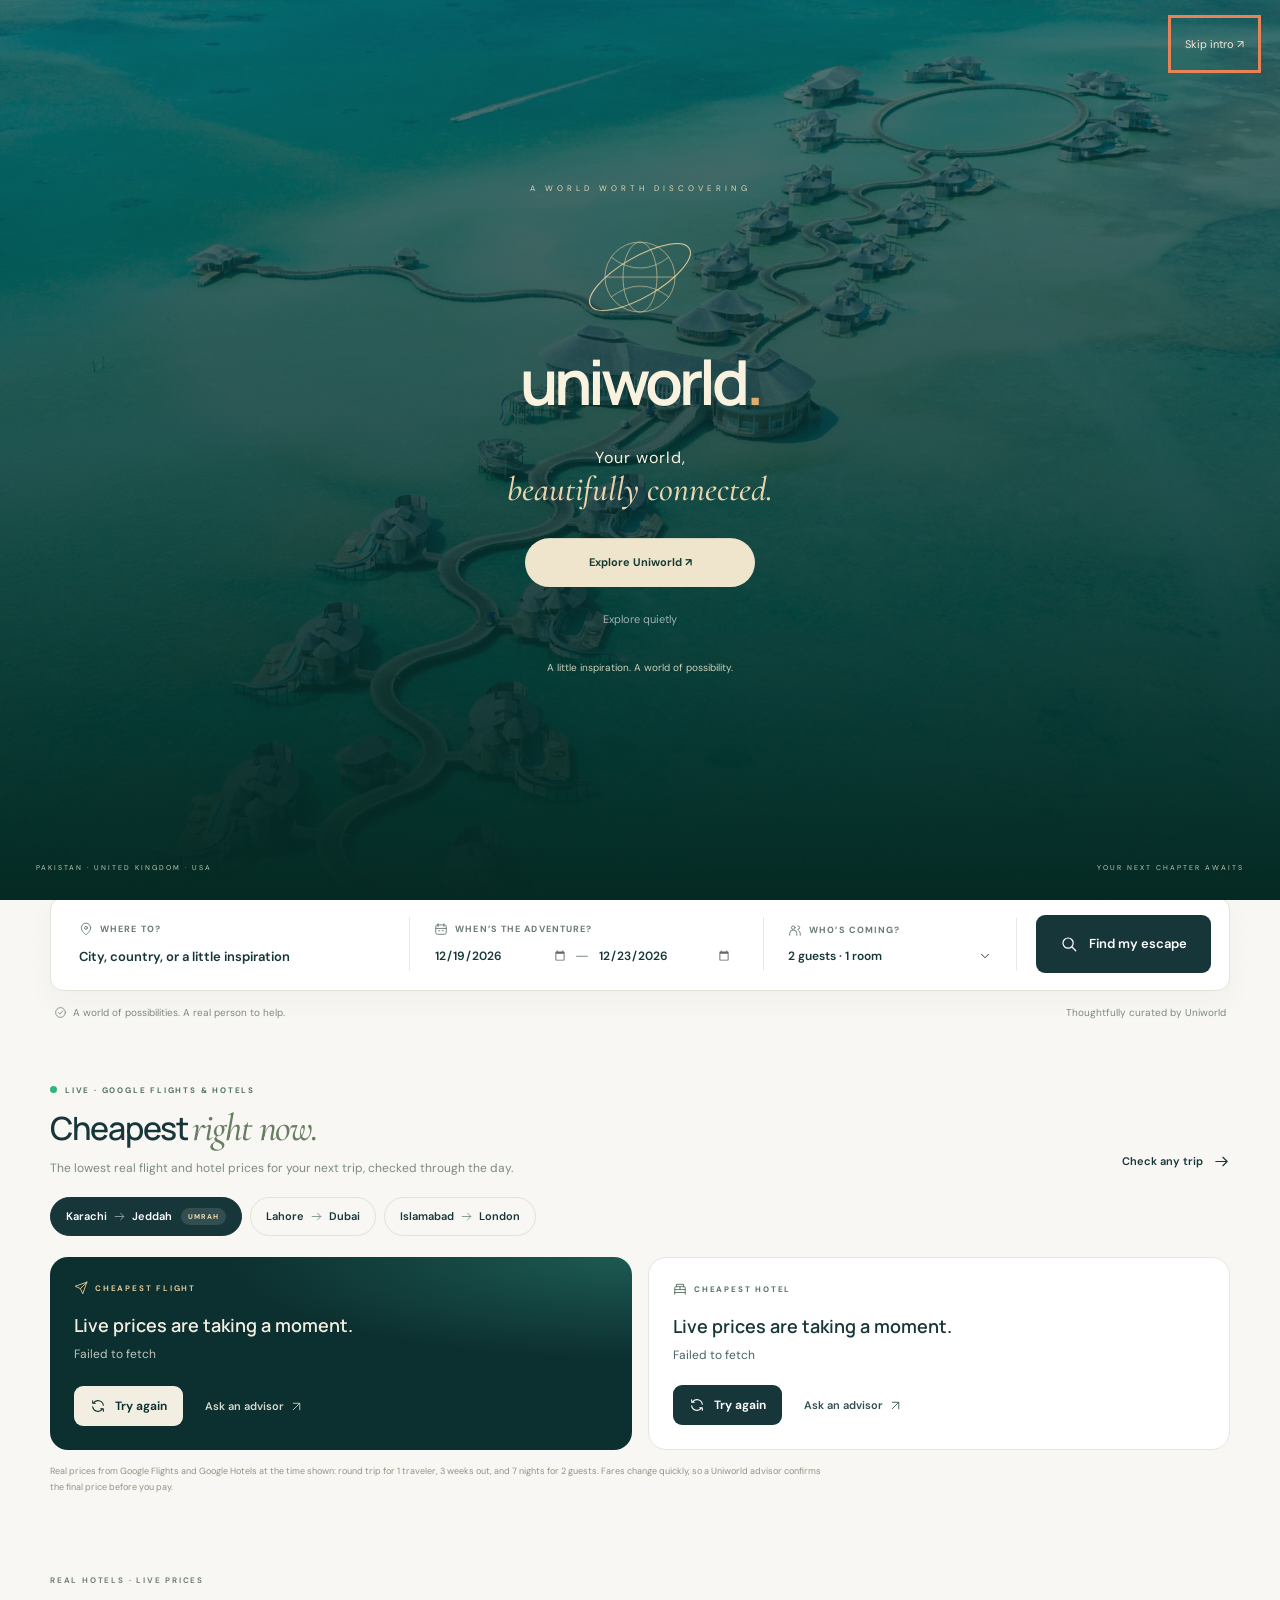
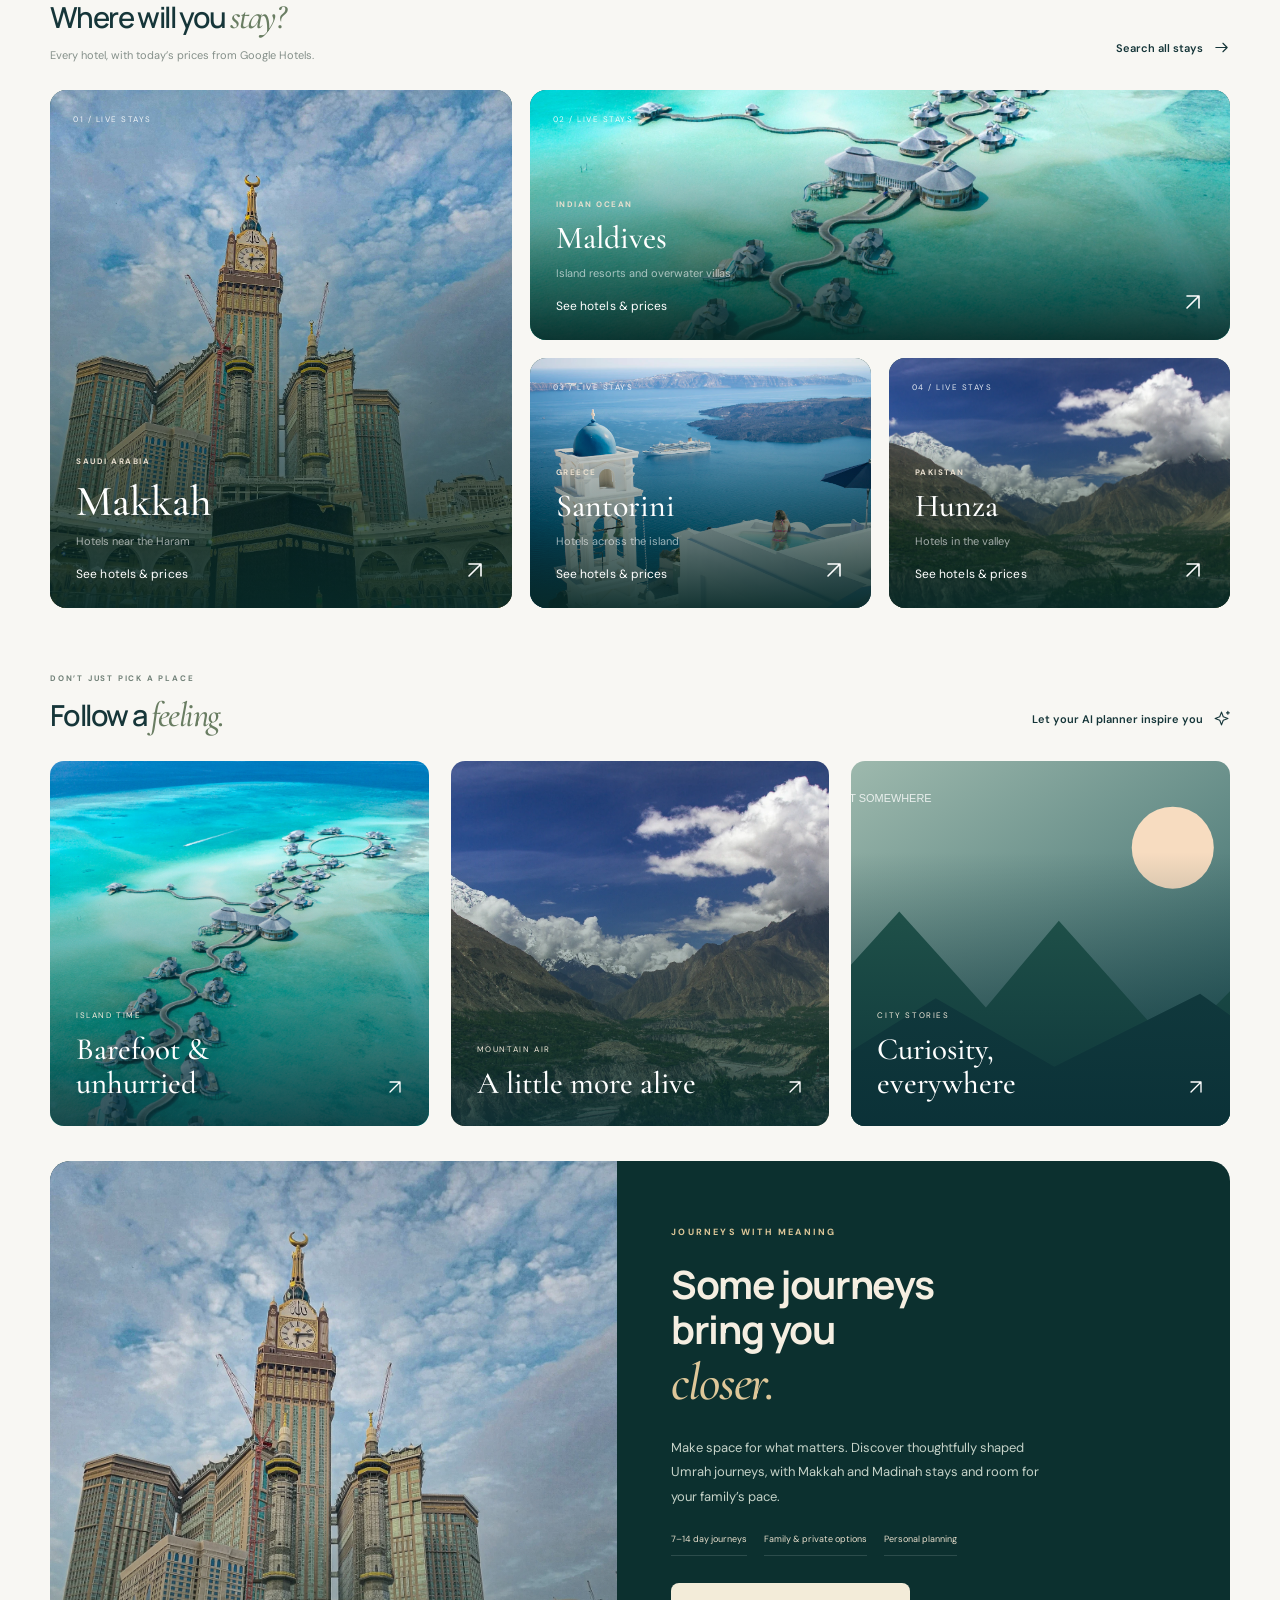
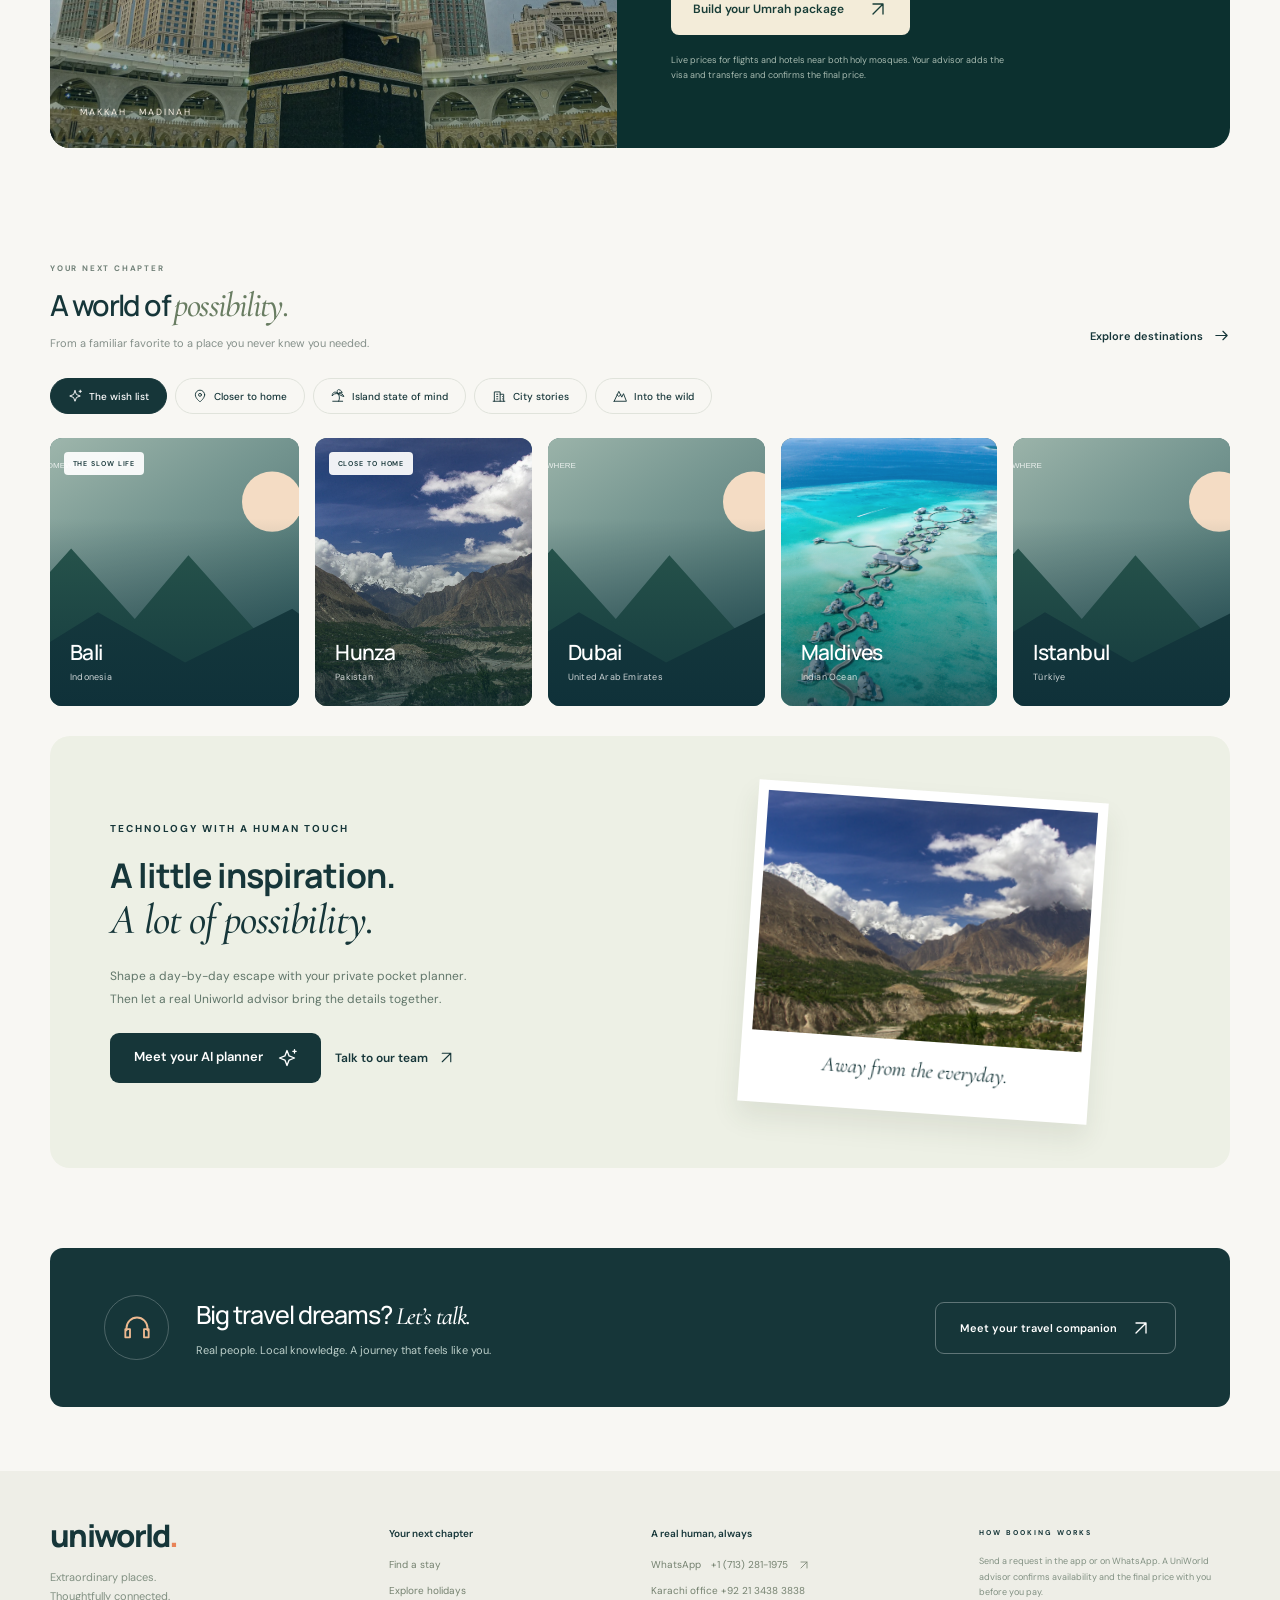
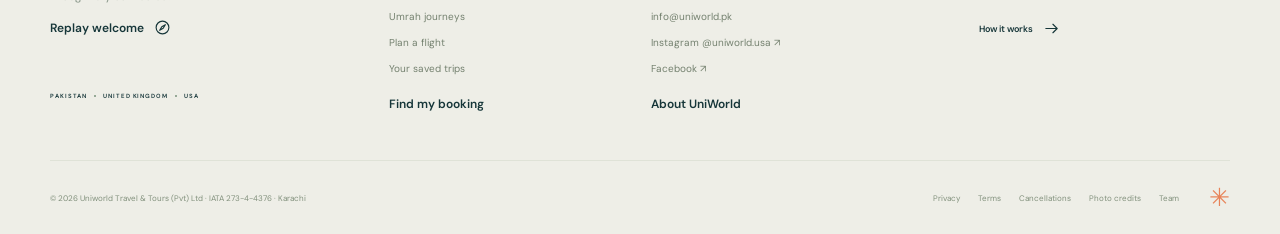
<file: index.html>
<!doctype html>
<html lang="en">
<head>
  <meta charset="UTF-8" />
  <meta name="viewport" content="width=device-width, initial-scale=1.0, viewport-fit=cover" />
  <meta name="theme-color" content="#173f42" />
  <meta name="description" content="UniWorld Travel &amp; Tours: Umrah packages, flights and hotels with live prices, and real advisors on WhatsApp. IATA-accredited travel company from Karachi, serving travelers since 2016, with UK and USA lines." />
  <meta property="og:title" content="UniWorld Travel &amp; Tours — Umrah, flights and hotels" />
  <meta property="og:description" content="Live Umrah package prices, real fares and hotels near the Haram. Talk to a real UniWorld advisor on WhatsApp." />
  <meta property="og:image" content="https://abdeeznuts.github.io/assets/og-makkah.jpg" /><meta property="og:image:width" content="1200" /><meta property="og:image:height" content="630" /><meta property="og:type" content="website" /><meta property="og:site_name" content="UniWorld Travel &amp; Tours" /><meta name="twitter:card" content="summary_large_image" />
  <meta property="og:url" content="https://abdeeznuts.github.io/" />
  <title>UniWorld Travel &amp; Tours — Umrah, flights and hotels</title>
  <link rel="canonical" href="https://abdeeznuts.github.io/" />
  <script type="application/ld+json">{"@context":"https://schema.org","@type":"TravelAgency","name":"UniWorld Travel & Tours","legalName":"Uniworld Travel & Tours (Private) Limited","url":"https://abdeeznuts.github.io/","logo":"https://abdeeznuts.github.io/icon-512.png","image":"https://abdeeznuts.github.io/assets/og-makkah.jpg","email":"info@uniworld.pk","telephone":"+92 21 3438 3838","address":{"@type":"PostalAddress","streetAddress":"Shop No. 2, Arab Tower, Plot No. 152/A, Block-2, P.E.C.H.S.","addressLocality":"Karachi","addressRegion":"Sindh","addressCountry":"PK"},"areaServed":["PK","GB","US"],"sameAs":["https://uniworld.pk/","https://www.instagram.com/uniworld.pk/","https://www.facebook.com/Uniworld.pk/","https://www.instagram.com/uniworld.usa/","https://www.linkedin.com/company/uniworld-travel-and-tours-pk/"]}</script>
  <meta name="apple-mobile-web-app-capable" content="yes" /><meta name="apple-mobile-web-app-title" content="Uniworld" /><link rel="apple-touch-icon" href="/icon-192.png" /><link rel="icon" type="image/svg+xml" href="icon.svg" />
  <link rel="manifest" href="manifest.webmanifest" />
  <link rel="preconnect" href="https://fonts.googleapis.com" />
  <link rel="preconnect" href="https://fonts.gstatic.com" crossorigin />
  <link rel="preconnect" href="https://images.unsplash.com" />
  <link href="https://fonts.googleapis.com/css2?family=DM+Sans:wght@400;450;500;550;600;650;700&family=Manrope:wght@400;500;600;650;700;750;800&family=Cormorant+Garamond:ital,wght@1,500;1,600&display=swap" rel="stylesheet" />
  <link rel="stylesheet" href="styles.css" /><link rel="stylesheet" href="journeys.css" /><link rel="stylesheet" href="voice-planner.css" /><link rel="stylesheet" href="live-rates.css" /><link rel="stylesheet" href="requests.css" /><link rel="stylesheet" href="listings.css" /><link rel="stylesheet" href="umrah.css" /><link rel="preload" as="image" href="/assets/makkah.webp" />
  <script type="module" src="app.js"></script>
</head>
<body>
  <a class="skip-link" href="#main">Skip to content</a>
  <header class="site-header"><div class="header-inner">
    <a href="#home" class="brand" aria-label="Uniworld home"><span class="brand-symbol" aria-hidden="true"><svg viewBox="0 0 40 40"><circle cx="20" cy="20" r="15"/><ellipse cx="20" cy="20" rx="7" ry="15"/><path d="M5 20h30M8 11q12 7 24 0M8 29q12-7 24 0"/><path class="orbit" d="M3 30C-3 14 34-5 38 10"/></svg></span><span>uniworld<span class="brand-dot">.</span><small>YOUR WORLD, BEAUTIFULLY CONNECTED</small></span></a>
    <nav class="main-nav" aria-label="Main navigation"><a href="#home" class="active" data-nav="home">Discover</a><a href="#stays" data-nav="stays">Stays</a><a href="#holidays" data-nav="holidays">Holidays</a><a href="#umrah" data-nav="umrah">Umrah</a><a href="#trips" data-nav="trips">My trips</a></nav>
    <div class="header-actions"><button class="currency-button" id="currencyButton" aria-label="Change market and currency"><span data-icon="globe"></span><span id="currencyLabel">PKR</span><span data-icon="chevron-down"></span></button><button class="icon-button saved-nav" id="savedButton" aria-label="View saved stays"><span data-icon="heart"></span><i id="savedCount" hidden>0</i></button><button class="dark-button compact" id="advisorButton">Let’s talk travel <span data-icon="arrow-up-right"></span></button><button class="icon-button mobile-menu" id="menuButton" aria-label="Open menu" aria-expanded="false"><span data-icon="menu"></span></button></div>
  </div></header>
  <div class="demo-bar"><span><i></i> REAL PRICES · REAL ADVISORS <span class="demo-extra">· Pay only when your trip is confirmed</span></span><button data-action="install">Get the app ↗</button></div><main id="main" tabindex="-1"></main>
  <footer class="site-footer"><div class="footer-top wrap"><div><a class="brand footer-brand" href="#home">uniworld<span class="brand-dot">.</span></a><p>Extraordinary places.<br>Thoughtfully connected.</p><button class="text-button" data-action="replay-intro">Replay welcome <span data-icon="volume-2"></span></button><div class="market-label">PAKISTAN <i></i> UNITED KINGDOM <i></i> USA</div></div><div><h3>Your next chapter</h3><a href="#stays">Find a stay</a><a href="#holidays">Explore holidays</a><a href="#umrah">Umrah journeys</a><a href="#flights">Plan a flight</a><a href="#trips">Your saved trips</a><button class="text-button footer-find" data-action="find-booking">Find my booking</button></div><div><h3>A real human, always</h3><a href="https://wa.me/17132811975" target="_blank" rel="noopener" data-wa-link>WhatsApp <span data-wa-number>+1 (713) 281-1975</span> <span data-icon="arrow-up-right"></span></a><a href="tel:+922134383838">Karachi office +92 21 3438 3838</a><a href="mailto:info@uniworld.pk">info@uniworld.pk</a><a href="https://www.instagram.com/uniworld.usa/" target="_blank" rel="noopener">Instagram @uniworld.usa ↗</a><a href="https://www.facebook.com/Uniworld.pk/" target="_blank" rel="noopener">Facebook ↗</a><button class="text-button footer-find" data-action="about-us">About UniWorld</button></div><div class="footer-note"><span class="eyebrow">HOW BOOKING WORKS</span><p>Send a request in the app or on WhatsApp. A UniWorld advisor confirms availability and the final price with you before you pay.</p><button class="text-button" data-action="about-preview">How it works <span data-icon="arrow-right"></span></button></div></div><div class="footer-bottom wrap"><span>© 2026 Uniworld Travel &amp; Tours (Pvt) Ltd · IATA 273-4-4376 · Karachi</span><div><button data-action="privacy">Privacy</button><button data-action="terms">Terms</button><button data-action="refunds">Cancellations</button><button data-action="credits">Photo credits</button><a href="#staff">Team</a><span class="footer-sun" aria-hidden="true">✳︎</span></div></div></footer>
  <button class="concierge-launcher" id="conciergeButton" aria-label="Open trip inspiration planner"><span data-icon="sparkles"></span><span>Plan a trip with AI</span><span data-icon="arrow-up-right"></span></button>
  <nav class="mobile-dock" aria-label="App navigation"><a href="#home"><span data-icon="compass"></span>Explore</a><a href="#umrah"><span data-icon="sparkles"></span>Umrah</a><a href="#flights"><span data-icon="plane"></span>Flights</a><a href="#stays"><span data-icon="bed"></span>Hotels</a><a href="#trips"><span data-icon="calendar"></span>My trips</a></nav><dialog id="modal" aria-labelledby="modalTitle"><button class="modal-close icon-button" aria-label="Close dialog"><span data-icon="x"></span></button><div id="modalContent"></div></dialog>
  <div id="toast" role="status" aria-live="polite"></div>
  <noscript><p class="wrap">Please enable JavaScript to search stays and plan your trip.</p></noscript>
</body>
</html>
</file>
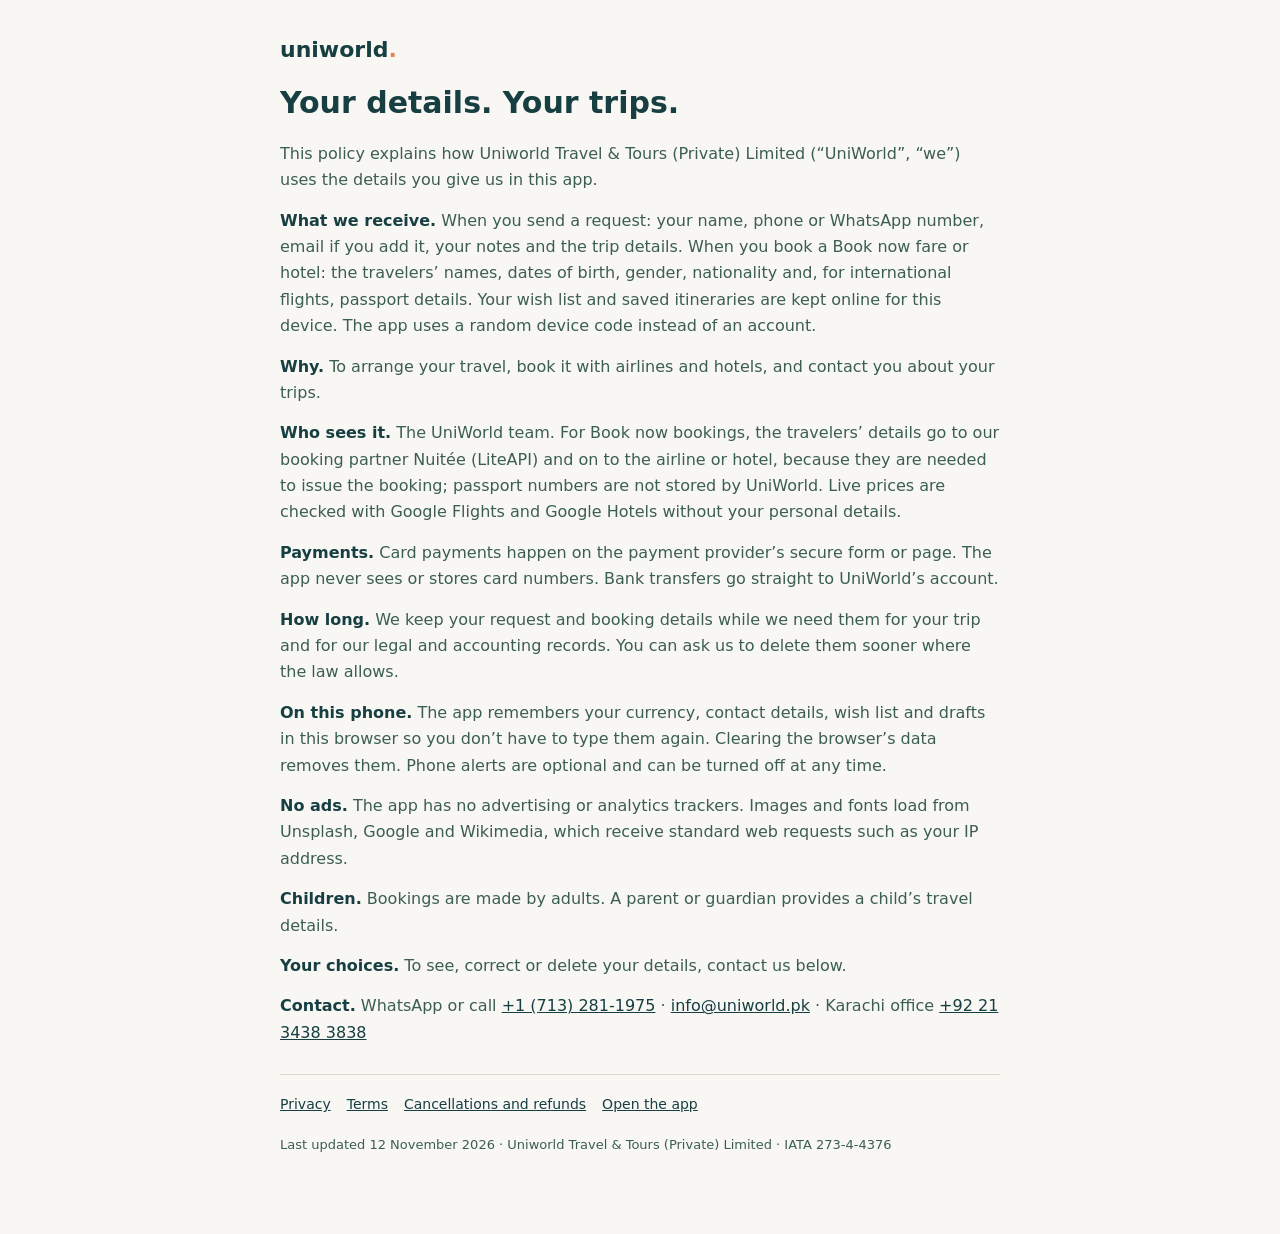
<file: privacy.html>
<!doctype html>
<html lang="en"><head><meta charset="utf-8"><meta name="viewport" content="width=device-width, initial-scale=1">
<title>Privacy policy — UniWorld Travel &amp; Tours</title><meta name="description" content="How UniWorld Travel & Tours uses the details you give in its app.">
<link rel="icon" href="/icon.svg" type="image/svg+xml">
<style>body{margin:0;background:#f8f7f3;color:#173f42;font:16px/1.65 system-ui,-apple-system,Segoe UI,Roboto,sans-serif}main{max-width:720px;margin:0 auto;padding:32px 20px 64px}h1,h2{font-size:30px;line-height:1.15;margin:18px 0 20px}h3{margin:26px 0 8px}p{margin:0 0 14px;color:#3c5e52}b{color:#173f42}a{color:#173f42}.top{font-weight:700;font-size:22px;text-decoration:none}.top i{color:#e88358;font-style:normal}nav{margin-top:28px;padding-top:18px;border-top:1px solid #dcd8cd;font-size:14px}nav a{margin-right:16px}</style></head>
<body><main><a class="top" href="/">uniworld<i>.</i></a>
<h2 id="modalTitle" tabindex="-1">Your details. Your trips.</h2><p>This policy explains how Uniworld Travel &amp; Tours (Private) Limited (“UniWorld”, “we”) uses the details you give us in this app.</p><p><b>What we receive.</b> When you send a request: your name, phone or WhatsApp number, email if you add it, your notes and the trip details. When you book a Book now fare or hotel: the travelers’ names, dates of birth, gender, nationality and, for international flights, passport details. Your wish list and saved itineraries are kept online for this device. The app uses a random device code instead of an account.</p><p><b>Why.</b> To arrange your travel, book it with airlines and hotels, and contact you about your trips.</p><p><b>Who sees it.</b> The UniWorld team. For Book now bookings, the travelers’ details go to our booking partner Nuitée (LiteAPI) and on to the airline or hotel, because they are needed to issue the booking; passport numbers are not stored by UniWorld. Live prices are checked with Google Flights and Google Hotels without your personal details.</p><p><b>Payments.</b> Card payments happen on the payment provider’s secure form or page. The app never sees or stores card numbers. Bank transfers go straight to UniWorld’s account.</p><p><b>How long.</b> We keep your request and booking details while we need them for your trip and for our legal and accounting records. You can ask us to delete them sooner where the law allows.</p><p><b>On this phone.</b> The app remembers your currency, contact details, wish list and drafts in this browser so you don’t have to type them again. Clearing the browser’s data removes them. Phone alerts are optional and can be turned off at any time.</p><p><b>No ads.</b> The app has no advertising or analytics trackers. Images and fonts load from Unsplash, Google and Wikimedia, which receive standard web requests such as your IP address.</p><p><b>Children.</b> Bookings are made by adults. A parent or guardian provides a child’s travel details.</p><p><b>Your choices.</b> To see, correct or delete your details, contact us below.</p><p><b>Contact.</b> WhatsApp or call <a href="https://wa.me/17132811975" target="_blank" rel="noopener">+1 (713) 281-1975</a> · <a href="mailto:info@uniworld.pk">info@uniworld.pk</a> · Karachi office <a href="tel:+922134383838">+92 21 3438 3838</a></p>
<nav><a href="/privacy.html">Privacy</a><a href="/terms.html">Terms</a><a href="/refunds.html">Cancellations and refunds</a><a href="/">Open the app</a></nav>
<p style="font-size:13px;margin-top:18px">Last updated 12 November 2026 · Uniworld Travel &amp; Tours (Private) Limited · IATA 273-4-4376</p></main></body></html>
</file>
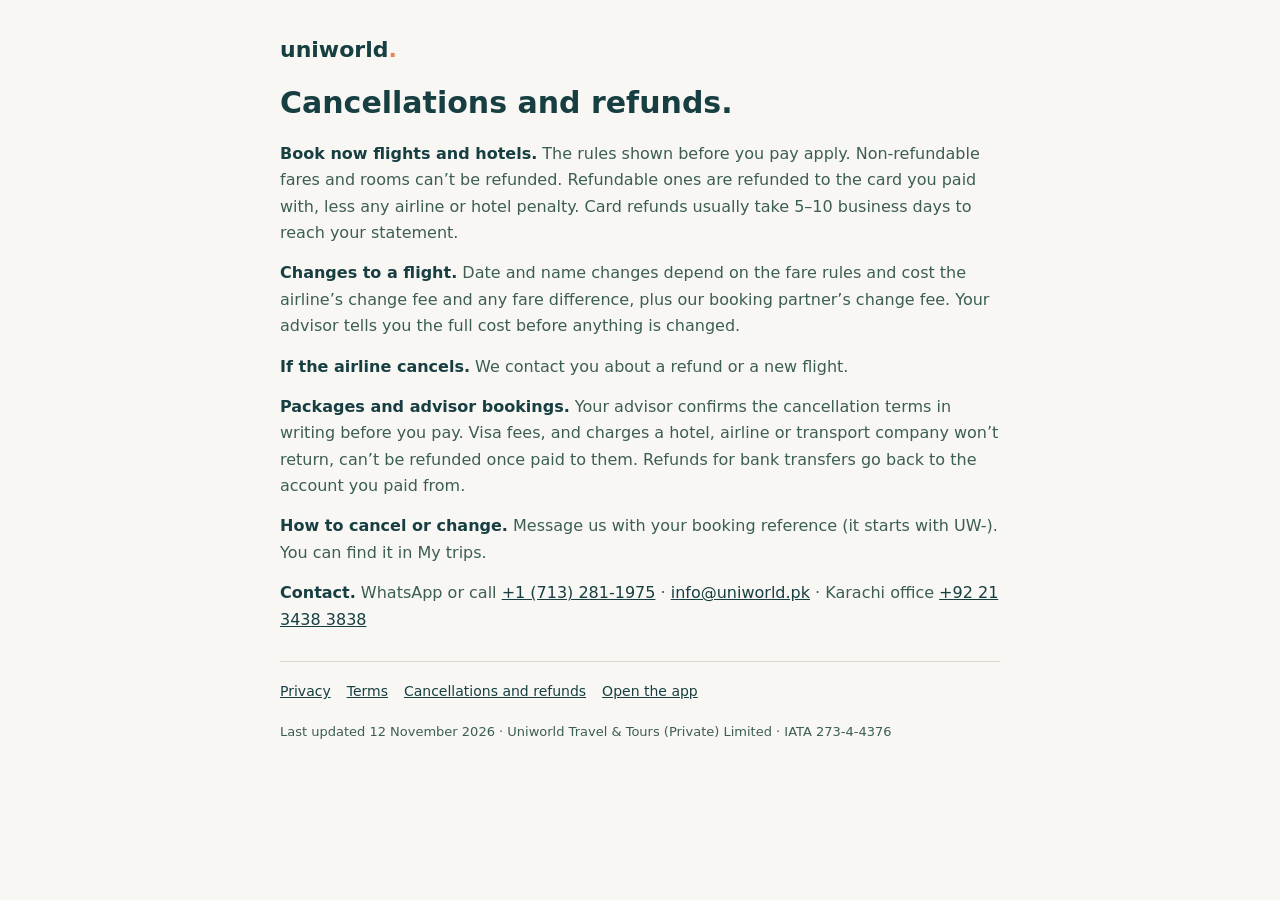
<file: refunds.html>
<!doctype html>
<html lang="en"><head><meta charset="utf-8"><meta name="viewport" content="width=device-width, initial-scale=1">
<title>Cancellations and refunds — UniWorld Travel &amp; Tours</title><meta name="description" content="How cancellations, changes and refunds work with UniWorld Travel & Tours.">
<link rel="icon" href="/icon.svg" type="image/svg+xml">
<style>body{margin:0;background:#f8f7f3;color:#173f42;font:16px/1.65 system-ui,-apple-system,Segoe UI,Roboto,sans-serif}main{max-width:720px;margin:0 auto;padding:32px 20px 64px}h1,h2{font-size:30px;line-height:1.15;margin:18px 0 20px}h3{margin:26px 0 8px}p{margin:0 0 14px;color:#3c5e52}b{color:#173f42}a{color:#173f42}.top{font-weight:700;font-size:22px;text-decoration:none}.top i{color:#e88358;font-style:normal}nav{margin-top:28px;padding-top:18px;border-top:1px solid #dcd8cd;font-size:14px}nav a{margin-right:16px}</style></head>
<body><main><a class="top" href="/">uniworld<i>.</i></a>
<h2 id="modalTitle" tabindex="-1">Cancellations and refunds.</h2><p><b>Book now flights and hotels.</b> The rules shown before you pay apply. Non-refundable fares and rooms can’t be refunded. Refundable ones are refunded to the card you paid with, less any airline or hotel penalty. Card refunds usually take 5–10 business days to reach your statement.</p><p><b>Changes to a flight.</b> Date and name changes depend on the fare rules and cost the airline’s change fee and any fare difference, plus our booking partner’s change fee. Your advisor tells you the full cost before anything is changed.</p><p><b>If the airline cancels.</b> We contact you about a refund or a new flight.</p><p><b>Packages and advisor bookings.</b> Your advisor confirms the cancellation terms in writing before you pay. Visa fees, and charges a hotel, airline or transport company won’t return, can’t be refunded once paid to them. Refunds for bank transfers go back to the account you paid from.</p><p><b>How to cancel or change.</b> Message us with your booking reference (it starts with UW-). You can find it in My trips.</p><p><b>Contact.</b> WhatsApp or call <a href="https://wa.me/17132811975" target="_blank" rel="noopener">+1 (713) 281-1975</a> · <a href="mailto:info@uniworld.pk">info@uniworld.pk</a> · Karachi office <a href="tel:+922134383838">+92 21 3438 3838</a></p>
<nav><a href="/privacy.html">Privacy</a><a href="/terms.html">Terms</a><a href="/refunds.html">Cancellations and refunds</a><a href="/">Open the app</a></nav>
<p style="font-size:13px;margin-top:18px">Last updated 12 November 2026 · Uniworld Travel &amp; Tours (Private) Limited · IATA 273-4-4376</p></main></body></html>
</file>
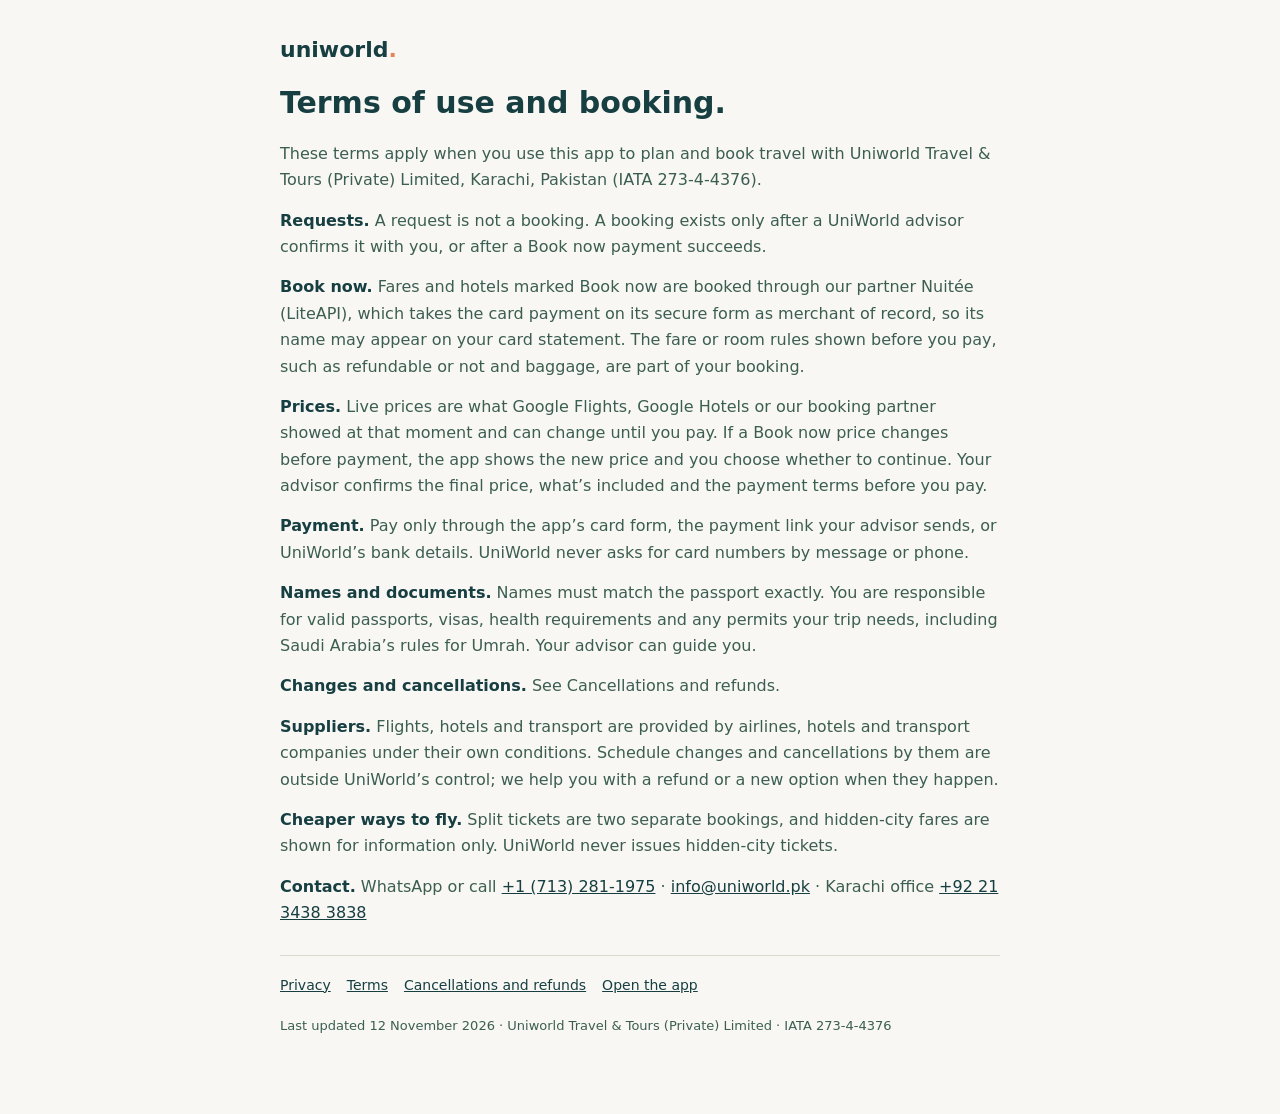
<file: terms.html>
<!doctype html>
<html lang="en"><head><meta charset="utf-8"><meta name="viewport" content="width=device-width, initial-scale=1">
<title>Terms of use and booking — UniWorld Travel &amp; Tours</title><meta name="description" content="Terms for planning and booking travel with UniWorld Travel & Tours.">
<link rel="icon" href="/icon.svg" type="image/svg+xml">
<style>body{margin:0;background:#f8f7f3;color:#173f42;font:16px/1.65 system-ui,-apple-system,Segoe UI,Roboto,sans-serif}main{max-width:720px;margin:0 auto;padding:32px 20px 64px}h1,h2{font-size:30px;line-height:1.15;margin:18px 0 20px}h3{margin:26px 0 8px}p{margin:0 0 14px;color:#3c5e52}b{color:#173f42}a{color:#173f42}.top{font-weight:700;font-size:22px;text-decoration:none}.top i{color:#e88358;font-style:normal}nav{margin-top:28px;padding-top:18px;border-top:1px solid #dcd8cd;font-size:14px}nav a{margin-right:16px}</style></head>
<body><main><a class="top" href="/">uniworld<i>.</i></a>
<h2 id="modalTitle" tabindex="-1">Terms of use and booking.</h2><p>These terms apply when you use this app to plan and book travel with Uniworld Travel &amp; Tours (Private) Limited, Karachi, Pakistan (IATA 273-4-4376).</p><p><b>Requests.</b> A request is not a booking. A booking exists only after a UniWorld advisor confirms it with you, or after a Book now payment succeeds.</p><p><b>Book now.</b> Fares and hotels marked Book now are booked through our partner Nuitée (LiteAPI), which takes the card payment on its secure form as merchant of record, so its name may appear on your card statement. The fare or room rules shown before you pay, such as refundable or not and baggage, are part of your booking.</p><p><b>Prices.</b> Live prices are what Google Flights, Google Hotels or our booking partner showed at that moment and can change until you pay. If a Book now price changes before payment, the app shows the new price and you choose whether to continue. Your advisor confirms the final price, what’s included and the payment terms before you pay.</p><p><b>Payment.</b> Pay only through the app’s card form, the payment link your advisor sends, or UniWorld’s bank details. UniWorld never asks for card numbers by message or phone.</p><p><b>Names and documents.</b> Names must match the passport exactly. You are responsible for valid passports, visas, health requirements and any permits your trip needs, including Saudi Arabia’s rules for Umrah. Your advisor can guide you.</p><p><b>Changes and cancellations.</b> See Cancellations and refunds.</p><p><b>Suppliers.</b> Flights, hotels and transport are provided by airlines, hotels and transport companies under their own conditions. Schedule changes and cancellations by them are outside UniWorld’s control; we help you with a refund or a new option when they happen.</p><p><b>Cheaper ways to fly.</b> Split tickets are two separate bookings, and hidden-city fares are shown for information only. UniWorld never issues hidden-city tickets.</p><p><b>Contact.</b> WhatsApp or call <a href="https://wa.me/17132811975" target="_blank" rel="noopener">+1 (713) 281-1975</a> · <a href="mailto:info@uniworld.pk">info@uniworld.pk</a> · Karachi office <a href="tel:+922134383838">+92 21 3438 3838</a></p>
<nav><a href="/privacy.html">Privacy</a><a href="/terms.html">Terms</a><a href="/refunds.html">Cancellations and refunds</a><a href="/">Open the app</a></nav>
<p style="font-size:13px;margin-top:18px">Last updated 12 November 2026 · Uniworld Travel &amp; Tours (Private) Limited · IATA 273-4-4376</p></main></body></html>
</file>
<file: styles.css>
/* Uniworld — an editorial travel system */
:root{--ink:#163639;--ink-soft:#557072;--accent:#e88358;--paper:#f8f7f3;--line:#e5e7e0;--green:#204e45;--white:#fff;--radius:18px;--shadow:0 18px 55px #14353613;font-family:'DM Sans',sans-serif;color:var(--ink);background:var(--paper);font-synthesis:none}
*{box-sizing:border-box}html{scroll-behavior:smooth;scroll-padding-top:100px}body{margin:0}button,input,select,textarea{font:inherit}button,a,input,select,textarea{-webkit-tap-highlight-color:transparent}button{cursor:pointer;color:inherit}button:disabled{cursor:not-allowed;opacity:.42}a{color:inherit;text-decoration:none}button{border:0;background:none}button, a{touch-action:manipulation}img{display:block;width:100%;height:100%;object-fit:cover}h1,h2,h3,h4,p{margin:0}h1,h2,h3,h4{font-family:'Manrope',sans-serif}p{line-height:1.65}.wrap{width:min(1280px,calc(100% - 100px));margin-inline:auto}.icon{width:20px;height:20px;display:inline-block;vertical-align:middle;fill:none;stroke:currentColor;stroke-width:1.6;stroke-linecap:round;stroke-linejoin:round;flex-shrink:0}[data-icon]{display:inline-flex;align-items:center;justify-content:center}.eyebrow{font-size:10px;letter-spacing:2px;font-weight:700;display:block}.serif{font-family:'Cormorant Garamond',serif;font-style:italic;font-weight:500}button:focus-visible,a:focus-visible{outline:3px solid #e88358;outline-offset:4px}input:focus,select:focus,textarea:focus{outline:2px solid #a7c5bb;outline-offset:2px}.skip-link{position:fixed;left:20px;top:-60px;z-index:100;background:var(--ink);color:#fff;padding:12px}.skip-link:focus{top:10px}.site-header{height:92px;background:var(--paper);z-index:40;position:relative;border-bottom:1px solid #16363908}.header-inner{height:100%;width:calc(100% - 100px);max-width:1440px;margin:auto;display:flex;align-items:center;justify-content:space-between;gap:24px}.brand{display:flex;align-items:center;font-family:'Manrope',sans-serif;font-size:30px;letter-spacing:-1.7px;font-weight:800;line-height:1;gap:8px}.brand-symbol{width:42px;height:42px;display:block}.brand-symbol svg{fill:none;stroke:var(--ink);stroke-width:1.5}.brand-symbol .orbit{stroke:var(--accent);stroke-width:2}.brand-dot{color:var(--accent)}.brand small{display:block;font-family:'DM Sans',sans-serif;font-size:5.8px;letter-spacing:1.7px;margin-top:7px;font-weight:600}.main-nav{display:flex;align-items:center;gap:31px;font-size:13px;font-weight:500;margin-left:auto;margin-right:30px}.main-nav a{position:relative;padding:18px 0}.main-nav a.active:after{content:'';position:absolute;bottom:6px;left:50%;width:4px;height:4px;border-radius:50%;background:var(--accent)}.main-nav a:hover{color:var(--accent)}.header-actions{display:flex;gap:18px;align-items:center}.currency-button{display:flex;align-items:center;gap:8px;font-size:12px;font-weight:600;padding:10px 0}.currency-button .icon{width:16px}.currency-button [data-icon=chevron-down] .icon{width:11px}.icon-button{display:inline-flex;align-items:center;justify-content:center;width:42px;height:42px;border-radius:50%;transition:background .2s}.icon-button:hover{background:#1636390b}.saved-nav{position:relative}.saved-nav i{position:absolute;right:0;top:0;background:var(--accent);border:2px solid var(--paper);font-size:9px;font-style:normal;width:19px;height:19px;line-height:15px;border-radius:50%}.dark-button,.accent-button,.outline-button{display:inline-flex;justify-content:center;align-items:center;gap:14px;padding:15px 24px;border-radius:9px;font-weight:600;font-size:13px;transition:transform .2s,background .2s;line-height:1.3}.dark-button{background:var(--ink);color:#fff}.dark-button:hover{background:#245458;transform:translateY(-1px)}.accent-button{background:var(--accent);color:#132c2c}.accent-button:hover{background:#f3976e;transform:translateY(-1px)}.outline-button{border:1px solid #ccd5cd}.outline-button:hover{background:#e9eee8}.compact{padding:13px 16px;font-size:11px}.compact .icon{width:15px;height:15px}.mobile-menu{display:none}.text-button{display:inline-flex;align-items:center;gap:10px;font-size:12px;padding:8px 0;font-weight:600}.text-button .icon{width:17px;height:17px}.text-button:hover{color:var(--accent)}
.hero{position:relative;margin:0 22px;height:596px;border-radius:16px;isolation:isolate;background:#397d82;color:#fff;overflow:hidden}.hero-image{position:absolute;inset:0;z-index:-3;overflow:hidden}.hero-image img{object-position:50% 62%;animation:drift 28s ease-in-out infinite alternate;filter:saturate(.83)}.hero:after{content:'';position:absolute;inset:0;background:linear-gradient(90deg,#062f3b95,transparent 85%),linear-gradient(0deg,#082e3e65,transparent 70%);z-index:-2}.hero-content{max-width:1280px;width:calc(100% - 116px);margin:auto;padding-top:75px}.hero-overline{display:flex;align-items:center;gap:10px;letter-spacing:2px;font-size:9px;font-weight:600}.hero-overline .dot{width:6px;height:6px;background:#d1e7d0;border-radius:50%;box-shadow:0 0 0 5px #fff1}.hero h1{font-size:clamp(48px,4.8vw,76px);line-height:1.08;letter-spacing:-3.2px;font-weight:500;margin:21px 0 17px}.hero h1 .serif{font-size:1.2em;line-height:.98;letter-spacing:-2.5px}.hero-content>p{font-size:13px;line-height:1.75;color:#ffffffdc;max-width:340px}.hero-destination{position:absolute;right:58px;bottom:136px;text-align:right}.hero-destination .eyebrow{font-size:8px;letter-spacing:2px;margin-bottom:9px;color:#ffffffb0}.hero-destination strong{font-weight:500;font-size:14px}.hero-destination p{font-size:10px;margin-top:6px;color:#ffffffcc}.hero-controls{position:absolute;right:60px;top:41px;display:flex;gap:7px}.hero-controls button{height:3px;width:22px;background:#ffffff45;padding:0;transition:width .3s}.hero-controls button.active{width:42px;background:white}.hero-stamp{position:absolute;right:76px;top:155px;width:95px;height:95px;border:1px solid #ffffff80;border-radius:50%;display:flex;flex-direction:column;align-items:center;justify-content:center;transform:rotate(12deg);font-size:9px;letter-spacing:1.5px;line-height:1.9}.hero-stamp b{font-family:'Cormorant Garamond',serif;font-size:30px;font-weight:500;line-height:1.1}.search-shell{position:relative;z-index:5;margin-top:-128px}.search-tabs{display:flex;gap:5px;margin:0 0 13px 4px}.search-tabs button{padding:11px 18px;display:flex;gap:9px;align-items:center;color:white;font-size:12px;border-radius:24px}.search-tabs button .icon{width:16px;height:16px}.search-tabs button.active{background:#fff;color:var(--ink)}.search-tabs button:hover:not(.active){background:#ffffff18}.search-card{display:grid;grid-template-columns:1.35fr 1.4fr 1fr auto;align-items:center;padding:16px 18px;background:var(--white);border:1px solid #fff;border-radius:13px;box-shadow:0 12px 45px #08333a1c;min-height:94px;gap:0}.search-field{padding:5px 24px;position:relative;min-width:0;border-right:1px solid #e8e9e2}.search-field:first-child{padding-left:10px}.search-field>label,.field-label{display:flex;gap:7px;align-items:center;font-size:9px;font-weight:700;letter-spacing:1.1px;text-transform:uppercase;margin-bottom:9px;color:#697977}.search-field label .icon,.field-label .icon{width:14px;height:14px}.search-field input{border:none;background:transparent;padding:0;width:100%;font-size:13px;font-weight:600;color:var(--ink);outline:none}.search-field input::placeholder{color:var(--ink);opacity:1}.search-field input:focus{outline:none}.date-pair{display:flex;align-items:center;gap:9px}.date-pair input{min-width:0;font-size:12px;max-width:132px}.date-pair>span{color:#8b9995}.date-pair input::-webkit-calendar-picker-indicator{width:12px;opacity:.6;margin:0;padding:0;cursor:pointer}.guest-trigger{width:100%;display:flex;align-items:center;justify-content:space-between;padding:0;white-space:nowrap;font-size:12px;font-weight:600;gap:12px}.guest-trigger .icon{width:14px}.search-submit{height:58px;min-width:136px;gap:11px;font-size:13px;margin-left:19px}.search-submit .icon{width:18px}.search-note{display:flex;align-items:center;justify-content:space-between;font-size:10px;margin:15px 4px;color:#7a8985}.search-note span{display:flex;align-items:center;gap:6px}.search-note .icon{width:13px;height:13px}.guest-popover{position:absolute;right:0;top:79px;background:white;color:var(--ink);padding:22px;width:310px;border:1px solid var(--line);border-radius:14px;box-shadow:var(--shadow);z-index:30}.guest-row{display:flex;align-items:center;justify-content:space-between;margin-bottom:20px;font-size:13px}.guest-row small{display:block;font-size:10px;color:var(--ink-soft);margin-top:4px}.stepper{display:flex;align-items:center;gap:15px}.stepper button{width:30px;height:30px;border:1px solid #dce3dd;border-radius:50%;font-size:18px}.stepper output{min-width:14px;text-align:center}.guest-popover>.dark-button{width:100%;padding:12px}.promise-row{display:flex;align-items:center;justify-content:space-between;padding:29px 25px 33px;border-bottom:1px solid var(--line);margin-top:6px}.promise{display:flex;gap:12px;align-items:center}.promise>.icon{width:25px;height:25px;color:#59766a;stroke-width:1.3}.promise strong{display:block;font-size:11px;font-weight:600}.promise span{font-size:10px;color:#82918b;display:block;margin-top:5px}.promise-separator{height:24px;width:1px;background:var(--line)}
.section{padding-top:65px}.section-heading{display:flex;align-items:end;justify-content:space-between;gap:24px;margin-bottom:26px}.section-heading .eyebrow{color:#718178;font-size:8px;letter-spacing:1.8px;margin-bottom:12px}.section-heading h2{font-size:29px;line-height:1.3;letter-spacing:-1.2px;font-weight:550}.section-heading h2 .serif{font-size:1.2em}.section-heading p{font-size:11px;color:#85908a;margin-top:9px}.section-heading>.text-button{font-size:11px;white-space:nowrap}.chip-row{display:flex;gap:8px;margin:0 0 24px;overflow-x:auto;scrollbar-width:none}.chip{display:flex;align-items:center;gap:7px;border:1px solid #e0e3db;background:transparent;border-radius:24px;font-size:10px;font-weight:500;padding:10px 17px;white-space:nowrap;transition:all .2s}.chip.active{background:var(--ink);border-color:var(--ink);color:#fff}.chip:hover:not(.active){background:#e9eee5}.chip .icon{width:14px;height:14px}.destinations-grid{display:grid;grid-template-columns:1.15fr 1fr 1fr 1fr 1fr;gap:16px}.destination-card{position:relative;height:268px;overflow:hidden;border-radius:12px;text-align:left;color:#fff;padding:0;background:#436b67;isolation:isolate}.destination-card:after{content:'';position:absolute;inset:0;background:linear-gradient(0deg,#0a2b36b0,transparent 70%);z-index:-1}.destination-card img{position:absolute;z-index:-2;transition:transform .7s;filter:saturate(.88)}.destination-card:hover img{transform:scale(1.07)}.destination-card .destination-info{position:absolute;bottom:21px;left:20px;right:18px}.destination-card h3{font-size:21px;font-weight:550;letter-spacing:-.6px}.destination-card p{font-size:9px;margin-top:4px;color:#ffffffc9;letter-spacing:.2px}.destination-card .round-arrow{position:absolute;right:15px;bottom:26px;opacity:0;transform:translateX(-6px);transition:all .25s}.destination-card:hover .round-arrow{opacity:1;transform:translateX(0)}.round-arrow{width:29px;height:29px;border:1px solid #ffffff68;border-radius:50%;display:flex;align-items:center;justify-content:center}.round-arrow .icon{width:14px}.destination-tag{position:absolute;top:14px;left:14px;font-size:7px;letter-spacing:.9px;font-weight:600;background:#ffffffec;color:var(--ink);padding:7px 9px;border-radius:4px}.section-rule{display:flex;gap:10px;align-items:center;justify-content:center;margin-top:24px}.section-rule>span{height:2px;background:#d5dbd4;width:23px}.section-rule>span:first-child{width:43px;background:var(--ink)}.stays-grid{display:grid;grid-template-columns:repeat(4,1fr);gap:21px}.stay-card{min-width:0;position:relative}.stay-photo{height:219px;position:relative;border-radius:11px;overflow:hidden;background:#a9bfbb;cursor:pointer}.stay-photo img{transition:transform .8s;filter:saturate(.9)}.stay-card:hover .stay-photo img{transform:scale(1.05)}.save-button{position:absolute;right:12px;top:12px;width:33px;height:33px;background:#fffffff2;border-radius:50%;display:flex;align-items:center;justify-content:center;z-index:2}.save-button .icon{width:16px;height:16px}.save-button.saved{color:#be573c}.save-button.saved .icon{fill:#be573c}.stay-badge{position:absolute;top:15px;left:13px;max-width:calc(100% - 65px);font-size:8px;font-weight:500;background:white;border-radius:4px;padding:6px 8px}.stay-copy{padding:16px 2px 0}.stay-location{color:#81928b;font-size:9px;letter-spacing:.3px;display:flex;align-items:center;gap:4px;margin-bottom:7px}.stay-location .icon{width:11px;height:11px}.stay-title{font-family:'Manrope',sans-serif;font-size:14px;font-weight:650;letter-spacing:-.35px;padding:0;text-align:left;line-height:1.5}.stay-title:hover{color:#53826d}.stay-features{font-size:10px;color:#7e8c84;margin-top:5px}.stay-bottom{display:flex;justify-content:space-between;align-items:center;margin-top:18px}.stay-rating{display:flex;align-items:center;gap:5px;font-size:9px;color:#61786a}.stay-rating .icon{width:11px;height:11px;color:#d7904f;fill:#d7904f}.stay-price{text-align:right;font-size:9px;color:#7c8982}.stay-price b{font-size:13px;font-weight:700;color:var(--ink)}.stay-price small{display:block;font-size:8px;margin-top:2px}.collection-banner{margin-top:68px;display:grid;grid-template-columns:1fr 1.03fr;min-height:310px;border-radius:14px;overflow:hidden;background:#e9eee5}.collection-copy{padding:42px 50px;position:relative}.collection-copy .eyebrow{color:#557462;font-size:8px}.collection-copy h2{font-size:30px;line-height:1.25;letter-spacing:-1px;font-weight:500;margin-top:15px;max-width:330px}.collection-copy h2 .serif{font-size:1.25em}.collection-copy p{color:#718374;font-size:11px;max-width:290px;margin:13px 0 22px}.collection-copy .dark-button{padding:13px 18px;font-size:10px}.collection-photo{position:relative;overflow:hidden}.collection-photo img{object-position:center 48%;transition:transform 1s}.collection-banner:hover img{transform:scale(1.03)}.collection-photo .image-caption{position:absolute;right:19px;bottom:17px;display:flex;gap:6px;align-items:center;background:#173e4270;backdrop-filter:blur(8px);color:white;font-size:8px;border:1px solid #ffffff40;border-radius:5px;padding:8px 12px}.collection-photo .image-caption .icon{width:11px;height:11px}.editorial-grid{display:grid;grid-template-columns:1.3fr 1fr 1fr;gap:22px}.journal-card{display:block;text-align:left;padding:0}.journal-image{height:230px;border-radius:11px;overflow:hidden;position:relative;background:#9bada7}.journal-image img{transition:transform .8s}.journal-card:hover img{transform:scale(1.05)}.journal-copy .eyebrow{color:#79907f;font-size:7px;margin:19px 0 9px;letter-spacing:1.6px}.journal-copy h3{font-size:17px;line-height:1.45;font-weight:550;letter-spacing:-.4px}.journal-copy p{font-size:10px;color:#798a7e;margin-top:8px}.journal-copy .text-button{font-size:10px;margin-top:9px}.human-section{display:flex;justify-content:space-between;align-items:center;gap:40px;padding:47px 54px;background:var(--ink);color:white;border-radius:13px;margin:64px auto}.human-copy{display:flex;align-items:center;gap:27px}.human-icon{height:65px;width:65px;display:flex;align-items:center;justify-content:center;border:1px solid #ffffff3b;border-radius:50%;color:#edb990}.human-icon .icon{width:28px;height:28px}.human-section h2{font-size:25px;font-weight:500;letter-spacing:-1px}.human-section p{font-size:11px;color:#bccfca;margin-top:9px}.human-section .outline-button{color:#fff;border-color:#ffffff50;font-size:11px;white-space:nowrap}.human-section .outline-button:hover{background:#ffffff12}.site-footer{background:#eeeee7;padding-top:49px}.footer-top{display:grid;grid-template-columns:1.35fr 1fr 1.3fr 1.15fr;gap:44px;padding-bottom:40px}.footer-brand{font-size:31px;gap:0;display:inline-block;margin-bottom:17px}.footer-top p{font-size:11px;color:#819082;line-height:1.7}.market-label{display:flex;align-items:center;gap:7px;font-size:6px;font-weight:600;letter-spacing:.9px;margin-top:24px}.market-label i{width:2px;height:2px;background:#79927d;border-radius:50%}.footer-top h3{font-family:'DM Sans',sans-serif;font-size:10px;font-weight:600;margin:7px 0 18px}.footer-top>div>a:not(.brand){display:flex;gap:10px;align-items:center;font-size:10px;color:#74816f;margin-bottom:13px}.footer-top>div>a .icon{width:12px;height:12px}.footer-note .eyebrow{font-size:7px;margin:8px 0 17px}.footer-note p{font-size:9px}.footer-note .text-button{font-size:9px;margin-top:12px}.footer-bottom{border-top:1px solid #dfe2d7;display:flex;align-items:center;justify-content:space-between;padding-block:20px;font-size:8px;color:#81907c}.footer-bottom>div{display:flex;align-items:center;gap:18px}.footer-bottom button{font-size:8px;padding:0}.footer-sun{font-size:25px;color:var(--accent);margin-left:12px}.concierge-launcher{position:fixed;bottom:24px;right:25px;display:flex;align-items:center;gap:10px;background:#fff;color:var(--ink);border:1px solid #dde4db;border-radius:50px;box-shadow:0 6px 28px #15363715;padding:13px 16px;z-index:35;font-size:10px;font-weight:600}.concierge-launcher>[data-icon=sparkles]{color:var(--accent)}.concierge-launcher .icon{height:15px;width:15px}.concierge-launcher:hover{transform:translateY(-2px)}
/* Search, saved journeys and trip detail */
.page-heading{padding:51px 0 28px}.breadcrumb{font-size:10px;color:#829087;display:flex;gap:9px;margin-bottom:22px;align-items:center}.breadcrumb .icon{width:12px;height:12px}.page-heading h1{font-size:38px;letter-spacing:-1.5px;font-weight:550;line-height:1.2}.page-heading>p{font-size:12px;color:#7a8d83;margin-top:12px}.results-search{margin-top:0}.results-search .search-tabs{margin-bottom:17px}.results-search .search-tabs button{color:var(--ink);border:1px solid var(--line)}.results-search .search-tabs button.active{background:var(--ink);color:white}.results-search .search-note{display:none}.results-layout{display:grid;grid-template-columns:227px 1fr;gap:34px;margin-top:37px;padding-bottom:70px}.filter-sidebar{align-self:start;background:#fff;border:1px solid var(--line);padding:22px;border-radius:12px;position:sticky;top:20px}.filter-header{display:flex;justify-content:space-between;align-items:center;margin-bottom:22px}.filter-header h2{font-size:14px}.filter-header button{font-size:9px;text-decoration:underline}.filter-group{border-top:1px solid var(--line);padding-top:19px;margin-top:19px}.filter-group h3{font-size:11px;margin-bottom:14px}.filter-group label{display:flex;align-items:center;gap:8px;margin:13px 0;font-size:10px;color:#5b7368}.filter-group input[type=checkbox]{accent-color:var(--ink);width:14px;height:14px;margin:0}.filter-group input[type=range]{width:100%;accent-color:var(--ink)}.filter-price{display:flex;justify-content:space-between;font-size:10px;margin-top:6px}.results-toolbar{display:flex;justify-content:space-between;align-items:center;margin-bottom:19px;gap:12px}.results-toolbar p{font-size:11px}.results-toolbar select{border:1px solid #dde3da;padding:9px 26px 9px 10px;background:transparent;border-radius:7px;color:var(--ink);font-size:10px;max-width:180px}.results-toolbar>div{display:flex;align-items:center;gap:12px}.results-list{display:grid;grid-template-columns:repeat(3,1fr);gap:32px 20px}.results-list .stay-photo{height:195px}.results-list .stay-bottom{align-items:flex-end}.availability-note{font-size:10px;background:#eaf0e7;color:#56715e;border-radius:7px;padding:12px 15px;margin-bottom:23px;line-height:1.6}.availability-note .icon{width:13px;height:13px;margin-right:6px}.no-results{text-align:center;background:#fff;border:1px dashed #d9e1d5;border-radius:12px;padding:55px 24px;grid-column:1/-1}.no-results>.icon{width:34px;height:34px;margin-bottom:18px;color:#8ba597}.no-results h3{font-size:20px}.no-results p{font-size:12px;max-width:400px;margin:12px auto 20px;color:#7c8e82}.trips-page{padding-bottom:80px;min-height:65vh}.trip-tabs{margin:10px 0 30px;display:flex;gap:10px}.plan-card{background:#fff;border:1px solid var(--line);border-radius:12px;display:grid;grid-template-columns:170px 1fr auto;gap:24px;overflow:hidden;margin-bottom:18px;align-items:center;padding-right:22px}.plan-card>img{height:160px}.plan-card h3{font-size:18px;margin:8px 0}.plan-card p{font-size:11px;color:#7b8c80}.plan-card .eyebrow{font-size:8px;color:#8a997f}.plan-card-actions{display:flex;align-items:center;gap:12px}.preview-pill{display:inline-flex;border:1px solid #e1c9b0;background:#fff6e9;color:#906841;border-radius:30px;padding:6px 10px;font-size:8px;gap:5px;align-items:center}.preview-pill .icon{width:11px;height:11px}.view-all-banner{padding:28px;background:#e9eee6;border-radius:11px;margin-top:32px;display:flex;align-items:center;justify-content:space-between}.view-all-banner p{font-size:12px}.package-card .stay-photo{height:270px}.package-card .stay-title{font-size:18px}.package-card .stay-features{line-height:1.7}.packages-grid{display:grid;grid-template-columns:repeat(3,1fr);gap:25px;padding-bottom:55px}.flight-panel{display:grid;grid-template-columns:1.1fr 1fr;gap:0;border-radius:14px;background:white;overflow:hidden;margin:0 auto 70px;border:1px solid var(--line)}.flight-copy{padding:45px}.flight-copy h2{font-size:25px;line-height:1.4;margin:16px 0}.flight-copy p{font-size:12px;color:#7b8d80}.flight-visual{min-height:470px}.flight-form{display:grid;grid-template-columns:1fr 1fr;gap:16px;margin-top:25px}.flight-form .full{grid-column:1/-1}.flight-form label{font-size:10px;font-weight:600;display:block;margin-bottom:8px}.field-input{border:1px solid #dce2d8;background:#fff;border-radius:8px;padding:13px 14px;color:var(--ink);font-size:12px;width:100%;min-width:0}.form-error{color:#ac4333;font-size:11px;line-height:1.6;margin-top:10px}.form-help{color:#819184;font-size:10px;line-height:1.6;margin-top:9px}.flight-route{display:flex;justify-content:space-between;align-items:center;margin:22px 0;background:#f3f5ee;padding:24px;border-radius:10px}.flight-route b{font-size:22px}.flight-route .icon{width:30px;height:30px;color:#6a8a78}
/* Dialog system */
dialog{border:none;border-radius:19px;padding:0;width:min(900px,calc(100% - 48px));max-height:90dvh;color:var(--ink);background:var(--paper);box-shadow:0 25px 120px #072d3650;overflow:auto;scrollbar-width:thin}dialog::backdrop{background:#072e3f80;backdrop-filter:blur(7px)}dialog[open]{animation:modal-in .25s ease-out}body:has(dialog[open]){overflow:hidden}.modal-close{position:absolute;right:15px;top:15px;background:white;z-index:5;width:33px;height:33px;box-shadow:0 4px 10px #173b3712}.modal-close:hover{background:#ecf0e8}.modal-close .icon{width:17px}.modal-body{padding:38px}.modal-body h2{font-size:27px;font-weight:550;letter-spacing:-.8px;line-height:1.3;padding-right:20px}.modal-body>p{font-size:12px;color:#789080;margin-top:12px}.modal-small{width:min(510px,calc(100% - 36px))}.market-options{display:grid;gap:10px;margin-top:25px}.market-option{border:1px solid #dce4d8;border-radius:10px;padding:17px;display:flex;align-items:center;gap:14px;text-align:left;background:#fff}.market-option.active{border-color:var(--ink);background:#e8eee5}.market-option>.flag{font-size:23px}.market-option b{font-size:12px}.market-option small{display:block;margin-top:4px;font-size:10px;color:#80917f}.market-option>.icon{margin-left:auto}.detail-gallery{display:grid;grid-template-columns:1.55fr 1fr;height:302px;gap:4px;background:#7e9d92}.detail-gallery>img{min-height:0}.detail-gallery>div{display:grid;grid-template-rows:1fr 1fr;gap:4px;min-height:0;overflow:hidden}.detail-content{padding:28px 34px 35px}.detail-title-row{display:flex;justify-content:space-between;align-items:center;gap:20px;margin-bottom:26px}.detail-title-row h2{font-size:28px;letter-spacing:-1px;margin-top:7px;font-weight:550}.detail-title-row p{font-size:11px;color:#7c8e83;margin-top:7px}.detail-columns{display:grid;grid-template-columns:1fr 265px;gap:30px}.detail-description{font-size:12px;color:#718373;line-height:1.8}.detail-section-title{font-size:13px;margin:25px 0 13px}.amenities{display:grid;grid-template-columns:1fr 1fr;gap:15px;font-size:10px;color:#68836f;margin:20px 0}.amenities>span{display:flex;align-items:center;gap:9px}.amenities .icon{width:17px;height:17px}.rate-card{background:white;border:1px solid #dfe4d9;border-radius:12px;padding:20px;align-self:start;position:sticky;top:20px}.rate-card .price-line{font-size:12px;color:#849184;margin-top:14px}.rate-card .price-line b{font-size:25px;color:var(--ink);letter-spacing:-.7px}.rate-card>p{font-size:9px;color:#859481;margin-top:8px}.rate-line{display:flex;justify-content:space-between;font-size:10px;line-height:1.6;margin:14px 0;color:#67826d;gap:10px}.rate-total{border-top:1px solid var(--line);padding-top:15px;font-weight:700;color:var(--ink)}.rate-card .dark-button{width:100%;font-size:11px;padding:14px;margin-top:8px}.room-option{display:flex;align-items:center;justify-content:space-between;gap:10px;background:white;border:1px solid #dce4d6;border-radius:9px;padding:14px;margin-top:10px;font-size:11px;cursor:pointer}.room-option:has(input:checked){border-color:#436b56;background:#edf2e9}.room-option input{accent-color:var(--ink)}.room-option small{display:block;font-size:9px;margin-top:4px;color:#7c8f79}.room-option strong{font-size:11px;white-space:nowrap}.detail-notice{background:#eeeede;border-radius:7px;padding:12px 14px;font-size:9px;line-height:1.7;color:#7b7b5a;margin-top:22px}.checkout-header{padding:35px 38px 23px;border-bottom:1px solid var(--line)}.checkout-header .eyebrow{color:#819077;font-size:8px;margin-bottom:12px}.checkout-header h2{font-size:27px;font-weight:550;letter-spacing:-.8px}.checkout-progress{display:flex;gap:22px;margin-top:25px;font-size:10px;color:#a0ab97}.checkout-progress span{display:flex;gap:7px;align-items:center}.checkout-progress b{width:21px;height:21px;border:1px solid #ced7c5;border-radius:50%;display:flex;justify-content:center;align-items:center;font-size:9px}.checkout-progress .active{color:var(--ink)}.checkout-progress .active b{background:var(--ink);color:#fff;border-color:var(--ink)}.checkout-body{display:grid;grid-template-columns:1fr 260px;gap:32px;padding:28px 38px 36px}.checkout-body h3{font-size:15px;font-weight:600;margin-bottom:20px}.checkout-fields{display:grid;grid-template-columns:1fr 1fr;gap:16px}.checkout-fields>label{font-size:10px;font-weight:600}.checkout-fields>label input,.checkout-fields>label textarea{margin-top:8px}.checkout-fields .full{grid-column:1/-1}.checkout-summary{background:#fff;border-radius:11px;border:1px solid var(--line);padding:17px;align-self:start}.checkout-summary>img{height:120px;border-radius:6px;margin-bottom:13px}.checkout-summary h4{font-size:13px;margin-bottom:5px}.checkout-summary>p{font-size:10px;color:#81917d;margin:5px 0}.checkout-summary .rate-line{font-size:10px}.checkout-actions{margin-top:25px;display:flex;align-items:center;justify-content:space-between;gap:15px}.checkout-actions .dark-button{font-size:11px}.checkout-consent{display:flex;gap:10px;font-size:10px!important;font-weight:400!important;line-height:1.7;color:#687d68;align-items:flex-start;margin-top:5px}.checkout-consent input{margin-top:5px!important;accent-color:var(--ink);flex-shrink:0}.review-item{display:flex;justify-content:space-between;gap:15px;padding:13px 0;border-bottom:1px solid var(--line);font-size:11px}.review-item span:first-child{color:#849078}.review-item b{font-weight:500;text-align:right;max-width:70%;overflow-wrap:anywhere}.success-panel{padding:50px;text-align:center;max-width:620px;margin:auto}.success-icon{height:68px;width:68px;background:#e4eddf;border-radius:50%;display:flex;align-items:center;justify-content:center;margin:0 auto 23px;color:#477559}.success-icon .icon{width:28px;height:28px}.success-panel .eyebrow{font-size:9px;color:#8b9b7a;margin-bottom:16px}.success-panel h2{font-size:31px;letter-spacing:-1px}.success-panel p{font-size:12px;color:#7c8b74;line-height:1.8;margin:15px 0}.success-panel .confirmation-code{font-size:13px;letter-spacing:3px;border:1px dashed #c9d4bf;background:white;border-radius:8px;padding:18px;margin:23px auto;max-width:300px}.success-panel .dark-button{width:100%;margin-top:5px;font-size:12px}.success-panel .text-button{display:flex;justify-content:center;margin:12px auto 0}.contact-card{border-radius:10px;background:white;border:1px solid var(--line);margin-top:23px;padding:20px}.contact-card>a{display:flex;gap:13px;align-items:center;font-size:13px;margin:13px 0}.contact-card .icon{color:#7c987d;width:19px}.guide-image{height:290px}.guide-body{padding:33px 42px}.guide-body .eyebrow{font-size:8px;color:#8a9579;margin-bottom:14px}.guide-body h2{font-size:31px;line-height:1.25;font-weight:550;letter-spacing:-.8px}.guide-body>p{margin:17px 0;color:#73826d;font-size:12px;line-height:1.9}.guide-stop{display:grid;grid-template-columns:36px 1fr;gap:15px;margin:24px 0}.guide-stop>span{width:32px;height:32px;border:1px solid #cad7bc;border-radius:50%;display:flex;justify-content:center;align-items:center;font-size:11px}.guide-stop h3{font-size:14px;margin-bottom:7px}.guide-stop p{font-size:11px;color:#819178;line-height:1.8}.planner-choices{display:grid;grid-template-columns:1fr 1fr;gap:10px;margin-top:24px}.planner-choice{padding:21px 15px;border:1px solid #dce3d4;background:white;border-radius:10px;text-align:left;transition:all .2s}.planner-choice>.icon{width:24px;height:24px;color:#799470;margin-bottom:12px}.planner-choice b{display:block;font-size:12px}.planner-choice small{font-size:10px;color:#8b987f;display:block;margin-top:6px}.planner-choice:hover,.planner-choice.selected{border-color:#577d4b;background:#ebf1e5}.planner-result{margin-top:23px;border-radius:12px;overflow:hidden;border:1px solid #dde5d4;background:white}.planner-result img{height:190px}.planner-result>div{padding:20px}.planner-result h3{font-size:21px}.planner-result p{font-size:11px;color:#829076;line-height:1.7;margin:10px 0 15px}.planner-result .dark-button{width:100%;font-size:11px}.small-print{font-size:9px!important;color:#8c9680!important;line-height:1.7;margin-top:18px!important}.modal-list{font-size:12px;line-height:1.9;color:#71816b;padding-left:18px;margin-top:18px}.modal-list li{margin-bottom:10px}.simple-copy p{font-size:12px;line-height:1.8;color:#71816b;margin:15px 0}.simple-copy a{text-decoration:underline;text-underline-offset:3px}.simple-copy h3{font-size:14px;margin-top:22px}.toast-action{color:var(--accent);padding:0 0 0 12px;font-size:11px;text-decoration:underline}#toast{position:fixed;left:50%;bottom:29px;transform:translate(-50%,25px);background:var(--ink);color:#fff;border-radius:10px;padding:15px 22px;font-size:12px;box-shadow:0 10px 30px #183e3330;z-index:100;opacity:0;transition:.25s;pointer-events:none;max-width:calc(100% - 36px);text-align:center}#toast.visible{opacity:1;transform:translate(-50%,0);pointer-events:auto}.reveal{animation:rise-in .7s both}.reveal:nth-child(2){animation-delay:.08s}.reveal:nth-child(3){animation-delay:.14s}.reveal:nth-child(4){animation-delay:.2s}.reveal:nth-child(5){animation-delay:.26s}@keyframes rise-in{from{opacity:0;transform:translateY(15px)}to{opacity:1;transform:translateY(0)}}@keyframes drift{from{transform:scale(1)}to{transform:scale(1.06)}}@keyframes modal-in{from{opacity:0;transform:translateY(14px) scale(.99)}to{opacity:1;transform:none}}
@media(min-width:1550px){.hero{height:660px}.hero-content{padding-top:94px}.hero h1{font-size:78px}.hero-destination{bottom:154px;right:calc((100% - 1280px)/2)}.hero-stamp{right:calc((100% - 1200px)/2)}.search-shell{margin-top:-136px}.results-search{margin-top:0}.stay-photo{height:235px}.destination-card{height:300px}}
@media(max-width:1150px){.header-inner{width:calc(100% - 60px)}.wrap{width:calc(100% - 64px)}.main-nav{gap:22px;margin-right:10px}.header-actions{gap:9px}.brand{font-size:27px}.brand-symbol{width:35px}.brand small{font-size:5px}.search-field{padding:5px 15px}.search-submit{margin-left:12px;min-width:110px}.search-card{grid-template-columns:1.2fr 1.45fr 1fr auto;padding:15px 14px}.destinations-grid{gap:12px}.destination-card{height:245px}.destination-card .destination-info{left:15px}.destination-card h3{font-size:19px}.stays-grid{gap:17px}.stay-photo{height:190px}.stay-title{font-size:12px}.stay-price b{font-size:11px}.stay-bottom{align-items:flex-start}.stay-rating{font-size:8px}.collection-copy{padding:38px}.footer-top{gap:24px}.results-list{grid-template-columns:repeat(2,1fr)}.results-list .stay-photo{height:240px}.results-list .stay-title{font-size:15px}.results-list .stay-price b{font-size:13px}}
@media(max-width:900px){.main-nav{display:none}.header-actions{gap:14px}.header-inner{width:calc(100% - 48px)}.hero-content{width:calc(100% - 64px)}.hero h1{font-size:61px}.hero-stamp{right:36px}.hero-destination{right:35px}.search-card{grid-template-columns:1fr 1.3fr;gap:15px 0;padding:19px}.search-field{border:0}.search-field:first-child{padding-left:15px;border-right:1px solid var(--line)}.search-field:nth-child(3){border-right:1px solid var(--line)}.search-submit{margin-left:15px;margin-right:12px;height:49px}.search-shell{margin-top:-155px}.hero{height:626px}.search-tabs{margin-bottom:12px}.promise-row{padding-inline:0;gap:18px}.promise{gap:9px}.promise strong{font-size:10px}.promise span{font-size:9px}.promise>.icon{width:22px}.promise-separator:last-of-type{display:none}.promise:last-child{display:none}.section-heading h2{font-size:25px}.section{padding-top:47px}.destinations-grid{grid-template-columns:repeat(5,185px);overflow:auto;padding-bottom:8px;scroll-snap-type:x mandatory;scrollbar-width:thin}.destination-card{scroll-snap-align:start;height:250px}.stays-grid{grid-template-columns:repeat(2,1fr);gap:29px 20px}.stay-photo{height:240px}.stay-title{font-size:15px}.stay-price b{font-size:13px}.stay-rating{font-size:10px}.collection-copy{padding:31px}.collection-copy h2{font-size:27px}.collection-copy p{font-size:10px}.collection-banner{min-height:330px}.editorial-grid{grid-template-columns:1fr 1fr}.journal-card:last-child{display:none}.journal-image{height:245px}.human-section{padding:35px;gap:25px}.human-icon{display:none}.human-section h2{font-size:23px}.footer-top{grid-template-columns:1fr 1fr;gap:35px 60px}.footer-note{max-width:270px}.results-search{margin-top:0}.results-layout{grid-template-columns:180px 1fr;gap:22px}.filter-sidebar{padding:16px}.results-toolbar{align-items:flex-start}.results-toolbar>div{gap:7px}.results-list{gap:28px 16px}.results-list .stay-photo{height:190px}.results-list .stay-title{font-size:12px}.results-list .stay-price b{font-size:11px}.results-list .stay-rating{font-size:8px}.packages-grid{grid-template-columns:repeat(2,1fr)}.packages-grid .package-card:last-child{grid-column:1/-1}.package-card .stay-photo{height:260px}.flight-panel{grid-template-columns:1fr}.flight-visual{height:230px;min-height:0;grid-row:1}.flight-copy{padding:32px}.detail-columns{grid-template-columns:1fr 230px;gap:22px}.checkout-body{grid-template-columns:1fr 215px;gap:22px;padding:25px}.checkout-header{padding:30px 25px 23px}.mobile-menu{display:flex}.main-nav.menu-open{display:flex;position:absolute;top:80px;right:20px;background:white;flex-direction:column;align-items:stretch;gap:2px;min-width:200px;padding:17px 25px;box-shadow:var(--shadow);border:1px solid var(--line);border-radius:12px;z-index:45;margin:0}.main-nav.menu-open a{padding:12px}.main-nav.menu-open a.active:after{left:auto;right:8px;bottom:18px}}
@media(max-width:620px){.wrap{width:calc(100% - 36px)}.site-header{height:76px}.header-inner{width:calc(100% - 36px);gap:10px}.brand{font-size:27px;gap:5px}.brand-symbol{width:34px;height:34px}.brand small{font-size:4.8px;letter-spacing:1.35px}.header-actions{gap:3px}.header-actions>.dark-button,.saved-nav{display:none}.currency-button{font-size:10px;gap:5px}.currency-button>[data-icon=globe]{display:none}.currency-button .icon{width:13px}.mobile-menu{width:34px}.hero{margin:0 10px;height:617px;border-radius:12px}.hero-content{width:calc(100% - 40px);padding-top:55px}.hero h1{font-size:49px;letter-spacing:-2px;margin:23px 0 18px;line-height:1.12}.hero h1 .serif{letter-spacing:-1px}.hero-content>p{font-size:11px;max-width:270px;line-height:1.8}.hero-overline{font-size:7px;letter-spacing:1.6px}.hero-controls{right:24px;top:24px;gap:5px}.hero-controls button{width:14px;height:2px}.hero-controls button.active{width:26px}.hero-stamp{display:none}.hero-image img{object-position:62% center}.hero:after{background:linear-gradient(90deg,#062f3bac,#082e3e14),linear-gradient(0deg,#082e3e90,transparent 70%)}.hero-destination{bottom:238px;right:23px}.hero-destination .eyebrow{font-size:6px;margin-bottom:5px}.hero-destination strong{font-size:10px}.hero-destination p{font-size:7px}.search-shell{margin-top:-211px}.search-tabs{gap:1px;justify-content:flex-start;margin-left:3px;margin-bottom:12px}.search-tabs button{font-size:10px;padding:10px 13px;gap:6px}.search-tabs button .icon{width:13px;height:13px}.search-card{grid-template-columns:1fr 1fr;padding:15px 14px;gap:13px 0;border-radius:11px}.search-field{padding:4px 11px}.search-field:first-child{grid-column:1/-1;border:0;border-bottom:1px solid var(--line);padding:0 4px 15px}.search-field:nth-child(2){grid-column:1/-1;padding:2px 4px 12px;border-bottom:1px solid var(--line)}.search-field:nth-child(3){padding:1px 4px;border:0}.search-field>label,.field-label{font-size:8px;margin-bottom:7px}.search-field input{font-size:12px}.date-pair{justify-content:flex-start;gap:14px}.date-pair input{max-width:145px;font-size:12px}.guest-trigger{font-size:10px;gap:3px}.search-submit{min-width:0;height:45px;margin:0 0 0 11px;font-size:11px;padding:12px}.search-submit .icon{width:15px}.search-note{font-size:8px;align-items:flex-start;gap:8px;line-height:1.6;margin:12px 2px}.search-note span{align-items:flex-start}.search-note span:last-child{max-width:115px;text-align:right;display:block}.search-note .icon{width:11px;height:11px;margin-top:1px}.guest-popover{right:-160px;top:59px;width:285px}.promise-row{padding:22px 0;gap:10px;display:grid;grid-template-columns:1fr 1fr;margin-top:0}.promise:nth-of-type(5){display:none}.promise-separator{display:none}.promise{gap:8px}.promise>.icon{width:22px;height:22px}.promise strong{font-size:9px}.promise span{font-size:8px;margin-top:4px}.section{padding-top:37px}.section-heading{gap:13px;align-items:flex-start;margin-bottom:20px}.section-heading h2{font-size:24px;letter-spacing:-.8px;line-height:1.3}.section-heading h2 .serif{font-size:1.15em}.section-heading .eyebrow{font-size:7px;margin-bottom:10px;letter-spacing:1.3px}.section-heading p{font-size:10px;line-height:1.7;margin-top:7px}.section-heading>.text-button{font-size:9px;padding-top:29px;gap:5px}.section-heading>.text-button .icon{width:13px}.chip-row{gap:6px;margin-bottom:19px}.chip{padding:9px 13px;font-size:9px;gap:5px}.chip .icon{width:12px;height:12px}.destinations-grid{grid-template-columns:repeat(5,180px);gap:12px;width:calc(100% + 18px);padding-right:18px}.destination-card{height:238px}.section-rule{margin-top:14px}.stays-grid{gap:24px 13px}.stay-photo{height:174px;border-radius:9px}.stay-copy{padding-top:12px}.stay-location{font-size:7px;gap:2px;margin-bottom:5px}.stay-location .icon{width:9px;height:9px}.stay-title{font-size:11px;letter-spacing:-.2px}.stay-features{font-size:8px;line-height:1.7}.stay-bottom{margin-top:11px;display:block}.stay-rating{font-size:8px}.stay-rating .icon{width:10px;height:10px}.stay-price{font-size:8px;text-align:left;margin-top:9px}.stay-price b{font-size:12px}.stay-price small{font-size:7px}.save-button{right:8px;top:8px;width:28px;height:28px}.save-button .icon{width:14px;height:14px}.stay-badge{top:auto;bottom:9px;left:9px;font-size:7px;max-width:calc(100% - 18px);padding:5px 7px}.collection-banner{margin-top:38px;grid-template-columns:1fr;border-radius:11px}.collection-copy{padding:31px}.collection-copy h2{font-size:30px;max-width:280px}.collection-copy p{font-size:11px}.collection-photo{height:231px}.collection-copy .dark-button{font-size:11px}.editorial-grid{grid-template-columns:1fr}.journal-card:nth-child(2){display:none}.journal-image{height:232px}.journal-copy .eyebrow{font-size:8px;margin-top:16px}.journal-copy h3{font-size:21px}.journal-copy p{font-size:11px}.journal-copy .text-button{font-size:11px}.human-section{margin-block:37px;padding:29px;display:block}.human-section h2{font-size:25px;line-height:1.35}.human-section p{font-size:11px;line-height:1.7}.human-section .outline-button{margin-top:23px;width:100%;font-size:11px}.site-footer{padding-top:34px}.footer-top{grid-template-columns:1fr 1fr;gap:30px 20px}.footer-top>div:first-child{grid-column:1/-1}.footer-top>div:first-child p{font-size:11px}.footer-brand{margin-bottom:14px}.market-label{font-size:6px;letter-spacing:.7px;margin-top:16px}.footer-note{grid-column:1/-1;max-width:none;border-top:1px solid #dbe0d3;padding-top:17px}.footer-note p{max-width:340px;font-size:10px}.footer-top h3{font-size:10px}.footer-top>div>a:not(.brand){font-size:9px;line-height:1.6}.footer-bottom{display:block;padding-bottom:75px;font-size:7px}.footer-bottom>div{margin-top:16px}.concierge-launcher{bottom:17px;right:16px;padding:12px;border-radius:50%;box-shadow:0 5px 22px #173f4229}.concierge-launcher .icon{width:22px;height:22px}.concierge-launcher>span:not([data-icon=sparkles]){display:none}.page-heading{padding-top:32px}.breadcrumb{font-size:9px;margin-bottom:20px}.page-heading h1{font-size:31px}.page-heading>p{font-size:11px;line-height:1.8}.results-search{margin-top:0}.results-search .search-tabs{margin-bottom:16px}.results-search .search-card{box-shadow:0 9px 22px #173f4210}.results-layout{display:block;margin-top:26px;padding-bottom:40px}.filter-sidebar{position:static;margin-bottom:22px;padding:16px}.filter-header{margin-bottom:0}.filter-sidebar .filter-group{display:none}.filter-sidebar.expanded .filter-group{display:block}.filter-header:after{content:'+';font-size:20px;cursor:pointer}.filter-sidebar.expanded .filter-header:after{content:'−'}.filter-header h2{font-size:12px}.filter-header button{margin-left:auto;margin-right:15px}.results-list{grid-template-columns:1fr 1fr;gap:23px 14px}.results-list .stay-photo{height:178px}.results-list .stay-title{font-size:11px}.results-list .stay-price b{font-size:12px}.results-toolbar{align-items:center}.results-toolbar p{font-size:10px;max-width:120px;line-height:1.6}.results-toolbar select{font-size:9px;max-width:152px;padding:8px}.availability-note{font-size:9px;padding:11px 13px}.no-results{padding:35px 20px}.no-results h3{font-size:19px}.no-results p{font-size:11px}.trip-tabs{margin-top:0}.plan-card{grid-template-columns:90px 1fr;gap:14px;padding-right:10px;position:relative;padding-bottom:55px;min-height:190px}.plan-card>img{height:120px;margin-top:0}.plan-card h3{font-size:13px;line-height:1.5}.plan-card p{font-size:9px;line-height:1.7}.plan-card .eyebrow{font-size:7px}.plan-card-actions{position:absolute;bottom:14px;right:12px}.plan-card-actions .dark-button{font-size:10px;padding:10px 13px}.plan-card-actions .icon-button{height:30px;width:30px}.view-all-banner{padding:20px;display:block}.view-all-banner .text-button{margin-top:10px}.packages-grid{grid-template-columns:1fr;gap:31px;padding-bottom:35px}.package-card .stay-photo{height:260px}.package-card .stay-copy{padding-top:16px}.package-card .stay-title{font-size:20px}.package-card .stay-location{font-size:10px}.package-card .stay-features{font-size:11px}.package-card .stay-bottom{display:flex;align-items:center}.package-card .stay-price{text-align:right}.package-card .stay-price b{font-size:16px}.package-card .stay-badge{top:13px;bottom:auto;font-size:9px}.flight-copy{padding:25px}.flight-copy h2{font-size:24px}.flight-copy p{font-size:11px}.flight-form{gap:14px}.field-input{font-size:12px;padding:12px}.flight-visual{height:200px}.flight-panel{margin-bottom:40px}dialog{width:calc(100% - 20px);max-height:94dvh;border-radius:14px}.modal-small{width:calc(100% - 26px)}.modal-body{padding:31px 24px}.modal-body h2{font-size:25px}.modal-body>p{font-size:11px}.detail-gallery{height:219px;grid-template-columns:1.6fr 1fr;gap:3px}.detail-content{padding:23px 22px}.detail-title-row{margin-bottom:22px;gap:10px}.detail-title-row h2{font-size:23px;line-height:1.35}.detail-title-row p{font-size:10px;line-height:1.7}.detail-title-row .icon-button{flex-shrink:0}.detail-columns{display:flex;flex-direction:column;gap:22px}.detail-description{font-size:11px;line-height:1.9}.amenities{font-size:10px;gap:14px}.rate-card{width:100%;position:static}.rate-card .dark-button{font-size:12px}.detail-notice{font-size:9px}.checkout-header{padding:28px 22px 20px}.checkout-header h2{font-size:25px}.checkout-progress{gap:13px;font-size:9px;margin-top:20px}.checkout-body{display:flex;flex-direction:column-reverse;padding:22px;gap:24px}.checkout-summary{width:100%;display:grid;grid-template-columns:80px 1fr;gap:0 13px}.checkout-summary>img{width:80px;height:80px;grid-row:1/4;margin:0}.checkout-summary h4{font-size:12px;align-self:end;line-height:1.5}.checkout-summary>p{font-size:9px}.checkout-summary .rate-line{grid-column:1/-1}.checkout-summary .rate-line:not(.rate-total){display:none}.checkout-summary .rate-total{margin:14px 0 0;padding-top:13px}.checkout-fields{gap:15px}.checkout-fields>label{font-size:10px}.checkout-consent{font-size:9px!important}.checkout-actions .dark-button{font-size:10px;padding:13px 17px}.checkout-actions .text-button{font-size:10px}.success-panel{padding:43px 26px}.success-panel h2{font-size:29px}.success-panel p{font-size:11px}.guide-image{height:230px}.guide-body{padding:28px 25px}.guide-body h2{font-size:28px}.guide-body>p{font-size:11px}.guide-stop{gap:12px}.guide-stop h3{font-size:13px}.guide-stop p{font-size:11px}.guide-body>.dark-button{width:100%;font-size:11px}.planner-choice{padding:18px 13px}.planner-choice b{font-size:11px}.planner-choice small{font-size:9px}.planner-result img{height:180px}.contact-card{padding:15px}.contact-card>a{font-size:11px}#toast{font-size:11px;bottom:75px;width:max-content;padding:13px 16px}.toast-action{font-size:10px}}
.destination-card>img{inset:0}
.collection-photo>img,.flight-visual>img{position:absolute;inset:0}
.flight-visual{position:relative}
@media(prefers-reduced-motion:reduce){html{scroll-behavior:auto}*,*:before,*:after{animation:none!important;transition:none!important}}
.demo-bar{background:#eaece4;color:#35524f;display:flex;justify-content:space-between;align-items:center;padding:9px max(5%,20px);font-size:10px;letter-spacing:.09em;font-weight:700}.demo-bar i,.sync-status i{display:inline-block;width:6px;height:6px;border-radius:50%;background:#d7a15f;margin-right:6px}.demo-bar button{font-size:10px;letter-spacing:0}.mobile-dock{display:none}.demo-wallet{background:linear-gradient(135deg,#183f42,#36706b);border-radius:16px;padding:24px;color:#fff;margin:25px 0;box-shadow:0 10px 25px #183f421a;display:grid;gap:10px}.demo-wallet>span{font-size:10px;letter-spacing:.15em;display:flex;align-items:center;gap:9px}.demo-wallet>strong{font-family:var(--font-heading,'Manrope');font-size:21px;line-height:1.3}.demo-wallet p{font-size:12px;color:#c3d7d2;margin:0}.demo-wallet b{display:flex;justify-content:space-between;padding-top:15px;align-items:center}.demo-wallet small{font-size:8px;letter-spacing:.1em;font-weight:500}.pay-button{width:100%;margin-top:20px}.traveler-review{padding:18px;background:#f3f2ed;border-radius:10px}.traveler-review p{margin:6px 0;font-size:13px;overflow-wrap:anywhere}.booking-facts{background:#f3f4ee;border:1px solid #dfe6dc;padding:24px;border-radius:14px;margin:20px 0;text-align:left}.booking-facts small{display:block;margin-top:10px;color:#67807a}.booking-actions{display:flex;flex-direction:column;gap:12px}.booking-actions .text-button{justify-content:center}.danger{color:#a3493a!important}.status-pill{font-size:10px;font-weight:700;padding:6px 9px;border-radius:6px;display:inline-block;margin:8px}.confirmed{background:#e0ece4;color:#245341}.cancelled{background:#f3e4dc;color:#894b39}.booking-card .eyebrow{font-size:9px}.booking-card>button{margin:16px}.flight-tile{height:145px;width:185px;display:grid;place-items:center;background:linear-gradient(145deg,#e9efe6,#c7dad3);flex-shrink:0}.flight-tile .icon{width:48px;height:48px;stroke-width:1}.sync-status{font-size:11px;color:#697975;display:flex;align-items:center;gap:6px;margin:20px 0}.sync-status i.online{background:#48836a}.sync-status .text-button{margin-left:auto;font-size:11px}.flight-options{display:grid;gap:14px;margin:25px 0}.flight-option{display:flex;gap:17px;align-items:center;border:1px solid #e0e4db;border-radius:12px;padding:22px}.flight-option-icon{padding:12px;background:#eaf0e8;border-radius:100%}.flight-option h3{font-size:17px;margin:7px 0}.flight-option p{font-size:12px;margin:0}.flight-option small{font-size:10px;color:#6f7975}.flight-option-price{margin-left:auto;min-width:190px;display:grid;gap:9px;text-align:right}.flight-option-price strong{font-size:21px}.flight-option-price button{justify-self:end}.planner-header{background:#183f42;color:white;padding:48px 42px 35px;position:relative;overflow:hidden}.planner-header:after{content:'';position:absolute;right:-100px;top:-110px;width:250px;height:250px;border:1px solid #ffffff18;border-radius:50%;box-shadow:0 0 0 38px #ffffff05;pointer-events:none}.planner-header h2{font-size:37px;line-height:1.2;margin:18px 0}.planner-header .serif{font-size:46px;font-weight:500;color:#c6d9b8}.planner-header .eyebrow{color:#c4d5b5}.planner-header p{color:#bcd0cc;font-size:13px}.planner-engine{display:inline-flex;gap:8px;align-items:center;border:1px solid #ffffff28;border-radius:30px;padding:9px 13px;margin-top:15px;font-size:10px}.planner-engine .icon{width:14px;height:14px}.planner-layout{display:grid;grid-template-columns:1.2fr 1fr;gap:28px;padding:35px}.planner-layout form{align-content:start}.planner-layout label{font-size:11px}.planner-aside{border-radius:12px;overflow:hidden;background:#eeeee6}.planner-aside img{height:210px;width:100%;object-fit:cover}.planner-aside div{padding:23px}.planner-aside h3{font-size:24px;line-height:1.2;margin:14px 0}.planner-aside p{font-size:12px;line-height:1.7;color:#697b70}.planner-aside small{font-size:10px;line-height:1.6;display:block;color:#66726c}.itinerary-header{background:#e6ebdf;padding:45px 40px 30px}.itinerary-header h2{font-size:32px;line-height:1.25;margin:15px 0}.itinerary-header p{color:#6b7a6a}.itinerary-content{padding:15px 40px 40px}.itinerary-block{padding:15px 0}.itinerary-block p{font-size:13px;line-height:1.8;white-space:pre-wrap;overflow-wrap:anywhere}.day-block{border-top:1px solid #dce2d7;padding:24px 0 18px}.day-block h3{font-size:18px;line-height:1.6;margin:0 0 12px;color:#204b43}.itinerary-actions{display:flex;flex-wrap:wrap;gap:10px;margin-top:25px}.itinerary-list-card{display:flex;align-items:center;gap:20px;padding:24px;border:1px solid #dfe4d9;background:white;border-radius:14px;margin-bottom:15px}.itinerary-list-card>span{padding:18px;background:#ebefe4;border-radius:100%}.itinerary-list-card h3{font-size:18px;margin:9px 0}.itinerary-list-card p{font-size:12px;color:#7b827a}.itinerary-list-card>button{margin-left:auto}.install-panel{text-align:center}.install-panel h2{font-size:35px;line-height:1.2}.install-icon{width:92px;height:92px;border-radius:22px;margin:20px auto;box-shadow:0 10px 30px #173f4220}.install-panel ol{text-align:left;line-height:2.2;padding:20px 0 20px 22px;font-size:14px}.loading-line{height:4px;background:linear-gradient(90deg,#d7ded1,#305f54,#d7ded1);background-size:200%;border-radius:4px;animation:loading 1.8s linear infinite;margin-top:30px}@keyframes loading{to{background-position:-200%}}button:disabled{opacity:.55;cursor:wait}.full{grid-column:1/-1}.field-input,textarea{min-width:0}.checkout-consent input{min-width:18px;min-height:18px}.form-error:empty{display:none}
@media(max-width:700px){.demo-bar{padding:9px 20px;font-size:8px}.demo-bar button{font-size:9px}.demo-extra{display:none}.mobile-dock{position:fixed;z-index:50;bottom:0;left:0;right:0;display:flex;background:#fcfcf6ee;backdrop-filter:blur(18px);border-top:1px solid #dae1d5;justify-content:space-around;padding:10px 8px calc(9px + env(safe-area-inset-bottom))}.mobile-dock a,.mobile-dock button{display:grid;justify-items:center;gap:5px;font-size:9px;font-weight:600;color:#47615a;min-width:58px;min-height:38px}.mobile-dock .icon{height:21px;width:21px}.concierge-launcher{display:none}.site-footer{padding-bottom:90px!important}.field-input,input,select,textarea{font-size:16px!important}.search-field input[type=date]{font-size:12px!important}dialog{max-height:calc(100dvh - 24px);width:calc(100% - 20px)}.planner-header{padding:35px 23px 25px}.planner-header h2{font-size:29px}.planner-header .serif{font-size:37px}.planner-layout{grid-template-columns:1fr;padding:25px 20px}.planner-aside{display:none}.planner-layout label{font-size:12px}.planner-engine{font-size:9px}.checkout-body{padding:22px 18px}.checkout-header{padding:32px 20px 20px}.checkout-header h2{font-size:25px}.demo-wallet{padding:19px}.demo-wallet>strong{font-size:19px}.success-panel{padding:34px 20px}.booking-facts{padding:20px}.booking-card{flex-wrap:wrap}.booking-card>img,.flight-tile{width:100%!important;height:170px!important}.booking-card>div:not(.flight-tile){padding:18px!important}.booking-card>button{margin:0 18px 20px;width:calc(100% - 36px)}.flight-option{flex-wrap:wrap;padding:18px;gap:12px}.flight-option-icon{display:none}.flight-option-price{width:100%;display:grid;grid-template-columns:1fr 1fr;align-items:center;text-align:left;gap:8px;border-top:1px solid #e0e4db;padding-top:12px}.flight-option-price small{grid-row:2}.flight-option-price button{grid-column:2;grid-row:1/3}.itinerary-header{padding:35px 23px 23px}.itinerary-header h2{font-size:26px}.itinerary-content{padding:12px 23px 30px}.itinerary-list-card{flex-wrap:wrap;gap:12px;padding:18px}.itinerary-list-card>span{display:none}.itinerary-list-card>button{margin-left:0;width:100%}.itinerary-actions>*{width:100%;justify-content:center}.trip-tabs{flex-wrap:wrap;gap:8px}.trip-tabs .chip{font-size:11px;padding:10px 12px}.modal-body h2{overflow-wrap:anywhere}.install-panel .dark-button{width:100%}.rate-card .dark-button{min-height:48px}.demo-wallet small{font-size:7px}}
@media(prefers-reduced-motion:reduce){.loading-line{animation:none}}


.phone-qr{display:block;width:160px;height:160px;margin:4px auto 20px;image-rendering:pixelated}.legacy-heading{margin:40px 0 20px}@media(max-width:700px){.phone-qr{display:none}}

.phone-ai-panel{padding:24px;background:#edf2ec;border:1px solid #d4ded3;border-radius:18px}.phone-ai-panel h3{margin:10px 0;font-size:23px}.phone-ai-panel p{font-weight:400;line-height:1.6}.phone-ai-panel small{display:block;line-height:1.6;font-size:12px;color:#516663;margin-top:15px}.phone-ai-controls{display:flex;flex-wrap:wrap;gap:10px;margin-top:16px}.phone-ai-panel progress{width:100%;height:8px;accent-color:#173f42;margin-top:18px}.phone-ai-panel [hidden]{display:none!important}.phone-ai-panel button{white-space:normal}.planner-engine{line-height:1.5;max-width:100%}button:disabled{cursor:not-allowed;opacity:.5}

.installed-app .demo-bar [data-action="install"]{display:none}
</file>
<file: journeys.css>
/* Uniworld collection: expressive imagery, warm paper, quiet motion. */
:root{--gold:#dec799;--deep:#0c302f}
.premium-hero{height:650px;background:#174c55;border-radius:24px;margin:0 24px}.premium-hero:after{background:linear-gradient(90deg,#042827ba,transparent 100%),linear-gradient(0deg,#082b338f,transparent 65%)}.premium-hero .hero-content{padding-top:106px}.premium-hero h1{font-size:clamp(48px,5.2vw,79px);letter-spacing:-3px;line-height:1.12;margin:25px 0}.premium-hero h1 .serif{color:#f2e8d3}.premium-hero .hero-content>p{font-size:15px;line-height:1.8}.hero-cta{display:inline-flex;align-items:center;gap:24px;color:white;border-bottom:1px solid #ffffff85;padding:16px 0 9px;margin-top:25px;font-size:13px}.hero-cta:hover{gap:32px}.premium-hero .hero-destination{bottom:47px}.hero-edition{position:absolute;left:58px;bottom:37px;font-size:8px;letter-spacing:2px;color:#fff9}.premium-hero .hero-controls{top:auto;bottom:123px}.journey-shortcuts{display:grid;grid-template-columns:repeat(5,1fr);border-bottom:1px solid var(--line);padding:27px 0;gap:18px}.journey-shortcuts>a{display:flex;align-items:center;gap:12px;font-size:12px;font-weight:600;min-height:42px}.journey-shortcuts>a>.icon:first-child{width:23px;height:23px;stroke-width:1.3}.journey-shortcuts>a>.icon:last-child{width:13px;height:13px;margin-left:auto;opacity:.5}.journey-shortcuts>a:hover{color:#b67648}.journey-shortcuts+.search-shell{margin-top:25px}.journey-shortcuts+.search-shell .search-tabs{display:none}.journey-shortcuts+.search-shell .search-card{box-shadow:0 9px 28px #1539300a;border:1px solid #e0e5da}.journey-shortcuts+.search-shell .search-note{margin-bottom:0}.section-heading h2{letter-spacing:-1.6px;line-height:1.15}.section-heading h2 .serif{color:#697d62}.signature-section{padding-top:80px}.signature-grid{display:grid;grid-template-columns:1.15fr .85fr .85fr;grid-template-rows:250px 250px;gap:18px}.signature-card{position:relative;border-radius:16px;overflow:hidden;color:#fff;background:#234d45;isolation:isolate}.signature-card>a{display:block;width:100%;height:100%}.signature-card img{transition:transform .9s ease;position:absolute;inset:0;z-index:-3}.signature-card:hover img{transform:scale(1.045)}.signature-card:after{content:'';position:absolute;inset:0;background:linear-gradient(0deg,#072927ed,transparent 80%);z-index:-1;pointer-events:none}.signature-0{grid-row:span 2}.signature-1{grid-column:span 2}.signature-number{position:absolute;top:24px;left:23px;font-size:8px;letter-spacing:1.5px;color:#ffffffe0}.signature-arrow{position:absolute;right:25px;bottom:26px}.signature-arrow .icon{width:24px;height:24px}.signature-copy{position:absolute;bottom:26px;left:26px;right:46px;pointer-events:none}.signature-copy .eyebrow{font-size:8px;letter-spacing:1.5px;color:#e8dfcf;margin-bottom:12px}.signature-copy h3{font-family:'Cormorant Garamond',serif;font-size:32px;line-height:1.07;font-weight:500;margin:0 0 9px}.signature-0 h3{font-size:43px;max-width:220px}.signature-copy p{font-size:11px;color:#fff9;line-height:1.5}.signature-price{display:block;margin-top:17px;font-size:12px;letter-spacing:.1px}.signature-price small{font-size:10px;color:#fffa}.signature-save{position:absolute;right:17px;top:16px;border:1px solid #fff5;width:37px;height:37px;display:grid;place-items:center;border-radius:50%;background:#10363120;backdrop-filter:blur(8px);color:#fff}.signature-save .icon{width:17px;height:17px}.signature-save.saved .icon{fill:#f4dec3;stroke:#f4dec3}.collection-disclosure{font-size:10px;color:#738078;margin-top:16px}.mood-grid{display:grid;grid-template-columns:repeat(3,1fr);gap:22px}.mood-card{text-align:left;position:relative;border-radius:14px;overflow:hidden;height:365px;padding:0;color:white;isolation:isolate}.mood-card img{position:absolute;inset:0;z-index:-2;transition:transform .8s}.mood-card:after{content:'';position:absolute;inset:0;background:linear-gradient(0deg,#092f36d9,transparent 75%);z-index:-1}.mood-card:hover img{transform:scale(1.04)}.mood-card>span{position:absolute;bottom:26px;left:26px;right:24px}.mood-card small{display:block;font-size:8px;letter-spacing:1.6px;margin-bottom:12px;color:#f2eadb}.mood-card strong{display:block;font-family:'Cormorant Garamond',serif;font-size:31px;font-weight:500;max-width:220px;line-height:1.1}.mood-card .icon{position:absolute;right:0;bottom:3px}.umrah-feature{display:grid;grid-template-columns:1fr 1.08fr;border-radius:20px;overflow:hidden;background:var(--deep);color:#f5eee1;margin-block:35px 50px;min-height:530px}.umrah-visual{position:relative;min-height:530px}.umrah-visual img{position:absolute;inset:0;object-position:center 71%;filter:saturate(.72)}.umrah-visual:after{content:'';position:absolute;inset:0;background:linear-gradient(0deg,#0b302f7d,transparent 60%)}.umrah-visual>span{position:absolute;z-index:1;bottom:30px;left:30px;font-size:9px;letter-spacing:2px}.umrah-copy{padding:65px 54px;align-self:center}.umrah-copy>.eyebrow{color:var(--gold);font-size:9px;letter-spacing:2.2px}.umrah-copy h2{font-size:39px;line-height:1.15;letter-spacing:-1.4px;margin:24px 0}.umrah-copy h2 .serif{display:block;font-size:1.35em;color:var(--gold)}.umrah-copy p{font-size:13px;color:#c5d2c8;line-height:1.85;max-width:385px}.umrah-details{display:flex;gap:17px;flex-wrap:wrap;padding:24px 0 27px;font-size:9px;color:#e8dfcd}.umrah-details span{border-bottom:1px solid #fff2;padding-bottom:10px}.light-button{display:inline-flex;align-items:center;justify-content:center;gap:24px;background:#f3ecd9;color:#183d37;border-radius:8px;font-size:12px;font-weight:600;padding:16px 22px}.light-button:hover{background:#fff7e4}.umrah-copy>small{display:block;font-size:9px;line-height:1.7;max-width:350px;margin-top:18px;color:#a7bab0}.concierge-editorial{display:grid;grid-template-columns:1fr 1fr;gap:70px;align-items:center;padding:55px 60px;background:#edf0e5;border-radius:20px;margin-block:30px 80px}.concierge-editorial h2{font-size:34px;line-height:1.18;margin:20px 0;letter-spacing:-1.1px}.concierge-editorial h2 .serif{font-size:1.25em}.concierge-editorial p{font-size:12px;line-height:1.9;color:#61766a;max-width:365px}.concierge-editorial>div>div{display:flex;align-items:center;flex-wrap:wrap;gap:14px;margin-top:22px}.concierge-postcard{background:#fff;padding:10px 10px 30px;transform:rotate(4deg);box-shadow:0 15px 25px #34472f18;justify-self:center;max-width:350px;min-width:0}.concierge-postcard img{height:240px;object-fit:cover}.concierge-postcard span{display:block;text-align:center;font-family:'Cormorant Garamond',serif;font-style:italic;margin-top:17px;font-size:21px}.umrah-page-hero{min-height:505px;margin:0 24px;position:relative;border-radius:20px;overflow:hidden;background:#173c37;isolation:isolate;color:#fff}.umrah-page-hero>img{position:absolute;inset:0;z-index:-3;object-position:center 64%;filter:saturate(.65)}.umrah-page-hero:after{content:'';position:absolute;inset:0;background:linear-gradient(90deg,#042f2bea,#0c292983 65%,#0d21182b);z-index:-1}.umrah-page-hero>div{padding:80px max(40px,7vw);max-width:800px}.umrah-page-hero h1{font-size:45px;line-height:1.15;letter-spacing:-1.8px;margin:22px 0}.umrah-page-hero h1 .serif{font-size:1.25em;color:#edd9ae}.umrah-page-hero p{color:#e0e5d6;font-size:14px;margin-bottom:28px}.umrah-demo-note{font-size:11px!important;color:#708070;line-height:1.7}.package-card .stay-photo>button{padding:0;width:100%;height:100%}.umrah-support{padding:30px;background:#edf0e6;display:flex;align-items:center;justify-content:space-between;gap:35px;border-radius:15px;margin:45px 0 10px}.umrah-support h3{font-size:18px;margin:12px 0}.umrah-support p{font-size:12px;max-width:650px;color:#5e7266}.umrah-support>.dark-button{flex-shrink:0}.mobile-dock a.active{color:#143c34}.mobile-dock a.active:before{content:'';position:absolute;bottom:5px;width:4px;height:4px;border-radius:50%;background:#c49156}.phone-ai-panel>h3{font-size:19px!important}.phone-ai-panel>p{font-size:12px!important}.phone-ai-panel>small{font-size:9px!important}.planner-header{padding:36px 40px 28px}.planner-header p{max-width:400px}.planner-layout{padding:28px}.planner-header h2{font-size:32px}.planner-header .serif{font-size:39px}

#brandIntro{position:fixed;inset:0;margin:0;width:100vw;max-width:none;height:100dvh;max-height:none;border:0;padding:0;border-radius:0;background:#072e2b;color:#f9f2df;overflow:hidden;transition:opacity .55s,transform .75s;box-shadow:none}#brandIntro::backdrop{background:#062a28}.intro-landscape{position:absolute;inset:0;background:url('/assets/maldives.webp') center/cover;opacity:.54;animation:intro-land 12s ease-out both}.intro-shade{position:absolute;inset:0;background:linear-gradient(180deg,#073a3666,#062d2ca8 55%,#052923)}.intro-center{position:absolute;top:48%;left:50%;transform:translate(-50%,-50%);width:90%;max-width:560px;text-align:center}.intro-eyebrow{display:block;letter-spacing:4px;font-size:8px;animation:intro-rise .9s .15s both;color:#dcd7b8}.intro-orbit{width:120px;height:120px;margin:24px auto 8px;animation:intro-rise 1s .25s both}.intro-orbit svg{fill:none;stroke:#ebd2a1;stroke-width:.6;width:100%;height:100%;overflow:visible}.intro-orbit .intro-ring{stroke-width:1;stroke-dasharray:275;stroke-dashoffset:275;animation:orbit-draw 2.8s .3s ease forwards}.intro-center h1{font-family:'Manrope',sans-serif;font-size:62px;letter-spacing:-4px;font-weight:650;animation:intro-rise 1s .4s both;line-height:1.2;margin:0}.intro-center h1>span{color:#dfae6b}.intro-center p{font-size:16px;line-height:1.7;letter-spacing:1px;margin:25px 0 30px;animation:intro-rise 1s .55s both}.intro-center p em{font-family:'Cormorant Garamond',serif;font-size:34px;font-weight:500;color:#ead4ad;letter-spacing:0;line-height:1.05}.intro-actions{display:grid;gap:12px;max-width:230px;margin:auto;animation:intro-rise 1s .7s both}.intro-sound{background:#efe4cc;color:#173d34;padding:15px 20px;display:flex;gap:13px;align-items:center;justify-content:center;border-radius:50px;font-size:11px;font-weight:700;min-height:49px}.intro-sound svg{fill:none;stroke:currentColor;stroke-width:1.5;width:18px;height:18px}.intro-quiet{color:#fff9;font-size:11px;min-height:40px}.intro-skip{position:absolute;top:calc(22px + env(safe-area-inset-top));right:26px;min-height:44px;font-size:11px;color:#eee7d7;z-index:2;padding:10px}.intro-caption{display:block;font-size:10px;color:#c8d0bb;margin-top:22px;min-height:20px;animation:intro-rise 1s .8s both}.intro-bottom{position:absolute;bottom:calc(28px + env(safe-area-inset-bottom));left:36px;right:36px;display:flex;justify-content:space-between;font-size:7px;letter-spacing:2px;color:#bec8b4}.intro-leaving{opacity:0;pointer-events:none;transform:scale(1.035)}.intro-speaking .intro-orbit{animation:intro-breathe 2s ease-in-out infinite}.intro-speaking .intro-sound{opacity:.55}@keyframes intro-land{from{transform:scale(1.08)}to{transform:scale(1)}}@keyframes intro-rise{from{opacity:0;translate:0 14px}to{opacity:1;translate:0 0}}@keyframes orbit-draw{to{stroke-dashoffset:0}}@keyframes intro-breathe{50%{opacity:.6;transform:scale(.97)}}

@media(max-width:1000px){.signature-grid{grid-template-columns:1fr 1fr;grid-template-rows:330px 290px}.signature-0{grid-row:auto}.signature-1{grid-column:auto}.signature-0 h3{font-size:32px}.journey-shortcuts{gap:12px}.journey-shortcuts>a{font-size:10px;gap:8px}.journey-shortcuts>a>.icon:last-child{display:none}.umrah-copy{padding:35px}.umrah-copy h2{font-size:33px}.concierge-editorial{gap:40px;padding:45px 35px}.main-nav{gap:22px;margin-right:10px}.premium-hero .hero-content{padding-top:80px}}
@media(max-width:700px){.site-header{height:80px}.header-inner{width:calc(100% - 38px)}.demo-bar{padding:7px 20px;font-size:7px}.premium-hero{height:570px;margin:0 10px;border-radius:17px}.premium-hero .hero-content{width:auto;padding:65px 26px 0}.premium-hero .hero-overline{font-size:7px;letter-spacing:1.7px}.premium-hero h1{font-size:43px;line-height:1.12;letter-spacing:-1.8px;margin:28px 0 23px}.premium-hero h1 .serif{font-size:1.2em;letter-spacing:-1px;display:block;max-width:310px}.premium-hero .hero-content>p{font-size:12px;line-height:1.8;max-width:275px}.premium-hero .hero-image img{object-position:62% center}.hero-cta{font-size:11px;margin-top:17px;padding-bottom:12px}.premium-hero .hero-destination{display:block;left:26px;right:26px;text-align:left;bottom:41px}.premium-hero .hero-destination .eyebrow{font-size:7px;letter-spacing:1.4px}.premium-hero .hero-destination strong{font-size:11px}.premium-hero .hero-destination p{font-size:9px}.premium-hero .hero-controls{top:26px;right:26px;bottom:auto}.hero-edition{display:none}.journey-shortcuts{display:flex;overflow-x:auto;gap:10px;padding:17px 0;width:calc(100% - 38px);scrollbar-width:none;border:0;scroll-snap-type:x mandatory}.journey-shortcuts>a{flex:0 0 100px;display:flex;flex-direction:column;gap:10px;justify-content:center;align-items:center;font-size:10px;min-height:83px;background:#eeeee5;border-radius:12px;scroll-snap-align:start;padding:12px 5px;text-align:center;line-height:1.35}.journey-shortcuts>a>.icon:first-child{width:23px;height:23px}.journey-shortcuts+.search-shell{margin-top:6px}.journey-shortcuts+.search-shell .search-card{padding:16px;border-radius:14px}.journey-shortcuts+.search-shell .search-note{font-size:8px;padding-top:9px}.section-heading{align-items:start;gap:13px;margin-bottom:25px}.section-heading h2{font-size:32px;letter-spacing:-1.2px;line-height:1.05}.section-heading h2 .serif{font-size:1.22em}.section-heading p{font-size:11px;line-height:1.7;margin-top:13px}.section-heading .text-button{font-size:10px}.section{padding-block:43px}.signature-grid{display:flex;overflow-x:auto;scroll-snap-type:x mandatory;gap:15px;margin-right:-19px;padding-right:19px;padding-bottom:8px;scrollbar-width:none}.signature-card{flex:0 0 85%;height:410px;scroll-snap-align:start;border-radius:15px}.signature-copy{bottom:25px;left:23px;right:30px}.signature-copy h3,.signature-0 h3{font-size:36px;max-width:260px}.signature-copy .eyebrow{font-size:7px}.signature-copy p{font-size:10px;max-width:220px}.signature-price{margin-top:16px}.collection-disclosure{font-size:8px;line-height:1.6;margin-top:13px}.mood-grid{display:grid;grid-template-columns:1fr;gap:13px}.mood-card{height:180px}.mood-card>span{left:24px;bottom:23px}.mood-card strong{font-size:30px;max-width:none}.mood-card small{font-size:7px;margin-bottom:9px}.mood-card img{object-position:center 55%}.umrah-feature{grid-template-columns:1fr;margin-block:15px 20px;border-radius:17px}.umrah-visual{min-height:300px}.umrah-visual img{object-position:center 72%}.umrah-visual>span{left:25px;bottom:24px;font-size:8px}.umrah-copy{padding:33px 25px 37px}.umrah-copy h2{font-size:32px;margin:22px 0}.umrah-copy h2 .serif{font-size:1.4em}.umrah-copy p{font-size:12px}.umrah-details{gap:12px;font-size:8px;padding-block:21px}.umrah-copy>.light-button{width:100%}.umrah-copy>small{font-size:8px}.concierge-editorial{grid-template-columns:1fr;padding:32px 25px 43px;gap:32px;margin-block:20px 40px}.concierge-editorial h2{font-size:29px}.concierge-editorial p{font-size:12px}.concierge-editorial .dark-button{font-size:11px}.concierge-postcard{max-width:270px;width:90%}.concierge-postcard img{height:180px}.umrah-page-hero{margin:0 10px;min-height:490px;border-radius:17px}.umrah-page-hero>div{padding:68px 27px 45px}.umrah-page-hero h1{font-size:34px;letter-spacing:-1px}.umrah-page-hero h1 .serif{font-size:1.2em}.umrah-page-hero p{font-size:12px;line-height:1.8}.umrah-page-hero .eyebrow{font-size:8px}.umrah-page-hero>img{object-position:60% 65%}.umrah-page-hero:after{background:linear-gradient(90deg,#082e2ad9,#082e2a88)}.umrah-demo-note{font-size:9px!important}.umrah-support{display:block;padding:24px;margin-top:26px}.umrah-support h3{font-size:18px;line-height:1.4}.umrah-support p{font-size:12px}.umrah-support>.dark-button{margin-top:20px;width:100%}.planner-header{padding:30px 24px 24px}.planner-header h2{font-size:26px}.planner-header .serif{font-size:32px}.planner-header p{font-size:11px}.planner-layout{padding:22px}.phone-ai-panel{padding:18px!important}.phone-ai-panel .eyebrow{font-size:8px}.phone-ai-panel>h3{font-size:18px!important}.phone-ai-panel>p{font-size:11px!important}.intro-center{top:46%}.intro-center h1{font-size:55px;letter-spacing:-3.5px}.intro-orbit{width:105px;height:105px;margin-top:27px}.intro-center p{font-size:14px;margin:23px 0 27px}.intro-center p em{font-size:31px}.intro-eyebrow{font-size:7px;letter-spacing:2.8px}.intro-bottom{left:20px;right:20px;justify-content:center;font-size:6px;letter-spacing:1.6px}.intro-bottom>span:last-child{display:none}.intro-skip{right:17px;font-size:10px}.intro-caption{font-size:9px}.intro-landscape{background-position:58% center}}
@media(prefers-reduced-motion:reduce){.intro-landscape,.intro-eyebrow,.intro-orbit,.intro-orbit .intro-ring,.intro-center h1,.intro-center p,.intro-actions,.intro-caption{animation:none!important}.intro-orbit .intro-ring{stroke-dashoffset:0}.signature-card img,.mood-card img,#brandIntro{transition:none}.intro-leaving{transform:none}.hero-image img{animation:none}}

@media(max-width:700px){.section-heading:has(.umrah-demo-note){display:block}.umrah-demo-note{margin-top:15px}}
/* Keep device status readable beside its controls, including Safari errors. */
#phoneAIProgress p{overflow-wrap:anywhere;line-height:1.6}
#phoneAIProgress details{margin-top:12px;font-size:11px;color:#5e7266}
#phoneAIProgress summary{cursor:pointer;padding:8px 0}
.footer-top [data-action="replay-intro"]{margin:0 0 18px;padding:10px 0;min-height:44px}
</file>
<file: voice-planner.css>
body.planner-page{background:#071f23}body.planner-page>.site-header,body.planner-page>.site-footer,body.planner-page>.demo-bar,body.planner-page>.mobile-dock,body.planner-page>.concierge-launcher{display:none!important}
.voice-planner{--vp-cream:#eee7d5;--vp-muted:#99b5b4;--vp-line:#d3ede020;--vp-gold:#d7bd8d;color:var(--vp-cream);background:radial-gradient(ellipse at 75% 22%,#13484366,transparent 46%),radial-gradient(ellipse at 0% 75%,#16383955,transparent 45%),#071f23;min-height:100dvh;padding:0 6vw 28px;overflow:hidden;font-family:'DM Sans',sans-serif;isolation:isolate}
.voice-planner button,.voice-planner a{-webkit-tap-highlight-color:transparent}.voice-planner button:focus-visible,.voice-planner a:focus-visible,.voice-planner textarea:focus-visible{outline:2px solid #e6d0a3;outline-offset:5px}.voice-planner button:disabled{opacity:.4;cursor:default}.voice-planner svg{height:20px;width:20px;stroke:currentColor;stroke-width:1.4;fill:none;flex-shrink:0}.voice-planner [hidden]{display:none!important}.vp-header{height:108px;display:flex;justify-content:space-between;align-items:center;border-bottom:1px solid var(--vp-line);position:relative;z-index:2}.vp-brand{font-family:Manrope,sans-serif;font-size:30px;letter-spacing:-1.7px;font-weight:750;color:var(--vp-cream)}.vp-brand>span{color:var(--vp-gold)}.vp-brand small{display:inline-block;margin-left:25px;letter-spacing:2.4px;font-size:8px;font-weight:500;color:var(--vp-muted);vertical-align:middle}.vp-exit{display:flex;gap:12px;align-items:center;font-size:11px;color:#d3dfd7}.vp-exit svg{width:17px}.vp-steps{display:flex;gap:38px;padding-top:27px;color:#6f9290;font-size:10px;text-transform:capitalize;letter-spacing:.4px}.vp-steps>span{display:flex;gap:9px;align-items:center}.vp-steps i{font-size:8px;font-style:normal}.vp-steps [aria-current]{color:#ebd5ac}.vp-eyebrow{display:block;font-size:9px;letter-spacing:2.5px;font-weight:500;color:var(--vp-gold)}.voice-planner h1{font-size:clamp(36px,4.5vw,68px);line-height:1.09;font-weight:500;letter-spacing:-2.5px;margin:23px 0}.voice-planner h1 em{font-family:'Cormorant Garamond',serif;font-weight:500;font-size:1.2em;letter-spacing:-2px;color:#e3cfaa}.voice-planner p{line-height:1.8}.vp-download{max-width:1240px;margin:0 auto;display:grid;grid-template-columns:1fr 1fr;column-gap:50px;position:relative;padding-top:65px}.vp-intro>p{font-size:14px;color:var(--vp-muted);max-width:370px;margin:22px 0}.vp-pill-row{display:flex;gap:7px;flex-wrap:wrap;padding:5px 0 24px}.vp-pill-row>span{padding:8px 11px;border:1px solid #d7e8d523;border-radius:20px;font-size:9px;color:#b5c8be}.vp-orb-display{grid-column:2;grid-row:1/3;align-self:center;display:grid;justify-items:center;padding-bottom:70px}.vp-orb-caption{font-size:8px;letter-spacing:3px;color:#a8c1b1;margin-top:25px}.vp-orbit{width:390px;height:390px;position:relative;display:grid;place-items:center;--scale:1;transform:scale(var(--scale));transition:transform .8s ease}.vp-aura{position:absolute;inset:13%;border-radius:50%;background:#39dbb927;filter:blur(45px);animation:vp-breathe 7s ease-in-out infinite}.vp-orbit-path{position:absolute;width:98%;height:98%;border:1px solid #cfe1cc23;border-radius:50%;transform:rotate(-33deg) scaleY(.5)}.vp-orbit-path.two{width:96%;height:96%;transform:rotate(40deg) scaleY(.6);border-color:#dac69a18}.vp-sphere{position:relative;width:65%;height:65%;border-radius:50%;overflow:hidden;background:radial-gradient(circle at 27% 24%,#f4e9bdbb,transparent 35%),radial-gradient(circle at 70% 74%,#084551 4%,transparent 68%),linear-gradient(135deg,#a1d8b7,#44a894 40%,#093c48 75%);box-shadow:inset 12px 14px 24px #e4dfb357,inset -25px -24px 28px #001921bd,0 0 85px #22d1a526,0 26px 40px #00191d85;isolation:isolate;animation:vp-float 7s ease-in-out infinite}
.vp-sphere i{position:absolute;width:145%;height:67%;left:-24%;top:5%;border:2px solid #a0f5bfcc;border-radius:43% 56% 49% 51%;box-shadow:0 3px 10px #88ffb733,inset 0 -8px 18px #71e3a852;transform:rotate(-32deg);animation:vp-current 12s ease-in-out infinite alternate}.vp-sphere i:nth-child(2){top:23%;border-color:#e5d3a995;transform:rotate(39deg);animation-duration:9s;animation-delay:-4s}.vp-sphere i:nth-child(3){top:39%;border-width:5px;border-color:#70d5c344;transform:rotate(-10deg);animation-duration:14s;animation-delay:-8s}.vp-shine{position:absolute;inset:0;border-radius:50%;background:radial-gradient(ellipse at 29% 22%,#fffae650 0,transparent 27%,#052d2f00 55%,#061f3380 92%)}.vp-orbit-star{position:absolute;top:15%;right:18%;font-size:17px;color:#ece0be;text-shadow:0 0 20px #e7ffd5;animation:vp-star 5s ease-in-out infinite}.voice-planner[data-state=speaking] .vp-sphere{animation:vp-speaking .7s ease-in-out infinite alternate}.voice-planner[data-state=speaking] .vp-sphere i{animation-duration:2s}.voice-planner[data-state=listening] .vp-aura{background:#63f3bb60;animation:vp-breathe 1s ease-in-out infinite}.voice-planner[data-state=listening] .vp-orbit-path{border-color:#b5ebbc90;animation:vp-listen 1.4s ease-out infinite}.voice-planner[data-state=thinking] .vp-sphere i{animation-duration:2.5s}.voice-planner[data-state=thinking] .vp-orbit-star{animation:vp-star .8s ease-in-out infinite}.voice-planner[data-state=thinking] .vp-aura{background:#c4ba7133}
.vp-download-card{margin:6px 0 30px;padding:25px;border:1px solid #d6e8d327;background:linear-gradient(135deg,#e2e7d70c,#b1e6d402);border-radius:17px;max-width:510px}.vp-card-heading{display:flex;align-items:center;gap:13px}.vp-card-heading>span:first-child{border:1px solid #d5dbc236;border-radius:11px;display:grid;place-items:center;width:42px;height:42px;color:#d5d8a4}.vp-card-heading h2{font-size:14px;letter-spacing:0;margin:0;font-weight:500}.vp-card-heading p{font-size:10px;color:var(--vp-muted);margin:5px 0 0}.vp-size{margin-left:auto;font-size:10px;color:#d5d8ba;white-space:nowrap}.vp-device-note{color:#b4c9be;font-size:10px;margin:19px 0 12px;min-height:18px}.vp-primary{display:flex;align-items:center;justify-content:center;gap:11px;min-height:52px;padding:15px 23px;border-radius:9px;background:linear-gradient(110deg,#f2e4c4,#dbc599);color:#1e3733;font-size:12px;font-weight:600;transition:filter .2s,transform .2s}.vp-primary:hover:not(:disabled){filter:brightness(1.08);transform:translateY(-1px)}.vp-primary>svg:last-child:not(:first-child){margin-left:auto;width:17px}.vp-download-card>.vp-primary{width:100%}.vp-subtle{display:inline-flex;align-items:center;justify-content:center;gap:8px;font-size:11px;min-height:44px;color:#c8d7ca;padding:10px 3px}.vp-subtle svg{width:15px}.vp-download-card>.vp-subtle{width:100%;text-align:center}.vp-download-card>small{display:block;font-size:9px;line-height:1.8;color:#789c98;max-width:390px;margin-top:4px}.vp-details{margin-top:17px;border-top:1px solid var(--vp-line);padding-top:13px;font-size:9px;color:#9cb4ad}.vp-details summary{cursor:pointer}.vp-details p{margin-top:14px}.vp-download-meter{margin-top:23px}.vp-download-meter>div{display:flex;justify-content:space-between;gap:10px;font-size:10px;color:#cfe0c9}.vp-download-meter strong{font-weight:500}.vp-download-meter progress{width:100%;height:4px;appearance:none;border:none;margin-top:13px;background:#ffffff18;border-radius:5px;overflow:hidden}.vp-download-meter progress::-webkit-progress-bar{background:#ffffff18}.vp-download-meter progress::-webkit-progress-value{background:#c9d9a6;transition:width .5s}.vp-notice{max-width:720px;margin:10px auto 25px;padding:15px 20px;background:#fff0ca10;border:1px solid #e9c88b35;color:#e8d5ac;border-radius:10px;font-size:12px;line-height:1.7;overflow-wrap:anywhere}.vp-error-details{margin-top:12px;font-size:10px}.vp-footnote{text-align:center;font-size:9px;color:#6b928e;margin:35px auto 0;max-width:540px}.vp-language{text-align:center;max-width:940px;margin:65px auto 50px}.vp-language>p,.vp-review>p{font-size:13px;color:var(--vp-muted)}.vp-language-grid{display:grid;grid-template-columns:repeat(4,1fr);gap:13px;text-align:left;margin:44px 0 30px}.vp-language-card{position:relative;padding:24px 21px 23px;background:#ffffff03;border:1px solid #bddec226;border-radius:13px;color:#c5d6c9;min-height:180px;text-align:left;transition:background .25s,border-color .25s}.vp-language-card:hover{background:#d2efcf0b}.vp-language-card.selected{border-color:#dbcc9d9e;background:linear-gradient(140deg,#d2d49a1c,#ffffff02)}.vp-lang-code{display:block;font-size:10px;letter-spacing:1px;color:#c5cca0;margin-bottom:22px}.vp-language-card strong{display:block;font-family:'Cormorant Garamond',serif;font-size:24px;line-height:1.3;min-height:58px;font-weight:500;color:#eee7d6}.vp-language-card strong[dir=rtl]{font-family:Georgia,serif;font-size:23px}.vp-language-card>span:last-of-type{font-size:10px;color:#9db4a8}.vp-language-card>i{position:absolute;right:17px;bottom:21px}.vp-language-card>i svg{width:16px}.vp-language-actions{display:flex;justify-content:center;gap:30px;align-items:center}.vp-language-actions .vp-primary{min-width:225px}.voice-planner .vp-small{font-size:10px;color:#87a8a1;line-height:1.9;margin:25px auto 0;max-width:580px}.vp-talk{max-width:800px;text-align:center;margin:33px auto 0;position:relative}.vp-session-bar{display:flex;justify-content:space-between;align-items:center;padding:0 0 2px;color:#c6d8c5}.vp-session-bar button{display:flex;align-items:center;gap:7px;min-height:40px;font-size:10px}.vp-session-bar button svg{width:15px}.vp-session-bar>span{font-size:7px;letter-spacing:1.5px;color:#81aa9d;display:flex;align-items:center;gap:6px}.vp-session-bar>span i{width:4px;height:4px;background:#bde4af;box-shadow:0 0 7px #cffd9d;border-radius:50%}.vp-mini-orb .vp-orbit{width:190px;height:190px;margin:0 auto}.vp-mini-orb .vp-sphere{box-shadow:inset 5px 6px 12px #e4dfb357,inset -10px -10px 15px #001921bd,0 0 60px #22d1a526}.vp-mini-orb .vp-aura{filter:blur(24px)}.vp-voice-status{font-size:10px;letter-spacing:.5px;color:#9bb9a9;min-height:21px;margin:0 0 23px}.vp-question .vp-eyebrow{font-size:8px;letter-spacing:2px;color:#aebc94}.vp-question h1{font-size:30px;max-width:700px;line-height:1.45;letter-spacing:-.7px;margin:18px auto 24px;font-weight:400}.vp-question[dir=rtl] h1{line-height:1.7;font-family:Georgia,serif;letter-spacing:0}.vp-chips{display:flex;justify-content:center;flex-wrap:wrap;gap:8px;margin:0 auto 27px;max-width:720px}.vp-chips button{border:1px solid #d2e3c92a;border-radius:30px;padding:11px 16px;color:#bdd0c5;background:#d7e7d105;font-size:11px;min-height:42px}.vp-chips button:hover{background:#d7e7d114;border-color:#d5d3b057}.vp-voice-controls{display:flex;justify-content:center;align-items:center;gap:35px;margin-top:23px}.vp-small-action{display:flex;flex-direction:column;gap:8px;align-items:center;color:#acc5bb;font-size:9px;min-width:80px;min-height:44px}.vp-small-action svg{height:19px;width:19px}.vp-keyboard-icon{font-size:23px;line-height:19px}.vp-mic{height:70px;width:70px;border-radius:50%;display:grid;place-items:center;color:#183b32;background:linear-gradient(145deg,#f1e5c4,#bbd5b0);box-shadow:0 0 0 8px #d6e5bc07,0 0 35px #b3d39b14;transition:transform .3s}.vp-mic:hover{transform:scale(1.04)}.vp-mic svg{height:25px;width:25px}.voice-planner[data-state=listening] .vp-mic{background:#a8e5b8;box-shadow:0 0 0 9px #aee9b915,0 0 0 18px #aee9b90a}.vp-mic-label{font-size:10px;color:#b9ccbc;margin:19px 0 0}.vp-back-question{display:flex;align-items:center;gap:6px;margin:24px auto 0;color:#819f99;font-size:10px;min-height:36px}.vp-back-question svg{width:14px}.vp-voice-privacy{font-size:8px!important;color:#6f938d;max-width:390px;margin:22px auto}.vp-answer-box{background:#ffffff07;border:1px solid #cadfc730;border-radius:13px;max-width:530px;margin:20px auto;padding:18px;text-align:left}.vp-answer-box label{display:block;font-size:9px;letter-spacing:1px;color:#a0b7ac;margin-bottom:10px}.vp-answer-box textarea{border:0;background:transparent;color:#f0e9d6;width:100%;resize:vertical;line-height:1.5;font-size:16px;min-height:50px}.vp-answer-box .vp-primary{margin-top:13px;width:100%}.vp-review{text-align:center;max-width:760px;margin:20px auto 40px}.vp-review .vp-mini-orb .vp-orbit{width:150px;height:150px}.vp-review h1{font-size:42px;margin:18px 0}.vp-brief-grid{display:grid;grid-template-columns:1fr 1fr;gap:12px;margin-top:30px;text-align:left}.vp-brief-grid button{padding:20px;border:1px solid var(--vp-line);border-radius:12px;text-align:left;background:#ffffff04;color:#e5e3c9;overflow-wrap:anywhere}.vp-brief-grid button>span{display:flex;justify-content:space-between;font-size:9px;color:#90ada0;margin-bottom:12px}.vp-brief-grid i{font-style:normal;color:#b6c6a8}.vp-brief-grid strong{font-size:14px;font-weight:400;line-height:1.7;display:block}.vp-review>.vp-primary{margin:25px auto 0;min-width:310px}.vp-build-status{font-size:11px;color:#c8d5a5;margin-top:17px;min-height:20px}.vp-result{max-width:1050px;margin:65px auto 35px}.vp-result-heading h1{font-size:52px}.vp-result-heading>p{color:#97b4a3;font-size:12px}.vp-result-actions{display:flex;align-items:center;gap:18px;margin:30px 0}.vp-outline{display:inline-flex;align-items:center;gap:9px;border:1px solid #bdd3ad4d;min-height:48px;border-radius:9px;padding:12px 18px;font-size:12px;color:#d8dec2}.vp-day-grid{display:grid;grid-template-columns:1fr 1fr;gap:17px}.vp-day{padding:27px 28px;background:linear-gradient(150deg,#e7eacc09,#bce8d602);border:1px solid var(--vp-line);border-radius:15px;position:relative;overflow:hidden}.vp-day-number{font-family:'Cormorant Garamond',serif;color:#c9cda75e;font-size:36px;display:block;margin-bottom:17px;font-style:italic}.vp-day p{white-space:normal;color:#d5decb;font-size:13px;margin-bottom:15px}.vp-day button{display:flex;align-items:center;gap:8px;color:#c9d4a9;font-size:10px;min-height:36px}.vp-day button svg{width:16px}.vp-result-note{margin-top:27px;color:#81a197;font-size:10px;line-height:1.8;max-width:800px}.vp-result-links{display:flex;gap:22px;flex-wrap:wrap;margin-top:25px}.vp-result-links>*{display:flex;align-items:center;gap:7px;font-size:11px;color:#d6d1af;min-height:44px}.vp-result-links svg{width:14px}
@keyframes vp-breathe{50%{transform:scale(1.2);opacity:.65}}@keyframes vp-float{50%{transform:translateY(-9px) rotate(3deg)}}@keyframes vp-current{to{transform:rotate(58deg) translateY(13%);border-radius:59% 41% 56% 44%}}@keyframes vp-star{50%{opacity:.45;transform:scale(.7)}}@keyframes vp-speaking{to{transform:scale(1.055) rotate(-3deg)}}@keyframes vp-listen{to{opacity:0;transform:rotate(-33deg) scaleY(.5) scale(1.18)}}
@media(min-width:1500px){.vp-download{padding-top:85px}.vp-orbit{width:470px;height:470px}}
@media(max-width:900px){.voice-planner{padding-inline:5vw}.vp-download{gap:20px;padding-top:45px}.vp-orbit{width:300px;height:300px}.vp-language-grid{grid-template-columns:1fr 1fr}.vp-language-card{min-height:150px}.vp-language-card strong{min-height:40px}.vp-brand small{display:none}.vp-intro h1{font-size:49px}.vp-size{font-size:8px}}
@media(max-width:600px){.voice-planner{padding:env(safe-area-inset-top) 23px calc(25px + env(safe-area-inset-bottom))}.vp-header{height:76px}.vp-brand{font-size:27px}.vp-exit{font-size:10px;gap:7px}.vp-exit svg{width:15px}.vp-steps{padding-top:22px;gap:0;justify-content:space-between;font-size:8px}.vp-steps>span{gap:6px}.vp-steps i{font-size:7px}.vp-download{display:flex;flex-direction:column;padding-top:40px;gap:0}.vp-intro{text-align:center}.vp-eyebrow{font-size:7px;letter-spacing:1.8px}.vp-intro h1{font-size:40px;letter-spacing:-1.7px;margin:20px 0}.vp-intro h1 em{letter-spacing:-1.2px}.vp-intro>p{font-size:12px;line-height:1.9;max-width:310px;margin:18px auto}.vp-pill-row{justify-content:center;padding:0;gap:5px}.vp-pill-row>span{font-size:8px;padding:7px 10px}.vp-orb-display{padding:0;margin:8px 0 24px}.vp-orbit{width:240px;height:240px}.vp-orb-caption{margin-top:-4px;font-size:6px;letter-spacing:2.2px}.vp-download-card{padding:20px;margin-top:0;max-width:none;width:100%;border-radius:16px}.vp-card-heading{gap:9px}.vp-card-heading>span:first-child{width:36px;height:36px}.vp-card-heading h2{font-size:12px}.vp-card-heading p{font-size:9px}.vp-size{font-size:9px}.vp-primary{min-height:51px;font-size:11px;padding:14px 17px}.vp-subtle{font-size:10px}.vp-download-card>small{font-size:8px}.vp-device-note{font-size:9px;margin-top:16px}.vp-footnote{font-size:8px;line-height:1.7;margin-top:18px}.vp-language{margin:48px auto 25px}.vp-language h1{font-size:43px;letter-spacing:-1.6px}.vp-language>p{font-size:12px}.vp-language-grid{gap:10px;margin:30px 0 23px}.vp-language-card{padding:18px 15px;min-height:160px}.vp-lang-code{font-size:8px;margin-bottom:18px}.vp-language-card strong{font-size:23px;min-height:52px}.vp-language-card strong[dir=rtl]{font-size:21px}.vp-language-card>span:last-of-type{font-size:9px}.vp-language-actions{flex-direction:column-reverse;gap:8px}.vp-language-actions .vp-primary{width:100%}.voice-planner .vp-small{font-size:9px}.vp-talk{margin:21px auto 0}.vp-session-bar button{font-size:9px;gap:5px}.vp-session-bar>span{font-size:6px;letter-spacing:.8px}.vp-mini-orb .vp-orbit{width:178px;height:178px}.vp-voice-status{font-size:9px;margin-bottom:21px}.vp-question .vp-eyebrow{font-size:7px}.vp-question h1{font-size:23px;line-height:1.5;letter-spacing:-.4px;margin:17px auto 23px}.vp-question[dir=rtl] h1{font-size:24px}.vp-chips{gap:7px;margin-bottom:20px}.vp-chips button{font-size:10px;min-height:39px;padding:10px 12px}.vp-voice-controls{gap:21px;margin-top:25px}.vp-mic{width:67px;height:67px}.vp-small-action{min-width:72px;font-size:8px}.vp-mic-label{font-size:9px}.vp-back-question{font-size:9px;margin-top:19px}.vp-voice-privacy{font-size:7px!important;max-width:320px}.vp-notice{font-size:11px;padding:14px}.vp-review{margin-top:20px}.vp-review h1{font-size:32px;line-height:1.2;letter-spacing:-1px}.vp-review>p{font-size:11px}.vp-brief-grid{gap:9px;margin-top:24px}.vp-brief-grid button{padding:15px}.vp-brief-grid button>span{font-size:8px}.vp-brief-grid strong{font-size:12px}.vp-review>.vp-primary{width:100%;min-width:0}.vp-result{margin-top:45px}.vp-result-heading h1{font-size:36px;letter-spacing:-1px}.vp-result-heading>p{font-size:10px}.vp-result-actions{gap:10px;flex-wrap:wrap;margin:23px 0}.vp-result-actions>.vp-primary{flex:1}.vp-outline{font-size:10px;min-height:51px;padding:12px 14px}.vp-day-grid{grid-template-columns:1fr;gap:12px}.vp-day{padding:23px}.vp-day p{font-size:12px}.vp-day-number{font-size:33px;margin-bottom:11px}.vp-result-note{font-size:9px}.vp-result-links{gap:10px;flex-direction:column}.vp-result-links>*{font-size:11px}}
@media(prefers-reduced-motion:reduce){.voice-planner *,.voice-planner *:before,.voice-planner *:after{animation:none!important;transition:none!important}.vp-sphere{transform:none!important}}

.vp-voice-picker{max-width:580px;margin:26px auto;text-align:center}.vp-voice-picker>div{display:grid;grid-template-columns:repeat(3,1fr);gap:10px;margin-top:16px}.vp-voice-picker button{border:1px solid #ffffff20;border-radius:13px;padding:16px 8px;background:#14322f;color:#eee7d5;text-align:center}.vp-voice-picker button[aria-pressed=true]{border-color:#d7bd8d;background:#d7bd8d15}.vp-voice-picker strong{display:block;font-size:14px;font-weight:500}.vp-voice-picker small{display:block;color:#99b5b4;font-size:9px;margin-top:7px}.vp-voice-picker>p{font-size:10px;color:#99b5b4}.vp-language{max-width:820px}.voice-planner[data-state=thinking] [data-vp=preview-voice]{opacity:.6}
</file>
<file: live-rates.css>
/* Uniworld — live prices (real cheapest flight and hotel) */
.live-rates{padding-top:58px}
.live-head{display:flex;align-items:end;justify-content:space-between;gap:24px;margin-bottom:18px}
.live-head h2{font-size:32px;line-height:1.1;letter-spacing:-1.3px;font-weight:550}
.live-head h2 .serif{font-size:1.2em;color:#697d62}
.live-head p{font-size:12px;color:#7c8a83;margin-top:10px;max-width:470px;line-height:1.6}
.live-eyebrow{display:inline-flex!important;align-items:center;gap:8px;color:#557462;font-size:8px!important;letter-spacing:1.8px!important;margin-bottom:12px}
.live-dot{width:7px;height:7px;border-radius:50%;background:#2fb57c;display:inline-block;flex-shrink:0;animation:live-pulse 2s infinite}
@keyframes live-pulse{0%{box-shadow:0 0 0 0 #2fb57c80}70%{box-shadow:0 0 0 8px #2fb57c00}100%{box-shadow:0 0 0 0 #2fb57c00}}
.live-any{white-space:nowrap;font-size:11px}
.live-routes{display:flex;gap:8px;overflow-x:auto;scrollbar-width:none;margin:0 0 18px;padding:1px 0 3px}
.live-routes::-webkit-scrollbar{display:none}
.live-route{display:inline-flex;align-items:center;gap:6px;border:1px solid #dfe3da;border-radius:30px;padding:10px 15px;font-size:11px;white-space:nowrap;transition:background .2s,color .2s,border-color .2s;flex-shrink:0}
.live-route b{font-weight:600}
.live-route .icon{width:13px;height:13px;opacity:.55}
.live-route small{font-size:7px;letter-spacing:1.2px;text-transform:uppercase;background:#f1e6cf;color:#8a6a35;border-radius:20px;padding:4px 7px;margin-left:3px;font-weight:700}
.live-route.active{background:var(--ink);border-color:var(--ink);color:#fff}
.live-route.active small{background:#ffffff1f;color:#f1dcae}
.live-route:hover:not(.active){background:#e9eee5}
.live-grid{display:grid;grid-template-columns:1fr 1fr;gap:16px}
.live-card{border-radius:var(--radius);overflow:hidden;position:relative;min-width:0;display:flex;flex-direction:column}

/* Flight: a deep-green boarding pass */
.live-flight{background:radial-gradient(120% 90% at 100% 0%,#1d5a52 0%,#0c302f 58%);color:#f3eee2;padding:24px 24px 18px}
.live-card-top{display:flex;justify-content:space-between;align-items:center;gap:10px}
.live-kicker{display:inline-flex;align-items:center;gap:7px;font-size:8px;letter-spacing:1.8px;font-weight:700}
.live-kicker .icon{width:14px;height:14px}
.live-flight .live-kicker{color:#dec799}
.live-level{font-size:9px;font-weight:700;border-radius:20px;padding:5px 10px;white-space:nowrap}
.live-level.low{background:#2fb57c2b;color:#8be3b7}
.live-level.typical{background:#dec7992b;color:#f0dba9}
.live-level.high{background:#e8835838;color:#ffb898}
.live-path{display:flex;align-items:center;gap:12px;margin:22px 0 4px}
.live-path b{font-family:Manrope,sans-serif;font-size:30px;font-weight:750;letter-spacing:-1px;display:block;line-height:1}
.live-path small{font-size:10px;color:#b9c9c2;display:block;margin-top:6px;min-height:1em}
.live-path-end{text-align:right}
.live-path-line{flex:1;display:flex;align-items:center;gap:6px;color:#dec799;min-width:40px}
.live-path-line i{flex:1;height:1px;background:repeating-linear-gradient(90deg,#dec79990 0 5px,transparent 5px 10px)}
.live-path-line .icon{width:18px;height:18px;transform:rotate(45deg)}
.live-price{margin-top:18px}
.live-price strong{font-family:Manrope,sans-serif;font-size:34px;font-weight:750;letter-spacing:-1.3px;line-height:1;display:block}
.live-price small{display:block;font-size:10px;margin-top:7px;opacity:.78}
.live-facts{display:grid;gap:8px;margin-top:18px;padding-top:16px;border-top:1px dashed #dec79960;font-size:11px;color:#dce5df}
.live-facts span{display:flex;align-items:center;gap:8px;line-height:1.45}
.live-card img.live-logo{width:20px;height:20px;border-radius:5px;background:#fff;padding:2px;object-fit:contain;flex-shrink:0}
.live-note{font-size:10px;color:#a9bcb4;margin-top:12px;line-height:1.6}
.live-trend{margin:16px 0 0;padding:14px 14px 10px;border-radius:12px;background:#ffffff0d}
.live-trend figcaption{display:flex;justify-content:space-between;gap:10px;font-size:9px;letter-spacing:.3px;color:#b9c9c2;margin-bottom:8px}
.live-trend svg{display:block;width:100%;height:64px;overflow:visible}
.live-actions{display:flex;align-items:center;gap:16px;margin-top:auto;padding-top:20px;flex-wrap:wrap}
.live-cta{display:inline-flex;align-items:center;justify-content:center;gap:9px;padding:12px 16px;border-radius:9px;font-size:12px;font-weight:650;background:#f3eee2;color:#0c302f;transition:transform .2s,opacity .2s}
.live-cta:hover{transform:translateY(-1px)}
.live-cta .icon{width:16px;height:16px}
.live-link{display:inline-flex;align-items:center;gap:6px;font-size:11px;font-weight:600;opacity:.88;white-space:nowrap}
.live-link:hover{opacity:1;color:var(--accent)}
.live-link .icon{width:13px;height:13px}
.live-stamp{display:block;font-size:9px;opacity:.62;margin-top:14px}

/* Hotel: photo card */
.live-hotel{background:#fff;border:1px solid #e3e7df;box-shadow:0 10px 30px #1539300d}
.live-photo{position:relative;aspect-ratio:2/1;background:#e9eee6;overflow:hidden;flex-shrink:0}
.live-photo::after{content:'';position:absolute;inset:0;background:linear-gradient(180deg,transparent 42%,#0c302fd0)}
.live-photo img{transition:transform .6s}
.live-hotel:hover .live-photo img{transform:scale(1.04)}
.live-photo-empty{width:100%;height:100%;background:linear-gradient(135deg,#dfe7dc,#c9d6c8)}
.live-kicker.on-photo{position:absolute;left:18px;right:18px;bottom:15px;z-index:1;color:#fff}
.live-hotel-body{padding:20px 22px 18px;display:flex;flex-direction:column;flex:1}
.live-hotel h3{font-size:19px;font-weight:650;letter-spacing:-.4px;line-height:1.3}
.live-hotel-sub{display:flex;flex-wrap:wrap;gap:6px 12px;font-size:11px;color:#6c7c75;margin-top:8px;align-items:center}
.live-rating{display:inline-flex;align-items:center;gap:4px;color:var(--ink);font-weight:650}
.live-rating small{font-weight:400;color:#6c7c75}
.live-rating .icon{width:13px;height:13px;fill:#e0a640;stroke:#e0a640}
.live-hotel .live-price{margin-top:16px}
.live-hotel .live-price strong{color:var(--ink)}
.live-hotel .live-price small{color:#6c7c75;opacity:1}
.live-dates{font-size:11px;color:#6c7c75;margin-top:8px}
.live-alt{display:grid;gap:3px;margin-top:14px;padding:12px 14px;border-radius:10px;background:#f4f6f0;font-size:11px;transition:background .2s}
.live-alt:hover{background:#ebefe6}
.live-alt span{font-size:7px;letter-spacing:1.5px;font-weight:700;color:#7d8c80;text-transform:uppercase}
.live-alt small{color:#6c7c75}
.live-hotel .live-cta{background:var(--ink);color:#fff}
.live-hotel .live-link{color:var(--ink)}
.live-hotel .live-stamp{color:#6c7c75;opacity:1}

/* Missing data and loading */
.live-missing{padding:24px}
.live-missing h3{font-size:18px;margin-top:18px;line-height:1.35;font-weight:600}
.live-missing p{font-size:12px;margin-top:8px;opacity:.78;line-height:1.6}
.live-missing:not(.live-flight){background:#fff;border:1px solid #e3e7df;color:var(--ink)}
.live-missing:not(.live-flight) .live-kicker{color:#557462}
.live-missing:not(.live-flight) .live-cta{background:var(--ink);color:#fff}
.live-missing:not(.live-flight) .live-link{color:var(--ink)}
.live-skeleton{min-height:330px;gap:14px}
.live-skeleton.live-flight{padding:26px 24px}
.live-skeleton:not(.live-flight){background:#fff;border:1px solid #e3e7df}
.live-skeleton span{display:block;height:13px;border-radius:7px;background:linear-gradient(90deg,#ffffff12,#ffffff30,#ffffff12);background-size:200% 100%;animation:live-shimmer 1.4s linear infinite}
.live-skeleton span:nth-child(2){height:34px;width:62%;margin-top:18px}
.live-skeleton span:nth-child(3){width:82%}
.live-skeleton span:nth-child(4){width:46%}
.live-skeleton:not(.live-flight) span{background:linear-gradient(90deg,#eef1ea,#f8f9f5,#eef1ea);background-size:200% 100%;margin:0 22px}
.live-skeleton:not(.live-flight) span.photo{height:175px;border-radius:0;margin:0 0 6px}
@keyframes live-shimmer{to{background-position:-200% 0}}
.live-wait{grid-column:1/-1;font-size:11px;color:#6c7c75;text-align:center;line-height:1.6}
.live-foot{font-size:9px;color:#8c9680;line-height:1.7;margin-top:14px;max-width:780px}

/* "Check any trip" sheet */
.live-modal .live-form{display:grid;gap:14px;margin-top:22px}
.live-airports{display:grid;grid-template-columns:1fr auto 1fr;gap:10px;align-items:end}
.live-when{display:grid;grid-template-columns:1fr 1fr 1fr;gap:10px}
.live-form label{display:grid;gap:7px;font-size:11px;font-weight:600;min-width:0;align-content:end}
.live-form label small{font-weight:400;color:#8c9680;margin-left:4px}
.live-swap{width:44px;height:46px;border:1px solid #dce2d8;border-radius:8px;background:#fff;display:grid;place-items:center;color:var(--ink)}
.live-swap .icon{width:17px;height:17px;transform:rotate(90deg)}
.live-submit{width:100%;margin-top:4px}
.live-submit:disabled{opacity:.6}
.live-grid-modal{margin-top:22px}
.live-grid-modal:empty{display:none}

/* Real fare inside the demo flight results */
.live-banner{display:grid;gap:12px;margin-top:22px;padding:20px;border-radius:14px;background:radial-gradient(120% 90% at 100% 0%,#1d5a52 0%,#0c302f 60%);color:#f3eee2}
.live-banner .live-eyebrow{display:flex!important;color:#dec799;margin-bottom:8px}
.live-banner-main strong{font-family:Manrope,sans-serif;font-size:28px;font-weight:750;letter-spacing:-1px;margin-right:8px;white-space:nowrap}
.live-banner-main small{font-size:10px;opacity:.78}
.live-banner-main p{font-size:11px;margin-top:6px;color:#dce5df}
.live-banner .live-actions{padding-top:0;margin-top:0}
.live-banner .live-link{color:#f3eee2}
.live-banner-note{display:block;font-size:9px;opacity:.62}
.live-banner.is-loading,.live-banner.is-quiet{display:flex;align-items:center;gap:10px;font-size:11px;background:#eef2ea;color:var(--ink)}
.live-banner.is-quiet{justify-content:space-between;flex-wrap:wrap}
.live-banner.is-quiet .live-link{color:var(--ink)}

@media(max-width:700px){
 .live-rates{padding-top:40px}
 .live-head{display:block;margin-bottom:16px}
 .live-head h2{font-size:32px;letter-spacing:-1.2px}
 .live-head p{font-size:11px}
 .live-any{margin-top:8px;font-size:11px;padding:6px 0}
 .live-routes{margin-right:-18px;padding-right:18px}
 .live-grid{grid-template-columns:1fr;gap:14px}
 .live-flight{padding:22px 20px 16px}
 .live-path b{font-size:28px}
 .live-price strong{font-size:32px}
 .live-hotel-body{padding:18px 18px 16px}
 .live-skeleton{min-height:250px}
 .live-skeleton:not(.live-flight) span.photo{height:150px}
 .live-when{grid-template-columns:1fr 1fr}
 .live-when label:last-child{grid-column:1/-1}
 .live-actions .live-cta{flex:1 1 100%;min-height:46px}
 .live-actions .live-link{flex:1;justify-content:center;padding:6px 0}
 .live-banner .live-actions .live-cta{flex:1 1 auto}
}
@media(prefers-reduced-motion:reduce){.live-dot,.live-skeleton span{animation:none}.live-photo img,.live-cta{transition:none}}
</file>
<file: requests.css>
/* Booking requests and the Uniworld team inbox. */

/* Request form */
.req-lede{font-size:12px;color:#6f8573;margin-top:10px;line-height:1.6}
.checkout-fields .req-hint,.checkout-fields .req-optional{display:block;font-weight:400;color:#8c9680;font-size:10px;margin-top:6px}
.checkout-fields .req-optional{display:inline;margin:0 0 0 4px}
.checkout-fields>label>.field-input{margin-top:8px}
.req-reach{border:0;padding:0;margin:0;display:flex;flex-wrap:wrap;gap:8px}
.req-reach legend{font-size:10px;font-weight:600;margin-bottom:8px;padding:0}
.req-reach label{display:inline-flex;align-items:center;gap:7px;border:1px solid #dce2d8;background:#fff;border-radius:30px;padding:9px 14px;font-size:11px;cursor:pointer}
.req-reach label:has(input:checked){border-color:var(--ink);background:#eef3ee}
.req-reach input{accent-color:var(--ink);margin:0}
.req-privacy{font-size:10px;color:#6f8573;line-height:1.7}
.req-privacy summary{cursor:pointer;font-weight:600;color:var(--ink)}
.req-privacy p{margin-top:6px}
.req-summary>img{width:100%;object-fit:cover}

/* Status */
.req-status{display:inline-flex;align-items:center;gap:6px;font-size:10px;font-weight:700;letter-spacing:.3px;padding:6px 10px;border-radius:30px;background:#fff1dc;color:#8a5a1f}
.req-status::before{content:"";width:6px;height:6px;border-radius:50%;background:currentColor}
.req-status.in_progress{background:#e3eef3;color:#2b5e72}
.req-status.confirmed{background:#e1efe3;color:#2f6b45}
.req-status.cancelled{background:#efefec;color:#7a7f78}
.req-panel .req-status{margin:-8px auto 6px}
.req-message{text-align:left;background:#fff;border:1px solid #dfe6dc;border-left:4px solid #2f6b45;border-radius:12px;padding:16px 18px;margin:18px 0 4px}
.req-message .eyebrow{font-size:8px;margin-bottom:8px;color:#557462}
.req-message p{white-space:pre-line;font-size:13px!important;color:var(--ink)!important;margin:0!important;line-height:1.6!important}
.req-panel .booking-actions a{width:100%;font-size:12px}
.req-panel .booking-actions .icon{width:16px;height:16px}
.req-card .req-status{margin:6px 0 0}
.req-card-msg{display:flex;align-items:center;gap:6px;font-size:11px!important;color:#2f6b45!important;font-weight:600;margin-top:8px}
.req-card-msg .icon{width:14px;height:14px}

/* Team inbox */
.staff-page{padding:40px 0 70px;min-height:60vh}
.staff-loading{padding:60px 0;text-align:center;color:#6f8573}
.staff-login{max-width:460px;margin:30px auto;background:#fff;border:1px solid var(--line);border-radius:16px;padding:32px}
.staff-login h1,.staff-head h1{font-size:30px;letter-spacing:-.8px;margin:4px 0 10px}
.staff-login>p{font-size:12px;color:#6f8573;line-height:1.7}
.staff-login .detail-notice{font-size:10px}
.staff-login form{margin-top:20px;display:grid;gap:12px}
.staff-login label{font-size:11px;font-weight:600;display:grid;gap:8px}
.staff-head{display:flex;justify-content:space-between;align-items:flex-end;gap:16px;margin-bottom:18px}
.staff-head p{font-size:12px;color:#6f8573}
.staff-tools{display:flex;gap:10px;align-items:center}
.staff-filters{margin-bottom:18px}
.staff-list{display:grid;grid-template-columns:repeat(auto-fill,minmax(340px,1fr));gap:16px;align-items:start}
.staff-card{background:#fff;border:1px solid var(--line);border-radius:14px;padding:18px 18px 14px;box-shadow:0 8px 24px #14353608}
.staff-card.new{border-color:#e9c48e}
.staff-card.cancelled{opacity:.75}
.staff-card-top{display:flex;align-items:center;gap:8px;flex-wrap:wrap;font-size:11px}
.staff-card-top b{letter-spacing:1px}
.staff-card-top time{margin-left:auto;color:#8c9680;font-size:10px}
.staff-new{background:var(--accent);color:#fff;font-size:9px;font-weight:700;letter-spacing:1px;padding:4px 7px;border-radius:5px}
.staff-card h3{font-size:17px;margin:12px 0 6px;line-height:1.3}
.staff-meta{font-size:11px;color:#5f7565;line-height:1.6;margin:3px 0}
.staff-person{margin-top:12px;padding:12px;background:#f5f6f1;border-radius:10px;display:grid;gap:10px}
.staff-person>div:first-child{display:flex;justify-content:space-between;gap:10px;font-size:13px}
.staff-person>div:first-child span{font-size:10px;color:#6f8573}
.staff-contact{display:flex;flex-wrap:wrap;gap:8px}
.staff-contact a{display:inline-flex;align-items:center;gap:6px;background:#fff;border:1px solid #d8e0d5;border-radius:30px;padding:8px 12px;font-size:11px;font-weight:600}
.staff-contact a:hover{border-color:var(--ink)}
.staff-contact .icon{width:13px;height:13px}
.staff-quote{margin:12px 0 0;padding:10px 12px;border-left:3px solid #d8c49c;background:#fbf8f1;font-size:11px;line-height:1.6;color:#5f6b55;white-space:pre-line}
.staff-update{margin-top:12px;border-top:1px solid var(--line);padding-top:10px}
.staff-update summary{cursor:pointer;font-size:11px;font-weight:700;padding:4px 0}
.staff-update form{display:grid;gap:12px;margin-top:10px}
.staff-update label{display:grid;gap:6px;font-size:10px;font-weight:600}
.staff-update label small{font-weight:400;color:#8c9680}
.staff-form-actions{display:flex;align-items:center;gap:12px}
.staff-saved{font-size:10px;color:#6f8573}

/* My trips cards */
.req-card{grid-template-columns:150px 1fr auto}
.req-card>img,.req-card>.flight-tile{width:100%;height:100%;min-height:150px;object-fit:cover}
.req-card h3{margin:6px 0 4px}

@media(max-width:620px){
  .req-summary{grid-template-columns:72px 1fr;gap:4px 13px;align-items:start}
  .req-summary:not(:has(>img)){display:block}
  .req-summary>img{width:72px;height:72px;grid-row:1/span 4}
  .req-summary>*:not(img){grid-column:2}
  .req-summary>.rate-line,.req-summary>.req-extra,.req-summary>.small-print{grid-column:1/-1}
  .req-summary .preview-pill{justify-self:start;width:max-content;margin-bottom:6px}
  .req-card{grid-template-columns:76px 1fr;gap:12px;padding:12px;min-height:0;align-items:start}
  .req-card>img,.req-card>.flight-tile{width:76px!important;height:76px!important;min-height:0;border-radius:10px;margin:0}
  .req-card>div:not(.flight-tile){padding:0!important}
  .req-card>.flight-tile .icon{width:28px;height:28px}
  .req-card>button{grid-column:1/-1;margin:2px 0 0;width:100%;position:static}
  .req-card h3{font-size:15px}
  .staff-page{padding:24px 0 90px}
  .staff-head{flex-direction:column;align-items:flex-start}
  .staff-list{grid-template-columns:1fr}
  .staff-login{padding:24px;margin:10px auto}
  .req-reach label{flex:1;justify-content:center}
}
@media(prefers-reduced-motion:reduce){.staff-card,.req-message{transition:none}}

/* Payments, travel documents, Find my booking */
.req-status.pay-due{background:#fde8dc;color:#a4461d;margin-left:6px}
.req-status.paid{background:#e1efe3;color:#2f6b45;margin-left:6px}
.req-keep{font-size:11px!important;color:#557462!important;margin-top:-6px!important}
.req-pay{text-align:left;border-radius:14px;padding:16px 18px;margin:16px 0 4px;display:grid;gap:10px}
.req-pay.due{background:#fff7ef;border:1px solid #f1d2bb}
.req-pay.paid{background:#eef6ef;border:1px solid #cfe3d3}
.req-pay .eyebrow{font-size:8px;margin:0;color:#a4461d}
.req-pay.paid .eyebrow{color:#2f6b45}
.req-pay strong{font-size:24px;letter-spacing:-.4px}
.req-pay p{margin:0!important;font-size:12px!important;line-height:1.6!important}
.req-pay-now{width:100%;justify-content:center}
.req-pay-host{font-size:10px;color:#8c7a6a;text-align:center;margin-top:-4px}
.req-pay-note{background:#fff;border-radius:10px;padding:10px 12px;border:1px solid #eedfd2}
.req-pay-note b{font-size:11px}
.req-pay-note p{white-space:pre-line;margin-top:4px!important;color:var(--ink)!important}
.req-pay-sent{display:flex;gap:6px;align-items:center;color:#2f6b45!important;font-weight:600}
.req-pay-sent .icon{width:14px;height:14px;flex-shrink:0}
.req-paid-form{display:grid;gap:8px}
.req-paid-form label{display:grid;gap:6px;font-size:11px;font-weight:600}
.req-paid-form label small{font-weight:400;color:#8c9680}
.req-docs{text-align:left;background:#fff;border:1px solid #dfe6dc;border-radius:14px;padding:14px 16px;margin:14px 0 4px}
.req-docs .eyebrow{font-size:8px;color:#557462}
.req-docs ul{list-style:none;margin:8px 0 0;padding:0;display:grid;gap:6px}
.req-docs a{display:flex;align-items:center;gap:8px;font-size:13px;font-weight:600;padding:9px 10px;border-radius:9px;background:#f4f7f2}
.req-docs a .icon{width:15px;height:15px;flex-shrink:0}
.req-breakdown{list-style:none;margin:8px 0;padding:0;display:grid;gap:6px;text-align:left}
.req-breakdown li{display:flex;justify-content:space-between;gap:10px;font-size:11px;line-height:1.5;border-bottom:1px dashed #e2e6dc;padding-bottom:6px}
.req-breakdown li span{min-width:0;overflow-wrap:anywhere}
.req-breakdown li span b{display:block;font-size:9px;letter-spacing:.8px;text-transform:uppercase;color:#6f8573}
.req-breakdown li>b{white-space:nowrap;font-size:12px}
.req-find h2{font-size:26px;margin:6px 0}
.req-find>p{font-size:12px;color:#6f8573;line-height:1.6}
.req-find form{margin-top:14px}
.sync-status .text-button{margin-left:8px}
.saved-hotel-card{grid-template-columns:150px 1fr auto}
.saved-hotel-card>img,.saved-hotel-card>.flight-tile{width:100%;height:100%;min-height:130px;object-fit:cover}
/* Team inbox: payments and settings */
.staff-pay{border:1px solid var(--line);border-radius:12px;padding:12px;margin:0;display:grid;gap:10px}
.staff-pay legend{font-size:11px;font-weight:700;padding:0 6px}
.staff-pay-row{display:grid;grid-template-columns:minmax(0,1fr) 110px;gap:10px}
.staff-paystate b{color:var(--ink)}
.staff-alert{display:flex;gap:6px;align-items:flex-start;font-size:11px;font-weight:600;color:#2f6b45;background:#eef6ef;border-radius:10px;padding:9px 11px;margin:8px 0}
.staff-alert .icon{width:14px;height:14px;flex-shrink:0;margin-top:1px}
.staff-settings{background:#fff;border:1px solid var(--line);border-radius:14px;padding:12px 16px;margin-bottom:16px}
.staff-settings summary{cursor:pointer;font-size:12px;font-weight:700;display:flex;align-items:center;gap:8px}
.staff-settings summary .icon{width:15px;height:15px}
.staff-settings form{display:grid;gap:12px;margin-top:12px}
.staff-settings label{display:grid;gap:6px;font-size:11px;font-weight:600}
.staff-settings label small{font-weight:400;color:#8c9680}
@media(max-width:620px){
  .saved-hotel-card{grid-template-columns:88px 1fr}
  .saved-hotel-card .plan-card-actions{grid-column:1/-1;display:flex;gap:10px;justify-content:space-between}
  .staff-list{grid-template-columns:minmax(0,1fr)}
}
.req-alerts-panel{width:100%;justify-content:center;margin:14px 0 2px}
.req-alerts .icon{width:15px;height:15px}
.staff-tools .icon{width:14px;height:14px}

/* Instant booking */
.ib h2{font-size:24px;margin:6px 0}
.ib-photo{width:100%;height:180px;object-fit:cover;border-radius:12px;margin-bottom:12px;background:#e4ece6}
.ib-sub{font-size:12px;color:#5f7565;margin:3px 0}
.ib-h{font-size:14px;margin:16px 0 8px}
.ib-rooms{list-style:none;margin:0;padding:0;display:grid;gap:8px}
.ib-rooms li{display:grid;grid-template-columns:minmax(0,1fr) auto;gap:10px;align-items:center;border:1px solid var(--line);border-radius:12px;padding:12px;background:#fff}
.ib-rooms b{font-size:13px}
.ib-rooms small{display:block;font-size:10px;color:#6f8573;margin-top:3px;line-height:1.5}
.ib-price{text-align:right;display:grid;gap:4px;justify-items:end}
.ib-summary{display:grid;gap:3px;background:#f2f6f1;border-radius:12px;padding:12px 14px;margin:10px 0 14px;font-size:12px;color:#355a4b}
.ib-summary b{font-size:14px;color:var(--ink)}
.ib-summary strong{font-size:20px;color:var(--ink);margin-top:4px}
.ib-note{font-size:12px;background:#fff6e8;color:#8a5a1f;border-radius:10px;padding:9px 12px;margin:8px 0}
.ib-pay{min-height:120px;margin:10px 0}
.ib-pay button[type=submit],.ib-pay .lp-submit-button{display:flex;justify-content:center;align-items:center;width:100%;min-height:52px;margin:14px 0 4px;padding:14px 20px;border:0;border-radius:12px;background:var(--ink,#17383a);color:#fff;font:inherit;font-size:16px;font-weight:600;cursor:pointer}
.ib-pay button[type=submit]:disabled,.ib-pay .lp-submit-button:disabled{opacity:.6;cursor:wait}
.ib form{margin-top:6px}
.req-instant li{display:flex;justify-content:space-between;gap:10px;font-size:12px;padding:6px 2px;border-bottom:1px dashed #e2e6dc}
.req-instant li span{color:#6f8573}
.staff-alert.bad{background:#fff1ea;color:#a4461d}
@media(max-width:520px){.ib-rooms li{grid-template-columns:minmax(0,1fr)}.ib-price{grid-template-columns:auto auto;justify-content:space-between;align-items:center;justify-items:start}}
#modalTitle:focus{outline:none}

/* v20: UniWorld's November Umrah offer */
.offer-section{margin-top:26px;margin-bottom:8px;padding:26px 22px 20px;border-radius:var(--radius);background:linear-gradient(160deg,#173f42 0%,#204e45 100%);color:#fff;box-shadow:var(--shadow)}
.offer-head .offer-eyebrow{display:inline-flex;align-items:center;gap:7px;color:#f1c9a6;margin-bottom:12px}
.offer-head .offer-eyebrow .icon{width:13px;height:13px}
.offer-head h2{font-size:clamp(27px,7vw,40px);line-height:1.08;font-weight:650;letter-spacing:-.6px;margin:0 0 10px}
.offer-head h2 .serif{color:#f5dcc2}
.offer-head p{color:#ffffffcc;font-size:14px;line-height:1.55;margin:0 0 18px;max-width:560px}
.offer-tiers{display:grid;gap:12px}
@media(min-width:760px){.offer-tiers{grid-template-columns:repeat(3,1fr)}}
.offer-tier{background:#ffffff12;border:1px solid #ffffff26;border-radius:14px;padding:16px;display:flex;flex-direction:column;gap:10px}
.offer-tier-top{display:flex;justify-content:space-between;align-items:baseline;gap:10px;flex-wrap:wrap}
.offer-stars{font-size:12px;font-weight:700;letter-spacing:.4px;color:#f5dcc2}
.offer-tier strong{font-size:22px;font-weight:700}
.offer-tier p{margin:0;font-size:13px;line-height:1.5;color:#ffffffd9;flex:1}
.offer-actions{display:flex;gap:8px;flex-wrap:wrap}
.offer-actions .dark-button{background:#f8f7f3;color:var(--ink)}
.offer-actions .outline-button{border-color:#ffffff55;color:#fff}
.offer-actions .icon{width:15px;height:15px}
.offer-note{color:#ffffffa8;margin:14px 0 0}

/* v20: UniWorld's services */
.services-grid{display:grid;gap:14px}
@media(min-width:760px){.services-grid{grid-template-columns:repeat(2,1fr)}}
.service-card{display:grid;grid-template-columns:auto 1fr;gap:14px 16px;align-items:start;background:#fff;border:1px solid var(--line);border-radius:var(--radius);padding:20px}
.service-icon{display:grid;place-items:center;width:48px;height:48px;border-radius:14px;background:#e8efe9;color:var(--green)}
.service-icon .icon{width:22px;height:22px}
.service-copy .eyebrow{color:#718178;margin-bottom:6px}
.service-copy h3{margin:0 0 6px;font-size:18px;font-weight:650}
.service-copy p{margin:0;color:var(--ink-soft);font-size:14px;line-height:1.55}
.service-actions{grid-column:1/-1;display:flex;align-items:center;justify-content:space-between;gap:12px;flex-wrap:wrap}

/* v20: team inbox test switches */
.staff-testmode{display:flex;justify-content:space-between;align-items:center;gap:14px;margin-top:16px;padding-top:14px;border-top:1px solid var(--line)}
.staff-testmode small{display:block;color:var(--ink-soft);font-size:12px;line-height:1.5;margin-top:4px;max-width:520px}
.staff-tests{margin:4px 0 10px}

/* v21: inside the store app there is nothing to install */
.native [data-action="install"]{display:none!important}
</file>
<file: listings.css>
/* Live listings: hotel search (Stays), hotel details and flight results. */

/* ---------- Stays: start ---------- */
.ls{padding-bottom:60px}
.ls-start{padding:10px 0 20px}
.ls-start h2{font-size:28px;letter-spacing:-.8px;margin:6px 0 8px}
.ls-start>p{font-size:12px;color:#6f8573;margin-bottom:20px}
.ls-places{display:grid;grid-template-columns:repeat(auto-fill,minmax(170px,1fr));gap:12px}
.ls-place{display:flex;align-items:center;gap:12px;background:#fff;border:1px solid var(--line);border-radius:14px;padding:8px;text-align:left;transition:border-color .2s,transform .2s}
.ls-place:hover{border-color:var(--ink);transform:translateY(-1px)}
.ls-place img,.ls-place-dot{width:54px;height:54px;border-radius:10px;object-fit:cover;flex-shrink:0}
.ls-place-dot{display:grid;place-items:center;background:#e4ece6;color:var(--ink);font-weight:700;font-size:18px}
.ls-place b{display:block;font-size:13px}
.ls-place small{display:block;font-size:10px;color:#6f8573;margin-top:2px}

/* ---------- Stays: toolbar and filters ---------- */
.ls-bar{display:grid;grid-template-columns:minmax(0,1fr);gap:12px;margin:6px 0 16px}
.ls-summary{font-size:12px;color:#5f7565;display:flex;justify-content:space-between;align-items:center;gap:10px;flex-wrap:wrap}
.ls-edit{padding:4px 0;font-size:12px;text-decoration:underline}
.ls-search.is-collapsed{display:none}
[hidden]{display:none!important}
.ls-summary b{color:var(--ink)}
.ls-tools{display:flex;gap:10px;align-items:center;justify-content:space-between;min-width:0}
.ls-sorts{display:flex;gap:8px;overflow-x:auto;scrollbar-width:none;padding-bottom:2px;min-width:0;flex:1}
.ls-sorts::-webkit-scrollbar{display:none}
.ls-filter-btn{flex-shrink:0;gap:8px}
.ls-filter-btn .icon{width:14px;height:14px}
.ls-filters{background:#fff;border:1px solid var(--line);border-radius:14px;padding:18px;margin-bottom:16px;display:grid;grid-template-columns:minmax(0,1fr);gap:16px}
.ls-filters fieldset{border:0;padding:0;margin:0}
.ls-filters legend{font-size:11px;font-weight:700;margin-bottom:8px;padding:0}
.ls-range{display:flex;align-items:center;gap:10px;max-width:360px}
.ls-checks{display:flex;flex-wrap:wrap;gap:8px}
.ls-checks label,.ls-toggle{display:inline-flex;align-items:center;gap:7px;border:1px solid #dce2d8;border-radius:30px;padding:8px 13px;font-size:11px;cursor:pointer;background:#fff}
.ls-checks label:has(input:checked),.ls-toggle:has(input:checked){border-color:var(--ink);background:#eef3ee}
.ls-checks input,.ls-toggle input{accent-color:var(--ink);margin:0}
.ls-toggle{justify-self:start}
.ls-filter-actions{display:flex;justify-content:space-between;align-items:center}

/* ---------- Stays: result cards ---------- */
.ls-list{display:grid;grid-template-columns:minmax(0,1fr);gap:14px}
.ls-card{display:grid;grid-template-columns:260px 1fr 190px;gap:0;background:#fff;border:1px solid var(--line);border-radius:16px;overflow:hidden;box-shadow:0 8px 24px #1435360a}
.ls-photo{position:relative;display:block;min-height:190px;background:#dfe7e1;padding:0;overflow:hidden}
.ls-photo img{position:absolute;inset:0;width:100%;height:100%;object-fit:cover;transition:transform .4s}
.ls-card:hover .ls-photo img{transform:scale(1.03)}
.ls-deal{position:absolute;left:10px;top:10px;background:#1f6b46;color:#fff;font-size:10px;font-weight:700;padding:5px 8px;border-radius:6px}
.ls-count{position:absolute;right:10px;bottom:10px;background:#0b2b2dcc;color:#fff;font-size:10px;padding:4px 8px;border-radius:6px}
.ls-body{padding:16px 18px;display:grid;gap:6px;align-content:start}
.ls-body h3{font-size:17px;line-height:1.3;letter-spacing:-.2px}
.ls-body h3 button{text-align:left;font-weight:650;padding:0}
.ls-body h3 button:hover{color:var(--accent)}
.ls-kind{font-size:11px;color:#6f8573;display:flex;align-items:center;gap:6px}
.ls-stars{color:#d79a2b;letter-spacing:1px;font-size:11px}
.ls-rating{display:flex;align-items:center;gap:8px;font-size:12px}
.ls-rating b{background:var(--ink);color:#fff;border-radius:7px 7px 7px 2px;padding:4px 7px;font-size:12px}
.ls-rating span{font-weight:650}
.ls-rating small{color:#6f8573;font-size:11px}
.ls-near{font-size:11px;color:#3c5e52;display:flex;align-items:center;gap:5px}
.ls-near .icon{width:13px;height:13px;flex-shrink:0}
.ls-amen{font-size:11px;color:#6f8573}
.ls-price{border-left:1px solid var(--line);padding:16px;display:flex;flex-direction:column;align-items:flex-end;justify-content:flex-end;text-align:right;gap:2px}
.ls-price small{font-size:10px;color:#6f8573}
.ls-price strong{font-size:22px;letter-spacing:-.5px;margin-top:6px}
.ls-price .ls-total{color:var(--ink);font-weight:600;margin-bottom:10px}
.ls-price .dark-button{width:100%;margin-top:4px}
.ls-wait{font-size:11px;color:#6f8573;text-align:center;padding:8px 0}
.ls-stale{font-size:11px;background:#fff6e5;color:#8a5a1f;border-radius:8px;padding:10px 12px}
.ls-notice{background:#fff;border:1px dashed #d9e1d5;border-radius:14px;padding:30px 20px;text-align:center}
.ls-notice h3{font-size:17px;margin-bottom:6px}
.ls-notice p{font-size:12px;color:#6f8573;line-height:1.6}
.ls-notice div{display:flex;gap:10px;justify-content:center;margin-top:14px;flex-wrap:wrap}
.ls-more-wrap{display:flex;justify-content:center;margin-top:16px}
.ls-more{min-width:220px}
.ls-foot{font-size:10px;color:#7c8b74;line-height:1.7;margin-top:16px;text-align:center}
.ls-foot a,.live-stamp a{text-decoration:underline}

/* Loading placeholders */
.ls-skel{pointer-events:none}
.ls-skel .ls-photo,.ls-skel span,.lf-card.ls-skel span{background:linear-gradient(90deg,#eceee8 25%,#f5f6f1 50%,#eceee8 75%);background-size:200% 100%;animation:ls-shine 1.4s infinite linear}
.ls-skel .ls-body span{display:block;height:12px;border-radius:6px;width:70%}
.ls-skel .ls-body span:first-child{height:18px;width:85%}
.lf-card.ls-skel{display:grid;gap:10px}
.lf-card.ls-skel span{display:block;height:14px;border-radius:6px}
.lf-card.ls-skel span:nth-child(2){height:26px}
@keyframes ls-shine{to{background-position:-200% 0}}

/* ---------- Hotel details (in the dialog) ---------- */
.hd-gallery{display:flex;gap:4px;overflow-x:auto;scroll-snap-type:x mandatory;height:300px;background:#7e9d92;scrollbar-width:thin}
.hd-gallery img{height:100%;width:auto;max-width:88%;flex-shrink:0;object-fit:cover;scroll-snap-align:start}
.hd-gallery img:first-child{max-width:100%;min-width:60%}
.hd-noimg{flex:1;background:#dfe7e1}
.hd-body{padding:24px 28px 30px;display:grid;grid-template-columns:minmax(0,1fr);gap:12px}
.hd-body h2{font-size:26px;letter-spacing:-.7px;line-height:1.25;padding-right:30px}
.hd-address{font-size:12px;color:#3c5e52;display:flex;gap:6px;align-items:flex-start}
.hd-address .icon{width:14px;height:14px;flex-shrink:0;margin-top:2px}
.hd-pricebox{display:grid;grid-template-columns:1fr auto;gap:10px 18px;align-items:center;background:#fff;border:1px solid var(--line);border-radius:14px;padding:16px 18px;margin:4px 0}
.hd-pricebox>div{display:grid;gap:2px}
.hd-pricebox strong{font-size:24px;letter-spacing:-.5px}
.hd-pricebox small{font-size:10px;color:#6f8573}
.hd-pricebox p{grid-column:1/-1;font-size:10px;color:#6f8573}
.hd-section{border-top:1px solid var(--line);padding-top:14px}
.hd-section h3{font-size:14px;margin-bottom:10px}
.hd-section>p{font-size:12px;line-height:1.7;color:#4f665a;margin-top:6px}
.hd-prices,.hd-rooms,.hd-list{list-style:none;margin:0;padding:0;display:grid;gap:8px}
.hd-prices li{display:flex;justify-content:space-between;gap:12px;align-items:center;background:#fff;border:1px solid var(--line);border-radius:10px;padding:10px 12px}
.hd-src{display:flex;align-items:center;gap:8px;font-size:12px;font-weight:650}
.hd-src img{width:18px;height:18px;border-radius:4px}
.hd-src small{font-weight:500;color:#1f6b46;font-size:10px}
.hd-amt{display:grid;text-align:right;font-size:13px}
.hd-amt small{font-size:10px;color:#6f8573}
.hd-amt .hd-free{color:#1f6b46}
.hd-note{font-size:10px!important;color:#7c8b74!important}
.hd-rooms li{display:grid;grid-template-columns:auto 1fr auto;gap:12px;align-items:center;background:#fff;border:1px solid var(--line);border-radius:10px;padding:10px}
.hd-rooms img{width:64px;height:48px;border-radius:6px;object-fit:cover}
.hd-rooms b{font-size:12px;display:block}
.hd-rooms small{font-size:10px;color:#6f8573}
.hd-room-price{display:grid;justify-items:end;gap:2px}
.hd-room-price b{font-size:13px}
.hd-chips{list-style:none;margin:0;padding:0;display:flex;flex-wrap:wrap;gap:6px}
.hd-chips li{font-size:11px;background:#fff;border:1px solid var(--line);border-radius:20px;padding:6px 10px}
.hd-list li{display:flex;justify-content:space-between;gap:12px;font-size:12px;padding:6px 0;border-bottom:1px dashed #e3e7df}
.hd-list li span{color:#6f8573;white-space:nowrap}
.hd-highlights{display:flex;flex-wrap:wrap;gap:6px}
.hd-highlights span{font-size:11px;background:#eef3ee;border-radius:20px;padding:5px 10px}

/* ---------- Flights ---------- */
.lf{padding-bottom:50px;scroll-margin-top:80px}
.lf:empty{display:none}
.lf-head{margin:30px 0 12px}
.lf-head h2{font-size:26px;letter-spacing:-.6px;margin:4px 0 6px}
.lf-head p{font-size:12px;color:#6f8573}
.lf-insight{font-size:12px;background:#eef3ee;color:#2f5d4b;border-radius:10px;padding:10px 12px;margin-bottom:12px}
.lf-controls{display:grid;grid-template-columns:minmax(0,1fr);gap:8px;margin-bottom:14px}
.lf-controls>div{display:flex;gap:8px;overflow-x:auto;scrollbar-width:none}
.lf-controls>div::-webkit-scrollbar{display:none}
.lf-list{display:grid;grid-template-columns:minmax(0,1fr);gap:12px}
.lf-card{background:#fff;border:1px solid var(--line);border-radius:16px;padding:16px 18px;display:grid;gap:14px;box-shadow:0 8px 24px #1435360a}
.lf-top{display:flex;align-items:center;gap:8px;flex-wrap:wrap;font-size:12px;font-weight:650}
.lf-top img{width:22px;height:22px;object-fit:contain}
.lf-badge{font-size:9px;font-weight:700;letter-spacing:.5px;text-transform:uppercase;background:#eef3ee;color:#1f6b46;border-radius:5px;padding:4px 6px}
.lf-route{display:grid;grid-template-columns:auto 1fr auto;gap:14px;align-items:center}
.lf-route>div:not(.lf-mid){display:grid;gap:2px}
.lf-route>div:last-child{text-align:right}
.lf-route b{font-size:20px;letter-spacing:-.3px}
.lf-route sup{font-size:10px;color:var(--accent);margin-left:2px}
.lf-route small{font-size:11px;color:#6f8573}
.lf-mid{display:grid;justify-items:center;gap:4px}
.lf-mid i{display:block;width:100%;height:2px;background:linear-gradient(90deg,#c9d6cc,#163639,#c9d6cc);border-radius:2px}
.lf-mid small{font-size:10px;color:#6f8573;text-align:center}
.lf-bottom{display:flex;justify-content:space-between;align-items:center;gap:12px;border-top:1px solid var(--line);padding-top:12px}
.lf-bottom>div{display:grid}
.lf-bottom strong{font-size:20px;letter-spacing:-.4px}
.lf-bottom small{font-size:10px;color:#6f8573}
.lf-details summary{cursor:pointer;font-size:11px;font-weight:650;color:#3c5e52}
.lf-details ol{margin:10px 0 0;padding-left:18px;display:grid;gap:10px}
.lf-details li{font-size:12px;display:grid;gap:3px}
.lf-details li small{font-size:10px;color:#6f8573}
.lf-details .lf-layover{color:#8a5a1f}
.lf-help{display:flex;justify-content:space-between;align-items:center;gap:12px;background:#fff;border:1px dashed #d9e1d5;border-radius:14px;padding:14px 16px;margin-top:14px;font-size:12px}

/* ---------- Umrah page: live hotels ---------- */
.umrah-live{display:flex;justify-content:space-between;align-items:center;gap:20px;background:#fff;border:1px solid var(--line);border-radius:16px;padding:20px 22px;margin:0 0 22px}
.umrah-live h3{font-size:19px;margin:4px 0}
.umrah-live p{font-size:12px;color:#6f8573}
.umrah-live-links{display:flex;gap:10px;flex-wrap:wrap}
.umrah-live-links a{font-size:12px;padding:12px 16px}
.req-chosen{font-size:10px!important;color:#3c5e52!important;font-weight:600}

@media(max-width:900px){
  .ls-card{grid-template-columns:200px 1fr}
  .ls-price{grid-column:1/-1;border-left:0;border-top:1px solid var(--line);flex-direction:row;flex-wrap:wrap;align-items:center;justify-content:flex-end;text-align:right;gap:4px 10px}
  .ls-price>small:first-child{margin-right:auto}
  .ls-price strong{margin-top:0}
  .ls-price .ls-total{margin-bottom:0}
  .ls-price .dark-button{width:auto}
}
@media(max-width:620px){
  .ls-start h2{font-size:23px}
  .ls-places{grid-template-columns:1fr 1fr;gap:8px}
  .ls-place{padding:6px;gap:8px}
  .ls-place img,.ls-place-dot{width:44px;height:44px}
  .ls-tools{align-items:flex-start}
  .ls-card{grid-template-columns:1fr}
  .ls-photo{min-height:0;aspect-ratio:16/10}
  .ls-body{padding:14px 14px 4px}
  .ls-price{display:grid;grid-template-columns:1fr auto;align-items:end;text-align:left;padding:12px 14px 14px;gap:0 12px}
  .ls-price>small:first-child{grid-column:1;margin:0}
  .ls-price strong{grid-column:1;font-size:21px}
  .ls-price>small:nth-of-type(2){grid-column:1}
  .ls-price .ls-total{grid-column:1}
  .ls-price .dark-button{grid-column:2;grid-row:1/span 4;align-self:end;width:auto;min-width:96px}
  .hd-gallery{height:230px}
  .hd-body{padding:18px 18px 24px}
  .hd-body h2{font-size:22px}
  .hd-pricebox{grid-template-columns:1fr}
  .hd-pricebox .dark-button{width:100%}
  .lf-route b{font-size:18px}
  .lf-help{flex-direction:column;align-items:flex-start}
  .umrah-live{flex-direction:column;align-items:stretch}
  .umrah-live-links a{justify-content:center}
}
@media(prefers-reduced-motion:reduce){.ls-skel .ls-photo,.ls-skel span,.lf-card.ls-skel span{animation:none}.ls-photo img{transition:none}}

/* The travel-type tabs above search forms scroll sideways on small phones instead of widening the page. */
.search-tabs{overflow-x:auto;scrollbar-width:none;max-width:100%}
.search-tabs::-webkit-scrollbar{display:none}
.search-tabs button{flex-shrink:0}

/* Keep the flight search form inside the screen on phones (date fields have a wide minimum size). */
.flight-form{grid-template-columns:minmax(0,1fr) minmax(0,1fr)}
.flight-form .field-input{min-width:0}
@media(max-width:900px){.flight-panel{grid-template-columns:minmax(0,1fr)}}

/* Wish list hearts on live hotels */
.ls-card{position:relative}
.ls-save{position:absolute;top:10px;right:10px;left:auto;z-index:2;width:36px;height:36px;border-radius:50%;background:#ffffffe6;border:0;display:grid;place-items:center;box-shadow:0 4px 12px #0b2b2d26;color:var(--ink)}
.ls-save .icon{width:17px;height:17px}
.ls-save.saved,.hd-save.saved{color:#d0473a}
.ls-save.saved .icon,.hd-save.saved .icon{fill:currentColor}
.ls-card .ls-deal{left:10px}
.hd-save{display:inline-flex;align-items:center;gap:7px;border:1px solid #dce2d8;background:#fff;border-radius:30px;padding:8px 14px;font-size:12px;font-weight:600;margin:4px 0 12px}
.hd-save .icon{width:16px;height:16px}
.hd-checking{font-size:15px!important;color:#6f8573}

/* Suggestions for airports and cities (worldwide) */
.ap-host{position:relative}
.ap-list{position:absolute;left:0;right:0;top:100%;z-index:60;margin:4px 0 0;padding:6px;list-style:none;background:#fff;border:1px solid #d8e0d5;border-radius:12px;box-shadow:0 16px 40px #0b2b2d26;max-height:320px;overflow-y:auto}
.ap-list li{display:flex;align-items:center;justify-content:space-between;gap:10px;padding:9px 10px;border-radius:8px;cursor:pointer;font-size:13px;text-align:left}
.ap-list li.is-active,.ap-list li:hover{background:#eef3ee}
.ap-main{display:grid;min-width:0}
.ap-main b{font-size:13px;overflow:hidden;text-overflow:ellipsis;white-space:nowrap}
.ap-main small{font-size:10px;color:#6f8573;overflow:hidden;text-overflow:ellipsis;white-space:nowrap}
.ap-list code{font-family:inherit;font-weight:700;font-size:11px;background:#eef3ee;border-radius:6px;padding:3px 6px;letter-spacing:.5px;flex-shrink:0}
.ls-instant{display:block;color:#2f6b45!important;font-weight:600;margin:4px 0 6px}

/* Instant fares, nearby airports and cheaper ways to fly */
.lf-nearby-note{font-size:11px;color:#2f5d4b;margin-top:4px}
.lf-instant{background:#f2f7f1;border:1px solid #d5e4d6;border-radius:16px;padding:16px;margin-bottom:16px;display:grid;gap:12px}
.lf-instant h3,.lf-deals h3{font-size:17px;letter-spacing:-.3px;margin:2px 0 0}
.lf-instant .ls-foot{margin:0}
.lf-instant-badge{background:#163639;color:#fff}
.lf-back-label{font-size:10px;font-weight:650;color:#3c5e52;margin-bottom:-6px}
.lf-sub{font-size:14px;margin:18px 0 10px;color:#3c5e52}
.lf-deals{background:#fff;border:1px solid var(--line);border-radius:16px;padding:16px;margin-top:16px;display:grid;gap:12px}
.lf-deals>p{font-size:12px;color:#5d7363}
.lf-tricks{display:grid;grid-template-columns:repeat(auto-fit,minmax(min(100%,300px),1fr));gap:14px}
.lf-trick{display:grid;gap:10px;align-content:start;border:1px dashed #d9e1d5;border-radius:14px;padding:14px;min-width:0}
.lf-trick h4{font-size:14px;margin:0}
.lf-trick>p{font-size:12px;color:#5d7363;line-height:1.6;margin:0}
.lf-trick>.outline-button{justify-self:start}
.lf-warn{background:#fff6e8;color:#6d4a17;border-radius:12px;padding:12px 14px;font-size:12px;line-height:1.6}
.lf-warn ul{margin:6px 0 0;padding-left:18px;display:grid;gap:4px}
.lf-warn-strong{background:#fdeee8;color:#7a2e14}
.lf-ok{display:flex;gap:8px;align-items:center;margin-top:10px;font-weight:650;cursor:pointer}
.lf-ok input{width:18px;height:18px;accent-color:var(--ink)}
.lf-deal-none{font-size:12px;color:#5d7363;margin:0}
.lf-deal-lock{font-size:10px;color:#8a5a1f;text-align:right;max-width:120px}
.lf-save{background:#163639;color:#fff}
.lf-ticket{display:grid;gap:6px}
.lf-ticket>small{font-size:10px;font-weight:650;color:#3c5e52;text-transform:uppercase;letter-spacing:.4px}
.lf-connect{font-size:11px;background:#eef3ee;color:#2f5d4b;border-radius:8px;padding:6px 10px;margin:0}
.lf-details li.lf-skip{opacity:.6}
.lf-details li.lf-skip b{text-decoration:line-through}
.flight-nearby label{display:flex;gap:8px;align-items:center;font-size:12px;cursor:pointer}
.flight-nearby input{width:18px;height:18px;accent-color:var(--ink)}
.if-pax{border:1px solid var(--line);border-radius:12px;padding:12px 14px 14px;margin:0;display:grid;grid-template-columns:1fr 1fr;gap:12px;min-width:0}
.if-pax legend{font-size:11px;font-weight:700;padding:0 6px}
.if-pax>label{font-size:10px;font-weight:600;min-width:0}
.if-pax>label>.field-input{margin-top:8px;width:100%}
@media(max-width:620px){.if-pax{grid-template-columns:1fr}.lf-instant,.lf-deals{padding:14px 12px}}
.lf-extras{font-size:11px;color:#3c5e52;margin:0}
</file>
<file: umrah.css>
/* Live Umrah package builder (Umrah page). */
.um{padding-top:34px}
.um-head h2{font-size:30px;letter-spacing:-.8px;margin:6px 0 8px;line-height:1.15}
.um-head p{font-size:13px;color:#5f7565;max-width:620px;line-height:1.6}
.um-form{background:#fff;border:1px solid var(--line);border-radius:18px;padding:20px;margin-top:20px;box-shadow:0 10px 30px #1435360d;display:grid;gap:14px}
.um-presets{display:flex;gap:8px;overflow-x:auto;scrollbar-width:none;padding-bottom:2px}
.um-presets::-webkit-scrollbar{display:none}
.um-presets .chip{white-space:nowrap;flex-shrink:0}
.um-grid{display:grid;grid-template-columns:repeat(3,minmax(0,1fr));gap:12px}
.um-grid>label{display:grid;gap:7px;font-size:11px;font-weight:600;min-width:0}
.um-grid .field-input{width:100%;min-width:0}
.um-seg{border:0;padding:0;margin:0;min-width:0}
.um-seg legend{font-size:11px;font-weight:600;margin-bottom:7px;padding:0}
.um-seg>div{display:flex;gap:6px;flex-wrap:wrap}
.um-seg label{display:inline-flex;align-items:center;gap:6px;border:1px solid #dce2d8;border-radius:12px;padding:9px 12px;font-size:12px;cursor:pointer;background:#fff;flex:1;justify-content:center;min-width:0}
.um-seg label:has(input:checked){border-color:var(--ink);background:#eef3ee;font-weight:700}
.um-seg input{accent-color:var(--ink);margin:0}
.um-seg small{display:block;font-size:9px;font-weight:400;color:#6f8573}
.um-levels{grid-column:span 2}
.um-plan{display:flex;align-items:center;gap:8px;font-size:12px;color:#355a4b;background:#f2f6f1;border-radius:10px;padding:10px 12px;min-height:20px}
.um-plan:empty{display:none}
.um-plan .icon{width:15px;height:15px;flex-shrink:0}
.um-submit{width:100%;justify-content:center}
.um-results{margin-top:22px;scroll-margin-top:80px}
.um-loading{display:grid;gap:12px}
.um-summary{display:flex;justify-content:space-between;align-items:flex-end;gap:16px;flex-wrap:wrap;background:var(--ink);color:#fff;border-radius:18px;padding:22px}
.um-summary .eyebrow{color:#d9c79f}
.um-summary h3{font-size:24px;margin:6px 0 4px;color:#fff}
.um-summary p{font-size:12px;color:#d6e2dc}
.um-total{text-align:right;display:grid;gap:3px}
.um-total strong{font-size:30px;letter-spacing:-.6px}
.um-total small{font-size:11px;color:#d6e2dc}
.um-parts{display:grid;grid-template-columns:repeat(3,minmax(0,1fr));gap:12px;margin-top:12px}
.um-part{background:#fff;border:1px solid var(--line);border-radius:16px;padding:16px;display:flex;flex-direction:column;gap:10px;min-width:0}
.um-part.ls-skel{min-height:200px}
.um-part-head{display:flex;align-items:flex-start;gap:10px}
.um-part-head>div{flex:1;min-width:0}
.um-part-head h4{font-size:15px;margin-top:3px;line-height:1.3;display:flex;align-items:center;gap:6px;overflow-wrap:anywhere}
.um-part-head .text-button{padding:2px 0;font-size:12px;text-decoration:underline;flex-shrink:0}
.um-step{width:26px;height:26px;border-radius:50%;background:#eef3ee;color:var(--ink);display:grid;place-items:center;font-size:12px;font-weight:700;flex-shrink:0}
.um-route{display:grid;grid-template-columns:auto minmax(0,1fr) auto;align-items:center;gap:10px}
.um-route b{font-size:18px}
.um-route small{display:block;font-size:10px;color:#6f8573}
.um-route>div:last-child{text-align:right}
.um-mid{text-align:center}
.um-mid i{display:block;height:1px;background:#cfd8cf;margin:4px 0}
.um-sub{font-size:11px;color:#5f7565;line-height:1.5}
.um-walk{display:flex;align-items:center;gap:5px;font-size:11px;color:#2f6b45;font-weight:600}
.um-walk .icon{width:13px;height:13px}
.um-hotel-row{display:grid;grid-template-columns:84px minmax(0,1fr);gap:10px;align-items:start}
.um-hotel-row img{width:84px;height:84px;border-radius:10px;object-fit:cover;background:#e4ece6}
.um-hotel-row:not(:has(img)){grid-template-columns:minmax(0,1fr)}
.um-price{margin-top:auto;padding-top:10px;border-top:1px solid var(--line);display:flex;justify-content:space-between;align-items:baseline;gap:8px;flex-wrap:wrap}
.um-price b{font-size:17px}
.um-price small{font-size:10px;color:#6f8573}
.um-notice{font-size:12px;color:#8a5a1f;background:#fff6e8;border-radius:10px;padding:10px 12px;line-height:1.5}
.um-extra{margin-top:12px;background:#fff;border:1px solid var(--line);border-radius:16px;padding:16px 18px}
.um-extra h4{display:flex;align-items:center;gap:8px;font-size:13px}
.um-extra h4 .icon{width:16px;height:16px}
.um-extra ul{margin:8px 0 0 18px;font-size:12px;color:#5f7565;line-height:1.8}
.um-actions{display:flex;gap:10px;flex-wrap:wrap;margin-top:14px}
.um-actions .dark-button{flex:1;min-width:220px;justify-content:center}
/* Picker (change flight / hotel) */
.um-picker h2{font-size:24px;margin:6px 0}
.um-picker>p{font-size:12px;color:#6f8573}
.um-pick-list{list-style:none;margin:14px 0 0;padding:0;display:grid;gap:8px}
.um-pick-list li{display:grid;grid-template-columns:minmax(0,1fr) auto;gap:10px;align-items:center;border:1px solid var(--line);border-radius:12px;padding:10px 12px;background:#fff}
.um-pick-list li:has(img),.um-pick-list li:has(.um-noimg){grid-template-columns:56px minmax(0,1fr) auto}
.um-pick-list li.is-picked{border-color:var(--ink);background:#f2f6f1}
.um-pick-list img,.um-noimg{width:56px;height:56px;border-radius:8px;object-fit:cover;background:#e4ece6;display:block}
.um-pick-list b{font-size:13px;overflow-wrap:anywhere}
.um-pick-list small{display:block;font-size:10px;color:#6f8573;margin-top:3px;line-height:1.5}
.um-pick-list .lf-badge{margin-left:6px}
.um-pick-price{text-align:right;display:grid;gap:4px;justify-items:end}
.um-pick-price span{font-size:10px;font-weight:700;color:#2f6b45}
@media(max-width:860px){
  .um-grid{grid-template-columns:repeat(2,minmax(0,1fr))}
  .um-levels{grid-column:1/-1}
  .um-parts{grid-template-columns:minmax(0,1fr)}
}
@media(max-width:520px){
  .um-head h2{font-size:25px}
  .um-form{padding:16px}
  .um-grid{grid-template-columns:minmax(0,1fr) minmax(0,1fr)}
  .um-from{grid-column:1/-1}
  .um-seg label{padding:9px 8px;font-size:11px}
  .um-summary{padding:18px}
  .um-total{text-align:left}
  .um-total strong{font-size:26px}
  .um-pick-list li,.um-pick-list li:has(img),.um-pick-list li:has(.um-noimg){grid-template-columns:48px minmax(0,1fr);}
  .um-pick-list li:not(:has(img)):not(:has(.um-noimg)){grid-template-columns:minmax(0,1fr)}
  .um-pick-list img,.um-noimg{width:48px;height:48px}
  .um-pick-price{grid-column:1/-1;display:flex;justify-content:space-between;align-items:center}
}
</file>
